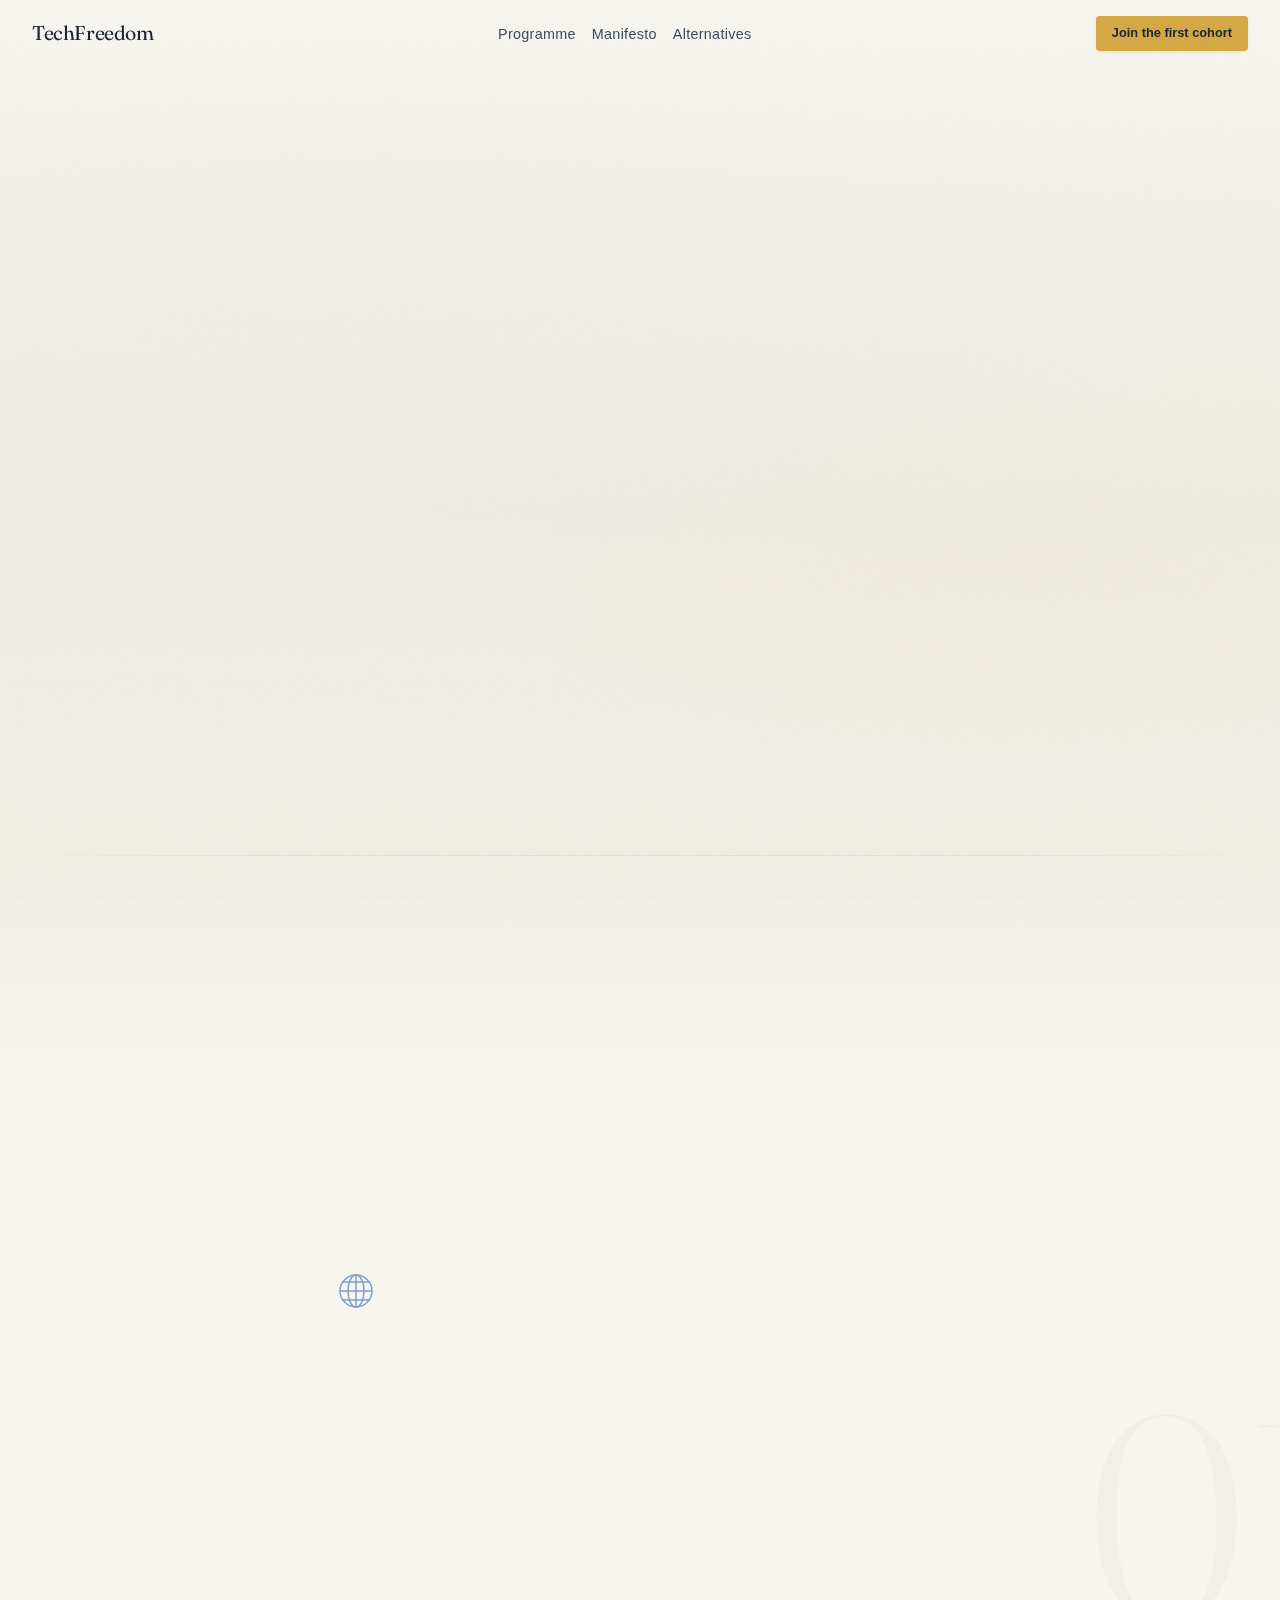
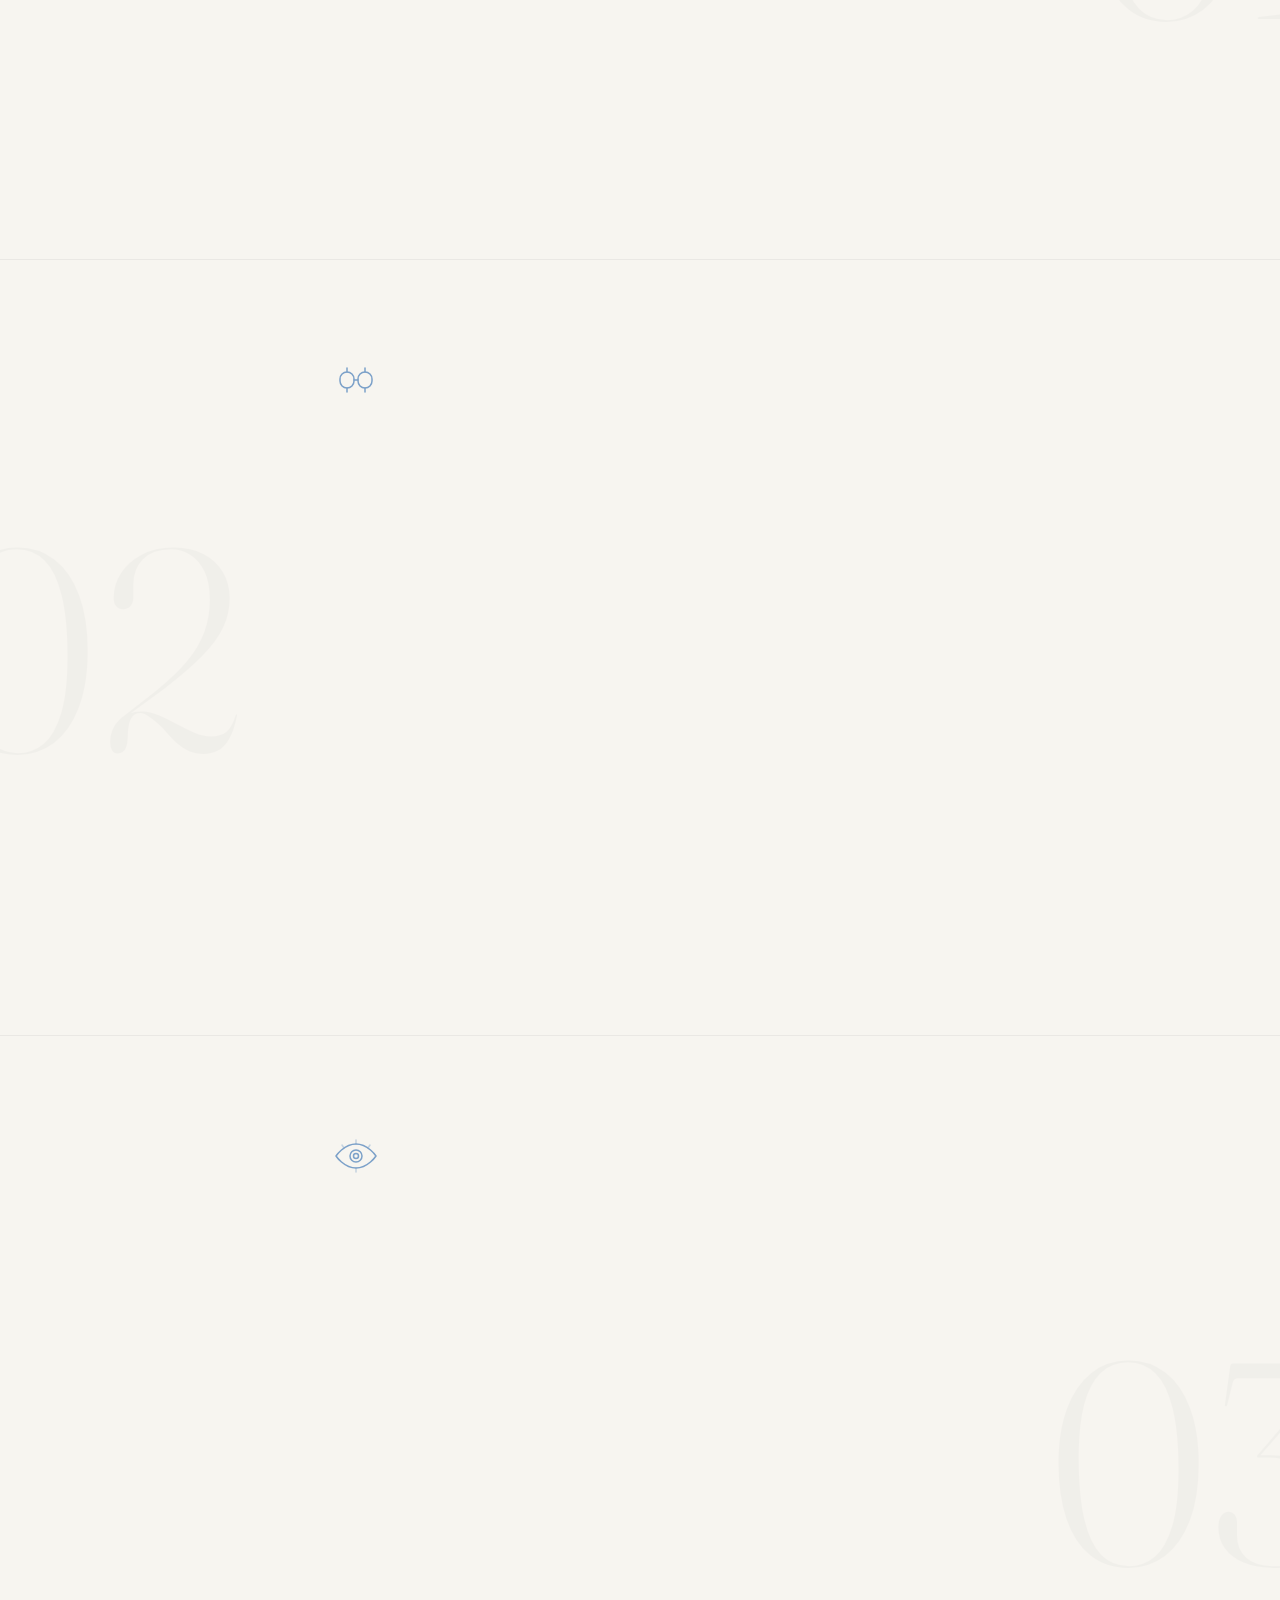
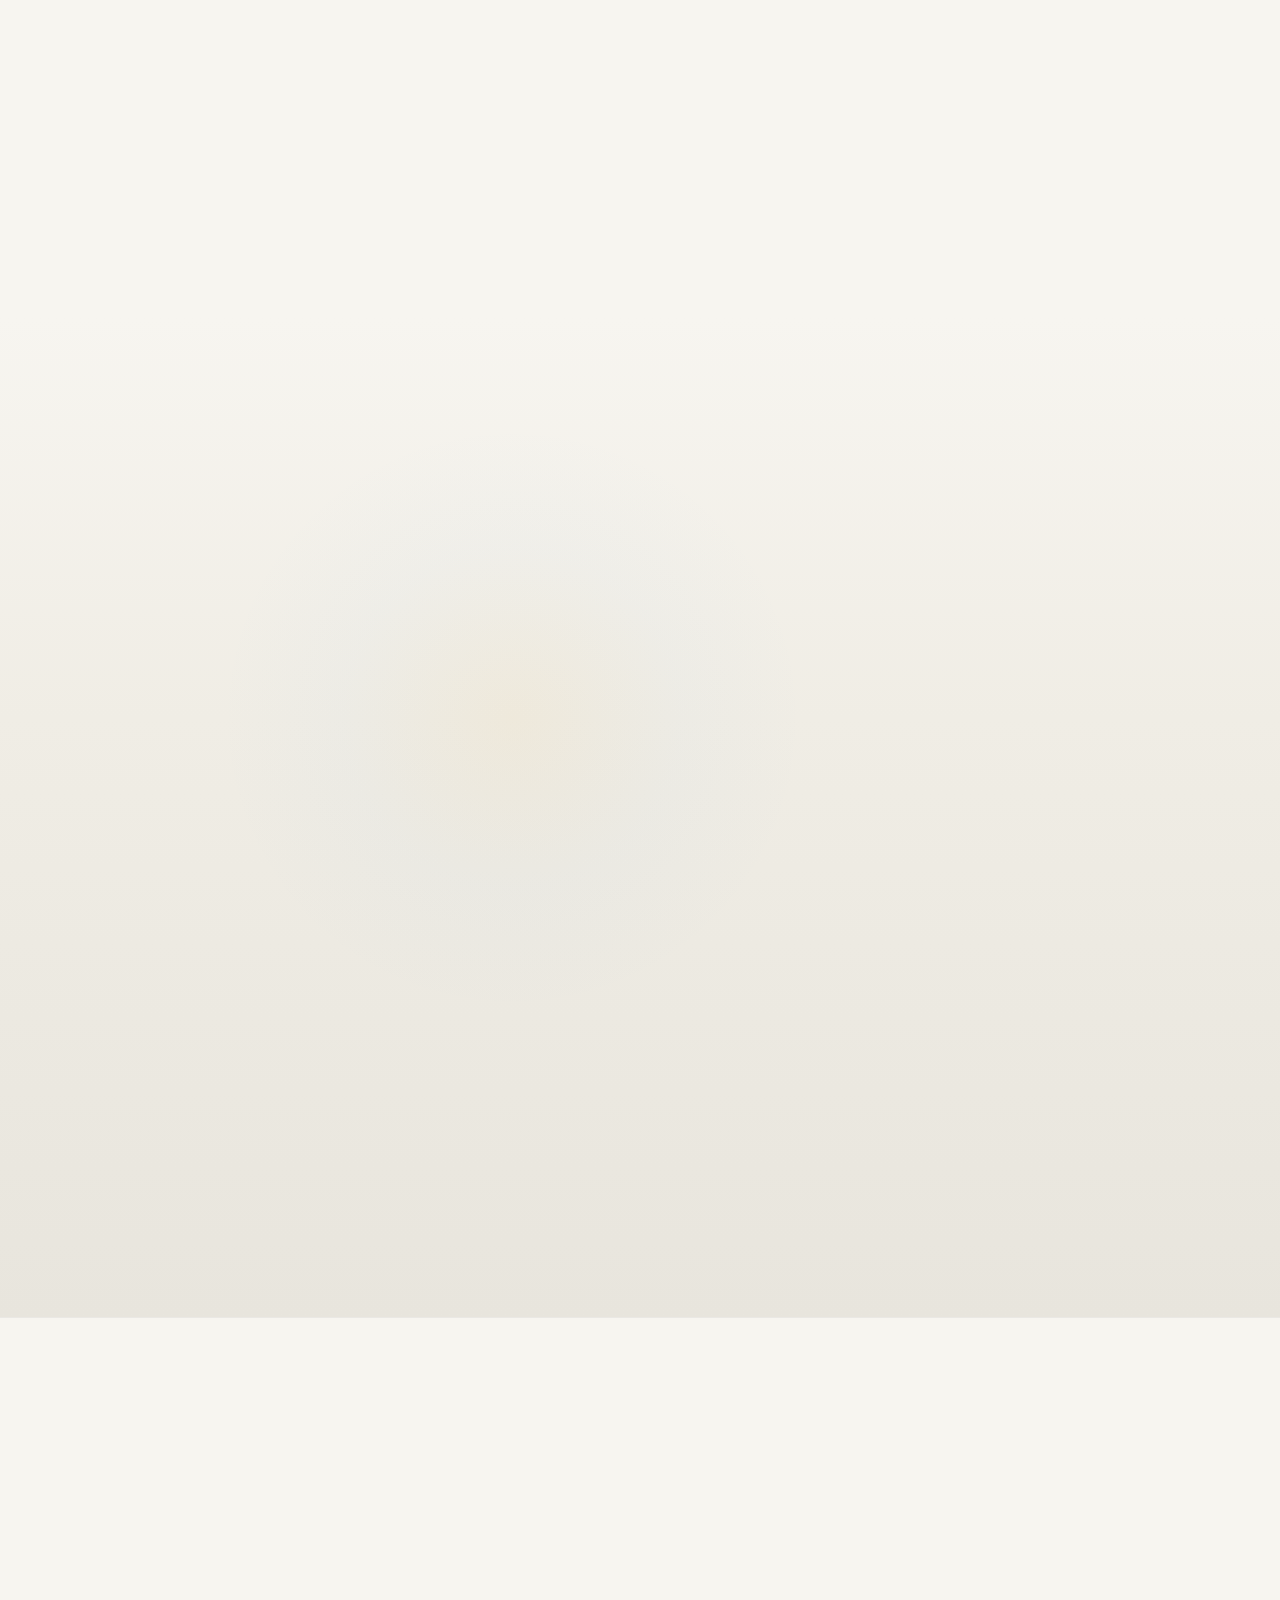
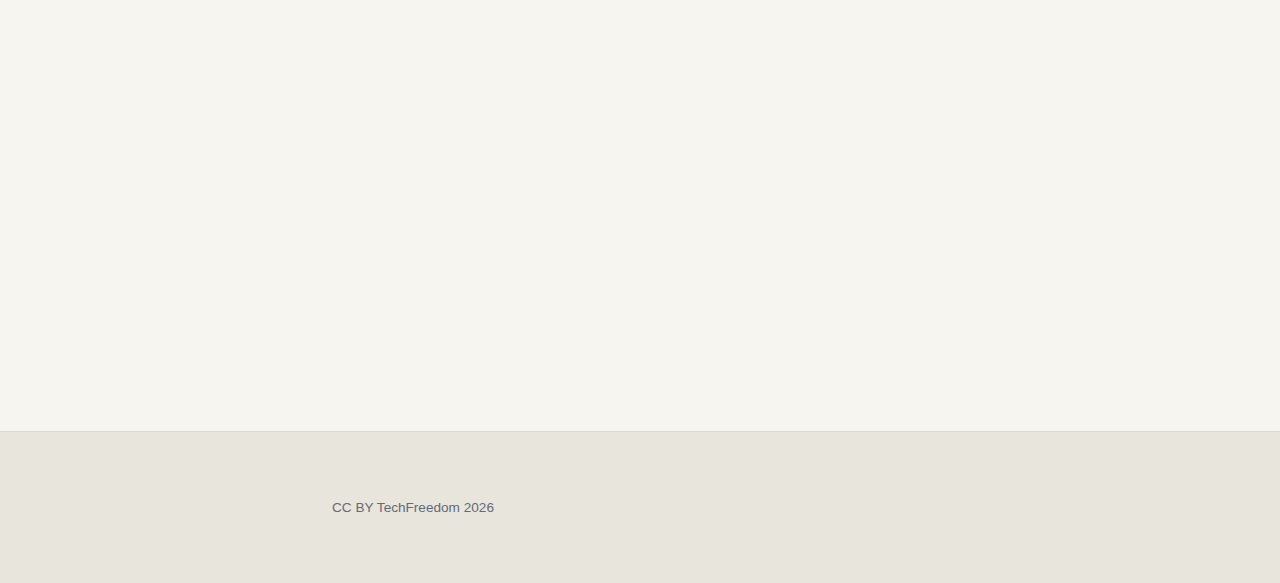
<file: index.html>
<!DOCTYPE html>
<html lang="en-GB">
<head>
    <meta charset="UTF-8">
    <meta name="viewport" content="width=device-width, initial-scale=1.0">
    <title>TechFreedom — A clearer forecast for your organisation's digital future</title>
    <meta name="description" content="TechFreedom helps organisations understand their technology dependencies and start making deliberate choices.">
    <link rel="canonical" href="https://techfreedom.eu/">
    <!-- Open Graph -->
    <meta property="og:type" content="website">
    <meta property="og:url" content="https://techfreedom.eu/">
    <meta property="og:title" content="TechFreedom — A clearer forecast for your organisation's digital future">
    <meta property="og:description" content="TechFreedom helps organisations understand their technology dependencies and start making deliberate choices.">
    <meta property="og:image" content="https://techfreedom.eu/og-image.png">
    <meta property="og:image:width" content="1200">
    <meta property="og:image:height" content="630">
    <meta property="og:locale" content="en_GB">
    <meta property="og:site_name" content="TechFreedom">
    <!-- Twitter Card -->
    <meta name="twitter:card" content="summary_large_image">
    <meta name="twitter:title" content="TechFreedom — A clearer forecast for your organisation's digital future">
    <meta name="twitter:description" content="TechFreedom helps organisations understand their technology dependencies and make deliberate choices.">
    <meta name="twitter:image" content="https://techfreedom.eu/og-image.png">
    <!-- Structured Data -->
    <script type="application/ld+json">
    {
        "@context": "https://schema.org",
        "@type": "Organization",
        "name": "TechFreedom",
        "url": "https://techfreedom.eu",
        "description": "TechFreedom helps organisations understand their technology dependencies and start making deliberate choices.",
        "foundingDate": "2026",
        "founder": [
            {
                "@type": "Person",
                "name": "Tom Watson",
                "url": "https://tomcw.xyz"
            },
            {
                "@type": "Person",
                "name": "Doug Belshaw",
                "url": "https://dougbelshaw.com"
            }
        ],
        "areaServed": {
            "@type": "Country",
            "name": "United Kingdom"
        },
        "knowsAbout": ["digital sovereignty", "data jurisdiction", "business continuity", "surveillance", "open technology", "Social Purpose"]
    }
    </script>
    <link rel="icon" type="image/svg+xml" href="data:image/svg+xml,%3Csvg xmlns='http://www.w3.org/2000/svg' viewBox='0 0 32 32'%3E%3Crect width='32' height='32' rx='6' fill='%231A2332'/%3E%3Ctext x='16' y='24' font-family='Georgia,serif' font-size='22' font-weight='400' fill='%23F7F5F0' text-anchor='middle'%3ETf%3C/text%3E%3C/svg%3E">
    <script defer data-domain="techfreedom.eu" src="https://plausible.io/js/script.js"></script>
    <!-- Privacy-friendly fonts (Bunny Fonts) -->
<link rel="preconnect" href="https://fonts.bunny.net">
<link href="https://fonts.bunny.net/css?family=dm-sans:400,400i,500,500i,700,700i&display=swap" rel="stylesheet" />
<link href="https://fonts.bunny.net/css?family=fraunces:300,300i,400,400i,500,500i,600,600i,700,700i,800,800i&display=swap" rel="stylesheet" />
    <link rel="stylesheet" href="css/shared.css">
    <style>
        /* ========================================
           LANDING PAGE STYLES
           ======================================== */

        @media (prefers-reduced-motion: reduce) {
            .hero-title .word {
                opacity: 1 !important;
                transform: none !important;
                filter: none !important;
                animation: none !important;
            }
            .hero-tagline, .hero-intro {
                opacity: 1 !important;
                transform: none !important;
                animation: none !important;
            }
            .scroll-hint {
                animation: none !important;
            }
        }

        /* ========================================
           HERO
           ======================================== */
        .hero {
            position: relative;
            min-height: 80vh;
            min-height: 80svh;
            display: flex;
            flex-direction: column;
            justify-content: flex-end;
            padding: calc(60px + var(--space-l)) 0 var(--space-2xl) 0;
            overflow: hidden;
        }

        .hero::before {
            content: '';
            position: absolute;
            top: 0;
            left: 0;
            right: 0;
            bottom: 0;
            background:
                radial-gradient(ellipse 120% 80% at 30% 20%, rgba(74, 144, 217, 0.06) 0%, transparent 60%),
                radial-gradient(ellipse 100% 60% at 80% 60%, rgba(212, 168, 67, 0.04) 0%, transparent 50%),
                linear-gradient(180deg, var(--bg-primary) 0%, var(--bg-warm) 100%);
            z-index: 0;
        }

        .hero-fog {
            position: absolute;
            top: 0;
            left: 0;
            right: 0;
            bottom: 0;
            background: linear-gradient(
                180deg,
                rgba(247, 245, 240, 0.95) 0%,
                rgba(240, 237, 229, 0.7) 30%,
                rgba(232, 229, 221, 0.4) 60%,
                transparent 100%
            );
            z-index: 1;
            animation: fogClear 2.5s cubic-bezier(0.23, 1, 0.32, 1) 0.3s forwards;
        }

        @keyframes fogClear {
            0% { opacity: 1; }
            100% { opacity: 0; }
        }

        .hero-atmosphere {
            position: absolute;
            top: 0;
            left: 0;
            right: 0;
            bottom: 0;
            z-index: 1;
            pointer-events: none;
            overflow: hidden;
        }

        .hero-cloud {
            position: absolute;
            opacity: 0;
            animation: cloudReveal 3s cubic-bezier(0.23, 1, 0.32, 1) forwards;
        }

        .hero-cloud--1 {
            top: 8%;
            right: -5%;
            width: clamp(300px, 40vw, 600px);
            animation-delay: 0.8s;
            color: rgba(74, 143, 217, 0.216);
        }

        .hero-cloud--2 {
            top: 22%;
            left: -8%;
            width: clamp(250px, 35vw, 500px);
            animation-delay: 1.2s;
            color: rgba(212, 168, 67, 0.241);
        }

        .hero-cloud--3 {
            bottom: 28%;
            right: 8%;
            width: clamp(180px, 22vw, 350px);
            animation-delay: 1.6s;
            color: rgba(74, 143, 217, 0.192);
        }

        .hero-rays {
            position: absolute;
            top: -10%;
            right: -5%;
            width: clamp(400px, 50vw, 800px);
            height: clamp(400px, 50vw, 800px);
            opacity: 0;
            animation: raysReveal 4s cubic-bezier(0.23, 1, 0.32, 1) 1.5s forwards;
            color: rgba(212, 168, 67, 0.26);
        }

        @keyframes cloudReveal {
            0% { opacity: 0; transform: translateX(30px); }
            100% { opacity: 0.85; transform: translateX(0); }
        }

        @keyframes raysReveal {
            0% { opacity: 0; }
            100% { opacity: 0.8; }
        }

        .hero-cloud--1 { animation: cloudReveal 3s cubic-bezier(0.23, 1, 0.32, 1) 0.8s forwards, cloudDrift1 20s ease-in-out 3.8s infinite; }
        .hero-cloud--2 { animation: cloudReveal 3s cubic-bezier(0.23, 1, 0.32, 1) 1.2s forwards, cloudDrift2 25s ease-in-out 4.2s infinite; }
        .hero-cloud--3 { animation: cloudReveal 3s cubic-bezier(0.23, 1, 0.32, 1) 1.6s forwards, cloudDrift3 22s ease-in-out 4.6s infinite; }

        @keyframes cloudDrift1 {
            0%, 100% { transform: translateX(0); }
            50% { transform: translateX(15px); }
        }
        @keyframes cloudDrift2 {
            0%, 100% { transform: translateX(0); }
            50% { transform: translateX(-12px); }
        }
        @keyframes cloudDrift3 {
            0%, 100% { transform: translateX(0); }
            50% { transform: translateX(10px); }
        }

        @media (max-width: 768px) {
            .hero-cloud, .hero-rays {
                display: none;
            }
        }

        @media (prefers-reduced-motion: reduce) {
            .hero-cloud, .hero-rays {
                opacity: 1 !important;
                animation: none !important;
                transform: none !important;
            }
            .hero-fog {
                animation: none !important;
                opacity: 0 !important;
            }
        }

        .hero-horizon {
            position: absolute;
            bottom: 0;
            left: 0;
            right: 0;
            height: 1px;
            background: linear-gradient(
                90deg,
                transparent 0%,
                var(--horizon) 20%,
                var(--horizon) 80%,
                transparent 100%
            );
            z-index: 2;
        }

        .hero .section-inner {
            position: relative;
            z-index: 2;
        }

        .hero-eyebrow {
            font-family: var(--font-body);
            font-size: clamp(0.7rem, 0.65rem + 0.25vw, 0.8rem);
            font-weight: 500;
            letter-spacing: 0.2em;
            text-transform: uppercase;
            color: var(--text-muted);
            margin-bottom: var(--space-m);
        }

        .hero-title {
            margin-bottom: var(--space-s);
        }

        .hero-title .word {
            display: inline-block;
            opacity: 0;
            transform: translateY(50px);
            filter: blur(10px);
            animation: wordReveal 1.2s cubic-bezier(0.23, 1, 0.32, 1) forwards;
        }

        .hero-title .word:nth-child(1) { animation-delay: 0.5s; }
        .hero-title .word:nth-child(2) { animation-delay: 0.7s; }

        @keyframes wordReveal {
            0% {
                opacity: 0;
                transform: translateY(50px);
                filter: blur(10px);
            }
            100% {
                opacity: 1;
                transform: translateY(0);
                filter: blur(0);
            }
        }

        .hero-tagline {
            font-family: var(--font-display);
            font-size: clamp(1.25rem, 1rem + 1.25vw, 1.75rem);
            font-weight: 300;
            font-style: italic;
            color: var(--accent-sky);
            margin-bottom: var(--space-l);
            opacity: 0;
            animation: fadeUp 1s cubic-bezier(0.23, 1, 0.32, 1) 1.1s forwards;
            font-variation-settings: 'opsz' 48;
        }

        .hero-cta {
            display: none;
            font-size: 0.9rem;
            font-weight: 600;
            color: var(--text-primary);
            text-decoration: none;
            padding: 0.65em 1.5em;
            background: var(--accent-amber);
            border-radius: 4px;
            white-space: nowrap;
            box-shadow: 0 1px 3px rgba(212, 168, 67, 0.2);
            opacity: 0;
            animation: fadeUp 1s cubic-bezier(0.23, 1, 0.32, 1) 1.2s forwards;
            margin-bottom: var(--space-m);
        }

        .hero-cta:hover {
            color: var(--text-primary);
            transform: translateY(-1px);
            box-shadow: 0 3px 12px rgba(212, 168, 67, 0.3);
        }

        .hero-intro {
            color: var(--text-secondary);
            font-size: clamp(1rem, 0.95rem + 0.25vw, 1.125rem);
            line-height: 1.8;
        }

        .hero-intro p {
            opacity: 0;
            animation: fadeUp 1s cubic-bezier(0.23, 1, 0.32, 1) forwards;
        }

        .hero-intro p:first-child {
            animation-delay: 1.4s;
            margin-bottom: 1em;
        }

        .hero-intro p:last-child {
            animation-delay: 1.6s;
        }

        @keyframes fadeUp {
            0% {
                opacity: 0;
                transform: translateY(24px);
            }
            100% {
                opacity: 1;
                transform: translateY(0);
            }
        }

        .scroll-hint {
            position: absolute;
            bottom: var(--space-l);
            left: 50%;
            transform: translateX(-50%);
            z-index: 3;
            display: flex;
            flex-direction: column;
            align-items: center;
            gap: 0.5rem;
            opacity: 0;
            animation: fadeUp 1s cubic-bezier(0.23, 1, 0.32, 1) 2s forwards;
        }

        .scroll-hint-text {
            font-size: 0.7rem;
            font-weight: 500;
            letter-spacing: 0.15em;
            text-transform: uppercase;
            color: var(--text-muted);
        }

        .scroll-hint-line {
            width: 1px;
            height: 32px;
            background: linear-gradient(180deg, var(--text-muted), transparent);
            animation: scrollPulse 2s ease-in-out infinite 2.5s;
        }

        @keyframes scrollPulse {
            0%, 100% { opacity: 0.4; transform: scaleY(1); }
            50% { opacity: 1; transform: scaleY(1.3); transform-origin: top; }
        }

        /* ========================================
           TRANSITION SECTION
           ======================================== */
        .transition-section {
            position: relative;
            padding: var(--space-l) 0 var(--space-m) 0;
            background: linear-gradient(180deg, var(--bg-warm) 0%, var(--bg-primary) 100%);
        }

        .transition-section h2 {
            color: var(--text-primary);
            margin-bottom: var(--space-m);
        }

        .transition-section p {
            color: var(--text-secondary);
            line-height: 1.85;
        }

        /* ========================================
           PILLARS
           ======================================== */
        .pillars {
            position: relative;
            padding: var(--space-m) 0;
            list-style: none;
        }

        .pillar {
            position: relative;
            padding: var(--space-l) 0;
            overflow: hidden;
        }

        .pillar + .pillar {
            border-top: 1px solid var(--horizon);
        }

        .pillar-bg-number {
            position: absolute;
            top: 50%;
            right: -5%;
            transform: translateY(-50%);
            font-family: var(--font-display);
            font-size: clamp(12rem, 10rem + 10vw, 22rem);
            font-weight: 300;
            color: var(--text-primary);
            opacity: 0.025;
            line-height: 1;
            pointer-events: none;
            user-select: none;
            font-variation-settings: 'opsz' 144;
        }

        .pillar:nth-child(2) .pillar-bg-number {
            right: auto;
            left: -5%;
        }

        .pillar-icon {
            width: 48px;
            height: 48px;
            margin-bottom: var(--space-s);
            color: var(--accent-sky);
            opacity: 0.6;
        }

        .pillar-icon svg {
            width: 100%;
            height: 100%;
        }

        .pillar-number {
            font-family: var(--font-body);
            font-size: clamp(0.7rem, 0.65rem + 0.25vw, 0.8rem);
            font-weight: 500;
            letter-spacing: 0.15em;
            text-transform: uppercase;
            color: var(--accent-sky);
            margin-bottom: var(--space-s);
            display: flex;
            align-items: center;
            gap: var(--space-s);
        }

        .pillar-number::before {
            content: '';
            display: block;
            width: 32px;
            height: 1px;
            background: var(--accent-sky);
            opacity: 0.5;
        }

        .pillar h3 {
            color: var(--text-primary);
            margin-bottom: var(--space-m);
            font-weight: 350;
        }

        .pillar-problem {
            color: var(--text-secondary);
            margin-bottom: var(--space-m);
            line-height: 1.8;
        }

        .pillar-approach {
            position: relative;
            padding: var(--space-m);
            padding-left: calc(var(--space-m) + 4px);
            color: var(--text-primary);
            font-weight: 400;
            line-height: 1.8;
            background: var(--bg-approach);
            border-radius: 0 6px 6px 0;
        }

        .pillar-approach::before {
            content: '';
            position: absolute;
            left: 0;
            top: 0;
            bottom: 0;
            width: 3px;
            background: linear-gradient(
                180deg,
                var(--accent-amber) 0%,
                rgba(212, 168, 67, 0.3) 100%
            );
            border-radius: 2px;
        }

        .pillar-approach-label {
            display: block;
            font-family: var(--font-display);
            font-size: 0.8rem;
            font-weight: 500;
            font-style: italic;
            color: var(--accent-amber);
            margin-bottom: var(--space-xs);
            letter-spacing: 0.05em;
            font-variation-settings: 'opsz' 24;
        }

        /* ========================================
           CLOSING + CTA
           ======================================== */
        .closing {
            position: relative;
            padding: var(--space-xl) 0;
            text-align: left;
            background: linear-gradient(
                180deg,
                var(--bg-primary) 0%,
                var(--bg-warm) 40%,
                var(--bg-mist) 100%
            );
        }

        .closing::before {
            content: '';
            position: absolute;
            top: 40%;
            left: 40%;
            transform: translate(-50%, -50%);
            width: 600px;
            height: 600px;
            background: radial-gradient(
                circle,
                rgba(212, 168, 67, 0.06) 0%,
                rgba(74, 144, 217, 0.02) 40%,
                transparent 70%
            );
            pointer-events: none;
        }

        .closing .section-inner {
            position: relative;
        }

        .closing h2 {
            margin-bottom: var(--space-m);
        }

        .closing-body {
            color: var(--text-secondary);
            line-height: 1.85;
            margin-bottom: var(--space-l);
        }

        .cta-area {
            margin-top: var(--space-m);
            padding: var(--space-l);
            background: linear-gradient(135deg, rgba(247, 245, 240, 0.8) 0%, rgba(255,255,255,0.6) 100%);
            border: 1px solid rgba(26, 35, 50, 0.06);
            border-radius: 8px;
            max-width: 780px;
        }

        .cta-heading {
            font-family: var(--font-display);
            font-size: clamp(1.1rem, 1rem + 0.5vw, 1.35rem);
            font-weight: 400;
            font-style: italic;
            color: var(--text-primary);
            margin-bottom: var(--space-xs);
            font-variation-settings: 'opsz' 36;
        }

        .cta-subtext {
            display: block;
            font-size: 0.9rem;
            color: var(--text-muted);
            margin-bottom: var(--space-m);
            line-height: 1.6;
        }

        .drift-form-wrapper {
            width: 100%;
        }

        .drift-form-wrapper iframe {
            width: 100% !important;
            max-width: 100% !important;
            height: 250px !important;
            border: none !important;
            scrollbar-width: none;
            overflow: hidden;
        }

        .drift-form-wrapper iframe::-webkit-scrollbar {
            display: none;
        }

        @keyframes gentlePulse {
            0%, 100% {
                box-shadow: 0 1px 3px rgba(212, 168, 67, 0.2);
            }
            50% {
                box-shadow:
                    0 2px 8px rgba(212, 168, 67, 0.25),
                    0 0 20px rgba(212, 168, 67, 0.12);
            }
        }


        /* ========================================
           TEAM SECTION
           ======================================== */
        .team {
            position: relative;
            padding: var(--space-xl) 0;
            background: var(--bg-primary);
            border-top: 1px solid var(--horizon);
        }

        .team h2 {
            margin-bottom: var(--space-xs);
        }

        .team-intro {
            color: var(--text-muted);
            font-size: 0.95rem;
            margin-bottom: var(--space-l);
            line-height: 1.7;
        }

        .team-grid {
            display: grid;
            grid-template-columns: 1fr 1fr;
            gap: var(--space-l);
        }

        .team-member {
            display: flex;
            flex-direction: column;
        }

        .team-avatar {
            width: 80px;
            height: 80px;
            border-radius: 50%;
            overflow: hidden;
            margin-bottom: var(--space-m);
            background: var(--bg-warm);
            border: 1px solid var(--horizon);
            display: flex;
            align-items: center;
            justify-content: center;
            flex-shrink: 0;
        }

        .team-avatar-initial {
            font-family: var(--font-display);
            font-size: 1.75rem;
            font-weight: 400;
            color: var(--text-secondary);
            font-variation-settings: 'opsz' 72;
            line-height: 1;
            user-select: none;
        }

        .team-avatar img {
            width: 100%;
            height: 100%;
            object-fit: cover;
        }

        .team-name {
            font-family: var(--font-display);
            font-size: clamp(1.1rem, 1rem + 0.5vw, 1.3rem);
            font-weight: 400;
            color: var(--text-primary);
            margin-bottom: var(--space-xs);
            font-variation-settings: 'opsz' 36;
        }

        .team-name a {
            color: inherit;
            text-decoration: none;
            transition: color 0.3s ease;
        }

        .team-name a:hover {
            color: var(--accent-sky);
        }

        .team-bio {
            color: var(--text-secondary);
            font-size: 0.9rem;
            line-height: 1.7;
            max-width: 45ch;
        }

        .team-link {
            display: inline-flex;
            align-items: center;
            gap: 0.35em;
            margin-top: var(--space-s);
            font-size: 0.85rem;
            font-weight: 500;
            color: var(--accent-sky);
            text-decoration: none;
            letter-spacing: 0.02em;
            transition: color 0.3s ease, gap 0.3s ease;
        }

        .team-link:hover {
            color: var(--accent-amber);
            gap: 0.5em;
        }

        .team-link svg {
            width: 0.85em;
            height: 0.85em;
        }

        @media (max-width: 600px) {
            .team-grid {
                grid-template-columns: 1fr;
                gap: var(--space-m);
            }
        }

        /* ========================================
           RESPONSIVE (page-specific)
           ======================================== */
        @media (max-width: 768px) {
            .hero {
                min-height: auto;
                padding-top: calc(60px + var(--space-m));
                padding-bottom: var(--space-l);
            }

            .hero-cta {
                display: inline-block;
            }

            .pillar {
                padding: var(--space-l) 0;
            }

            .pillar-bg-number {
                font-size: 10rem;
                right: -10%;
            }

            .pillar:nth-child(2) .pillar-bg-number {
                left: -10%;
            }


            .cta-area {
                padding: var(--space-m);
            }

            .scroll-hint {
                display: none;
            }
        }

        @media (max-width: 480px) {
            .hero-title {
                font-size: clamp(2.5rem, 10vw, 3.5rem);
            }

            .hero-eyebrow {
                font-size: 0.65rem;
            }

            .pillar-approach {
                padding: var(--space-s);
                padding-left: calc(var(--space-s) + 4px);
            }

            .pillar-bg-number {
                display: none;
            }
        }

        @media (min-width: 1024px) {
            .pillar .section-inner {
                display: grid;
                grid-template-columns: 200px 1fr;
                gap: 0 var(--space-l);
                align-items: start;
            }

            .pillar-icon {
                grid-column: 1;
                grid-row: 1;
            }

            .pillar-number {
                grid-column: 1;
                grid-row: 2;
                flex-direction: column;
                align-items: flex-start;
                padding-top: 0;
            }

            .pillar-number::before {
                width: 1px;
                height: 24px;
            }

            .pillar h3 {
                grid-column: 2;
                grid-row: 1 / 3;
                align-self: center;
            }

            .pillar-problem {
                grid-column: 2;
            }

            .pillar-approach {
                grid-column: 2;
            }
        }

        /* Endorsement */
        .endorsement {
            margin: clamp(2rem, 5vw, 4rem) 0;
        }

        .endorsement-card {
            border-left: 3px solid var(--accent-blue);
            padding: clamp(1.5rem, 4vw, 2rem);
            background: rgba(247, 245, 240, 0.4);
            border-radius: 8px;
        }

        .endorsement-quote {
            margin: 0 0 1.5rem 0;
            font-size: clamp(1.25rem, 3vw, 1.5rem);
            line-height: 1.4;
            font-style: italic;
            font-family: 'Fraunces', Georgia, serif;
            color: #1a2332;
        }

        .endorsement-quote p {
            margin: 0;
        }

        .endorsement-author {
            display: flex;
            gap: 1rem;
            align-items: center;
        }

        .endorsement-photo {
            width: 64px;
            height: 64px;
            border-radius: 50%;
            object-fit: cover;
            flex-shrink: 0;
        }

        .endorsement-info {
            min-width: 0;
        }

        .endorsement-name {
            margin: 0;
            font-weight: 600;
            color: #1a2332;
            font-size: 0.95rem;
        }

        .endorsement-title {
            margin: 0.25rem 0 0 0;
            color: var(--text-secondary);
            font-size: 0.875rem;
            line-height: 1.3;
        }

        /* Nav CTA inline styles (prevents cache issues with shared.css) */
        .nav-cta {
            font-size: 0.8rem;
            font-weight: 600;
            color: var(--text-primary);
            text-decoration: none;
            padding: 0.5em 1.25em;
            background: var(--accent-amber);
            border-radius: 4px;
            white-space: nowrap;
            box-shadow: 0 1px 3px rgba(212, 168, 67, 0.2);
        }
        .nav-cta:hover {
            color: var(--text-primary);
            transform: translateY(-1px);
            box-shadow: 0 3px 12px rgba(212, 168, 67, 0.3);
        }
    </style>
</head>
<body>

    <a class="skip-link" href="#main-content">Skip to main content</a>

    <nav class="site-nav" aria-label="Main navigation">
        <a href="/" class="nav-wordmark" aria-current="page"><svg class="nav-icon" aria-hidden="true" width="32" height="32" viewBox="0 0 32 32"><rect width="32" height="32" rx="6" fill="#1A2332"/><text x="16" y="24" font-family="Georgia,serif" font-size="22" font-weight="400" fill="#F7F5F0" text-anchor="middle">Tf</text></svg><span class="nav-wordmark-text">TechFreedom</span></a>
        <ul class="nav-links">
            <li><a href="/programme/">Programme</a></li>
            <li><a href="/manifesto/">Manifesto</a></li>
            <li><a href="/alternatives/">Alternatives</a></li>
        </ul>
        <a href="/programme/#signup-cta" class="nav-cta">Join the first cohort</a>
    </nav>

    <!-- ============ HERO ============ -->
    <header class="hero">
        <div class="hero-fog" aria-hidden="true"></div>
        <div class="hero-horizon" aria-hidden="true"></div>

        <div class="hero-atmosphere" aria-hidden="true">
            <svg class="hero-cloud hero-cloud--1" viewBox="0 0 600 200" fill="none" xmlns="http://www.w3.org/2000/svg" focusable="false">
                <path d="M50 160C50 160 80 40 200 60C320 80 280 20 400 40C520 60 560 120 540 160C520 200 100 200 50 160Z" fill="currentColor"/>
                <path d="M120 170C120 170 140 80 240 95C340 110 310 65 400 80C490 95 520 140 505 170C490 200 150 195 120 170Z" fill="currentColor" opacity="0.5"/>
            </svg>
            <svg class="hero-cloud hero-cloud--2" viewBox="0 0 500 180" fill="none" xmlns="http://www.w3.org/2000/svg" focusable="false">
                <path d="M30 140C30 140 60 30 180 50C300 70 260 15 360 35C460 55 490 110 470 140C450 170 70 175 30 140Z" fill="currentColor"/>
            </svg>
            <svg class="hero-cloud hero-cloud--3" viewBox="0 0 400 150" fill="none" xmlns="http://www.w3.org/2000/svg" focusable="false">
                <path d="M20 120C20 120 45 25 140 40C235 55 210 10 290 28C370 46 395 90 380 120C365 150 50 148 20 120Z" fill="currentColor"/>
            </svg>
            <svg class="hero-rays" viewBox="0 0 800 800" fill="none" xmlns="http://www.w3.org/2000/svg" focusable="false">
                <path d="M800 0L400 800L350 800L800 50Z" fill="currentColor" opacity="0.6"/>
                <path d="M800 80L500 800L450 800L800 130Z" fill="currentColor" opacity="0.4"/>
                <path d="M800 180L580 800L530 800L800 230Z" fill="currentColor" opacity="0.3"/>
                <path d="M700 0L300 800L260 800L700 30Z" fill="currentColor" opacity="0.2"/>
            </svg>
        </div>

        <div class="section-inner">
            <h1 class="hero-title" aria-label="TechFreedom">
                <span class="word" aria-hidden="true">TechFreedom</span>
            </h1>
            <p class="hero-tagline">A clearer forecast for your organisation's digital future.</p>
            <a href="#signup-cta" class="hero-cta">Join the first cohort</a>
            <div class="hero-intro">
                <p>Most organisations can't see what's gathering overhead. You depend on platforms that set the terms, change their rules without warning, and leave you exposed when conditions change.</p>
                <p>TechFreedom is a three-session programme for social purpose organisations who want to understand their technology risks and do something about them. Working as a small cohort, you'll audit the tools you rely on, explore practical alternatives, and leave with a plan for reducing your dependency on Big Tech.</p>
            </div>
        </div>

        <div class="scroll-hint" aria-hidden="true">
            <span class="scroll-hint-text">Scroll</span>
            <span class="scroll-hint-line"></span>
        </div>
    </header>

    <main id="main-content" tabindex="-1">
        <!-- ============ TRANSITION ============ -->
        <section class="transition-section" aria-labelledby="transition-heading">
            <div class="section-inner">
                <h2 id="transition-heading" class="reveal">Where the pressure builds</h2>
                <p class="reveal reveal-delay-1">
                    Dependency on Big Tech isn't abstract; it shows up in specific, concrete ways. The programme examines your technology through three telling lenses, each revealing a different kind of exposure.
                </p>
            </div>
        </section>

        <!-- ============ PILLARS ============ -->
        <ol class="pillars" role="list">

            <!-- Pillar 1: Jurisdiction -->
            <li class="pillar" aria-labelledby="pillar-jurisdiction">
                <span class="pillar-bg-number" aria-hidden="true">01</span>
                <div class="section-inner">
                    <div class="pillar-icon reveal" aria-hidden="true">
                        <svg viewBox="0 0 48 48" fill="none" stroke="currentColor" stroke-width="1.5" stroke-linecap="round" stroke-linejoin="round" focusable="false">
                            <circle cx="24" cy="24" r="16"/>
                            <ellipse cx="24" cy="24" rx="8" ry="16"/>
                            <path d="M8 24h32"/>
                            <path d="M10.5 15h27"/>
                            <path d="M10.5 33h27"/>
                            <path d="M24 8v32"/>
                        </svg>
                    </div>
                    <div class="pillar-number reveal reveal-delay-1">
                        <span>01 — Jurisdiction</span>
                    </div>
                    <h3 id="pillar-jurisdiction" class="reveal reveal-delay-2">Where does your data actually live?</h3>
                    <p class="pillar-problem reveal reveal-delay-2">
                        Under whose laws? If your organisation stores sensitive data with a
                        US-headquartered provider, it may be subject to access requests under
                        US law regardless of where the servers are physically located.
                    </p>
                    <div class="pillar-approach reveal reveal-delay-3">
                        <span class="pillar-approach-label">The TechFreedom approach</span>
                        <p>
                            We help you map your data flows, understand jurisdictional exposure,
                            and identify where sovereignty matters most for your organisation.
                        </p>
                    </div>
                </div>
            </li>

            <!-- Pillar 2: Business Continuity -->
            <li class="pillar" aria-labelledby="pillar-continuity">
                <span class="pillar-bg-number" aria-hidden="true">02</span>
                <div class="section-inner">
                    <div class="pillar-icon reveal" aria-hidden="true">
                        <svg viewBox="0 0 48 48" fill="none" stroke="currentColor" stroke-width="1.5" stroke-linecap="round" stroke-linejoin="round" focusable="false">
                            <rect x="8" y="16" width="14" height="16" rx="7"/>
                            <rect x="26" y="16" width="14" height="16" rx="7"/>
                            <path d="M22 24h4"/>
                            <path d="M15 12v4"/>
                            <path d="M33 12v4"/>
                            <path d="M15 32v4"/>
                            <path d="M33 32v4"/>
                        </svg>
                    </div>
                    <div class="pillar-number reveal reveal-delay-1">
                        <span>02 — Business Continuity</span>
                    </div>
                    <h3 id="pillar-continuity" class="reveal reveal-delay-2">What happens when a platform changes the rules?</h3>
                    <p class="pillar-problem reveal reveal-delay-2">
                        If you depend on a single provider, you are vulnerable. They can change their prices, alter their terms, or lock you out. If that happens, your organisation stops working.
                    </p>
                    <div class="pillar-approach reveal reveal-delay-3">
                        <span class="pillar-approach-label">The TechFreedom approach</span>
                        <p>
                            We teach you to create systems that you own and control. You will learn how to set up backups and alternatives so that if one service fails, you can keep going, building a realistic roadmap for reducing single points of failure.
                        </p>
                    </div>
                </div>
            </li>

            <!-- Pillar 3: Surveillance -->
            <li class="pillar" aria-labelledby="pillar-surveillance">
                <span class="pillar-bg-number" aria-hidden="true">03</span>
                <div class="section-inner">
                    <div class="pillar-icon reveal" aria-hidden="true">
                        <svg viewBox="0 0 48 48" fill="none" stroke="currentColor" stroke-width="1.5" stroke-linecap="round" stroke-linejoin="round" focusable="false">
                            <path d="M4 24C4 24 12 12 24 12C36 12 44 24 44 24C44 24 36 36 24 36C12 36 4 24 4 24Z"/>
                            <circle cx="24" cy="24" r="6"/>
                            <circle cx="24" cy="24" r="2.5"/>
                            <path d="M24 12v-4" opacity="0.4"/>
                            <path d="M24 40v-4" opacity="0.4"/>
                            <path d="M12 16l-2-3" opacity="0.4"/>
                            <path d="M36 16l2-3" opacity="0.4"/>
                        </svg>
                    </div>
                    <div class="pillar-number reveal reveal-delay-1">
                        <span>03 — Surveillance</span>
                    </div>
                    <h3 id="pillar-surveillance" class="reveal reveal-delay-2">How much does your tech stack know about you?</h3>
                    <p class="pillar-problem reveal reveal-delay-2">
                        How much does your technology stack know about you, your staff, and
                        the people you serve? Data collection isn't always visible, and the
                        line between analytics and surveillance has become dangerously blurred.
                    </p>
                    <div class="pillar-approach reveal reveal-delay-3">
                        <span class="pillar-approach-label">The TechFreedom approach</span>
                        <p>
                            You will learn to use tools that keep your information private and only share what you choose to share. We audit your tools for data collection practices, help you
                            understand what's being gathered, and identify privacy-respecting
                            alternatives.
                        </p>
                    </div>
                </div>
            </li>

        </ol>

        <!-- ============ ENDORSEMENT (commented out pending Richard's approval) ============
        <section class="endorsement" aria-label="Endorsement">
            <div class="section-inner">
                <div class="endorsement-card reveal reveal-delay-2">
                    <blockquote class="endorsement-quote">
                        <p>&ldquo;Too many social purpose organisations have sleepwalked into deep dependency on a handful of tech giants. TechFreedom gives them the clarity to see what that actually means for their mission, and the confidence to start making different choices.&rdquo;</p>
                    </blockquote>
                    <div class="endorsement-author">
                        <img src="https://www.richardedwards.me/content/images/2025/04/Richard-100-2x.png" alt="Richard Edwards" class="endorsement-photo" width="64" height="64">
                        <div class="endorsement-info">
                            <p class="endorsement-name">Richard Edwards</p>
                            <p class="endorsement-title">Outlandish</p>
                        </div>
                    </div>
                </div>
            </div>
        </section>
        ============ END ENDORSEMENT ============ -->

        <!-- ============ CLOSING + CTA ============ -->
        <section class="closing" id="signup-cta" aria-labelledby="closing-heading">
            <div class="section-inner">
                <h2 id="closing-heading" class="reveal">The sky is clearing</h2>
                <p class="closing-body reveal reveal-delay-1">
                    You do not have to trade away control for convenience. You can run an organisation that is stable, independent, and transparent.
                    The first cohort launches towards the end of April 2026. We're bringing
                    together a small group of organisations ready to take a clear-eyed
                    look at their technology and start making better choices.
                </p>

                <div class="cta-area reveal reveal-delay-2">
                    <p class="cta-heading">Join the first cohort</p>
                    <span class="cta-subtext">First session towards the end of April 2026. £300 +VAT per organisation.</span>
                    <div class="drift-form-wrapper">
                        <iframe src="https://driftforms.app/f/techfreedom-sign-up-BRp1Gi?embed=true&hideTitle=true" scrolling="no" loading="lazy"></iframe>
                    </div>
                    <script>
                    (function() {
                        var wrapper = document.querySelector('.drift-form-wrapper');
                        if (!wrapper) return;
                        new MutationObserver(function(mutations) {
                            mutations.forEach(function(m) {
                                if (m.type === 'attributes' && m.attributeName === 'style' && m.target.tagName === 'IFRAME') {
                                    m.target.style.setProperty('height', '220px', 'important');
                                    m.target.style.setProperty('width', '100%', 'important');
                                    m.target.style.setProperty('border', 'none', 'important');
                                }
                            });
                        }).observe(wrapper, { attributes: true, attributeFilter: ['style'], subtree: true });
                    })();
                    </script>
                </div>
            </div>
        </section>

        <!-- ============ TEAM ============ -->
        <section class="team" aria-labelledby="team-heading">
            <div class="section-inner">
                <h2 id="team-heading" class="reveal">Who's behind this?</h2>
                <p class="team-intro reveal reveal-delay-1">TechFreedom is built by two people who've spent years helping organisations approach technology with clarity and independence.</p>

                <div class="team-grid">
                    <div class="team-member reveal reveal-delay-2">
                        <div class="team-avatar">
                            <span class="team-avatar-initial" aria-hidden="true"><img src="tom.jpg" alt="Tom Watson" width="400" height="400" loading="lazy" /></span>
                        </div>
                        <p class="team-name"><a href="https://tomcw.xyz">Tom Watson</a></p>
                        <p class="team-bio">
                            Coach, advisor and technologist focused on social purpose. Blends data, technology, design and strategy grounded in open infrastructure and principles. 
                            Founder of Data For Action and The Good Ship.
                        </p>
                        <a href="https://good-ship.co.uk" class="team-link">
                            The Good Ship
                            <svg viewBox="0 0 24 24" fill="none" stroke="currentColor" stroke-width="2" stroke-linecap="round" stroke-linejoin="round" aria-hidden="true" focusable="false">
                                <path d="M7 17L17 7M17 7H7M17 7v10"/>
                            </svg>
                        </a>
                    </div>

                    <div class="team-member reveal reveal-delay-3">
                        <div class="team-avatar">
                            <span class="team-avatar-initial" aria-hidden="true"><img src="doug.jpg" alt="Doug Belshaw" width="400" height="400" loading="lazy" /></span>
                        </div>
                        <p class="team-name"><a href="https://dougbelshaw.com">Doug Belshaw</a></p>
                        <p class="team-bio">
                            Consultant, facilitator, and critical friend. Helping mission-driven organisations make sense of complexity.
                            Specialising in digital literacies, open technology and decentralisation. Director of Dynamic Skillset Ltd.
                        </p>
                        <a href="https://dynamicskillset.com" class="team-link">
                            Dynamic Skillset
                            <svg viewBox="0 0 24 24" fill="none" stroke="currentColor" stroke-width="2" stroke-linecap="round" stroke-linejoin="round" aria-hidden="true" focusable="false">
                                <path d="M7 17L17 7M17 7H7M17 7v10"/>
                            </svg>
                        </a>
                    </div>
                </div>
            </div>
        </section>
    </main>

    <!-- ============ FOOTER ============ -->
    <footer class="site-footer">
        <div class="section-inner">
            <div class="footer-inner">
                <p class="footer-copyright">CC BY TechFreedom 2026</p>
            </div>
        </div>
    </footer>

    <script>
        (function() {
            'use strict';

            var prefersReducedMotion = window.matchMedia('(prefers-reduced-motion: reduce)').matches;

            /* ========================================
               INTERSECTION OBSERVER — SCROLL REVEALS
               ======================================== */
            if (!prefersReducedMotion) {
                var revealElements = document.querySelectorAll('.reveal');

                var observer = new IntersectionObserver(function(entries) {
                    entries.forEach(function(entry) {
                        if (entry.isIntersecting) {
                            entry.target.classList.add('visible');
                            observer.unobserve(entry.target);
                        }
                    });
                }, {
                    threshold: 0.15,
                    rootMargin: '0px 0px -60px 0px'
                });

                revealElements.forEach(function(el) {
                    observer.observe(el);
                });
            } else {
                document.querySelectorAll('.reveal').forEach(function(el) {
                    el.classList.add('visible');
                });
            }


            /* ========================================
               NAV SCROLL STATE
               ======================================== */
            var nav = document.querySelector('.site-nav');
            if (nav) {
                var onNavScroll = function() {
                    if (window.pageYOffset > 40) {
                        nav.classList.add('scrolled');
                    } else {
                        nav.classList.remove('scrolled');
                    }
                };
                window.addEventListener('scroll', onNavScroll, { passive: true });
                onNavScroll();
            }

            /* ========================================
               SUBTLE PARALLAX ON HERO
               ======================================== */
            if (!prefersReducedMotion) {
                var hero = document.querySelector('.hero');
                var ticking = false;

                window.addEventListener('scroll', function() {
                    if (!ticking) {
                        window.requestAnimationFrame(function() {
                            var scrolled = window.pageYOffset;
                            var heroHeight = hero.offsetHeight;

                            if (scrolled < heroHeight) {
                                var fog = hero.querySelector('.hero-fog');
                                if (fog) {
                                    fog.style.transform = 'translateY(' + (scrolled * 0.3) + 'px)';
                                }
                                var hint = hero.querySelector('.scroll-hint');
                                if (hint) {
                                    hint.style.opacity = Math.max(0, 1 - (scrolled / 200));
                                }
                            }
                            ticking = false;
                        });
                        ticking = true;
                    }
                });
            }
        })();
    </script>
</body>
</html>
</file>
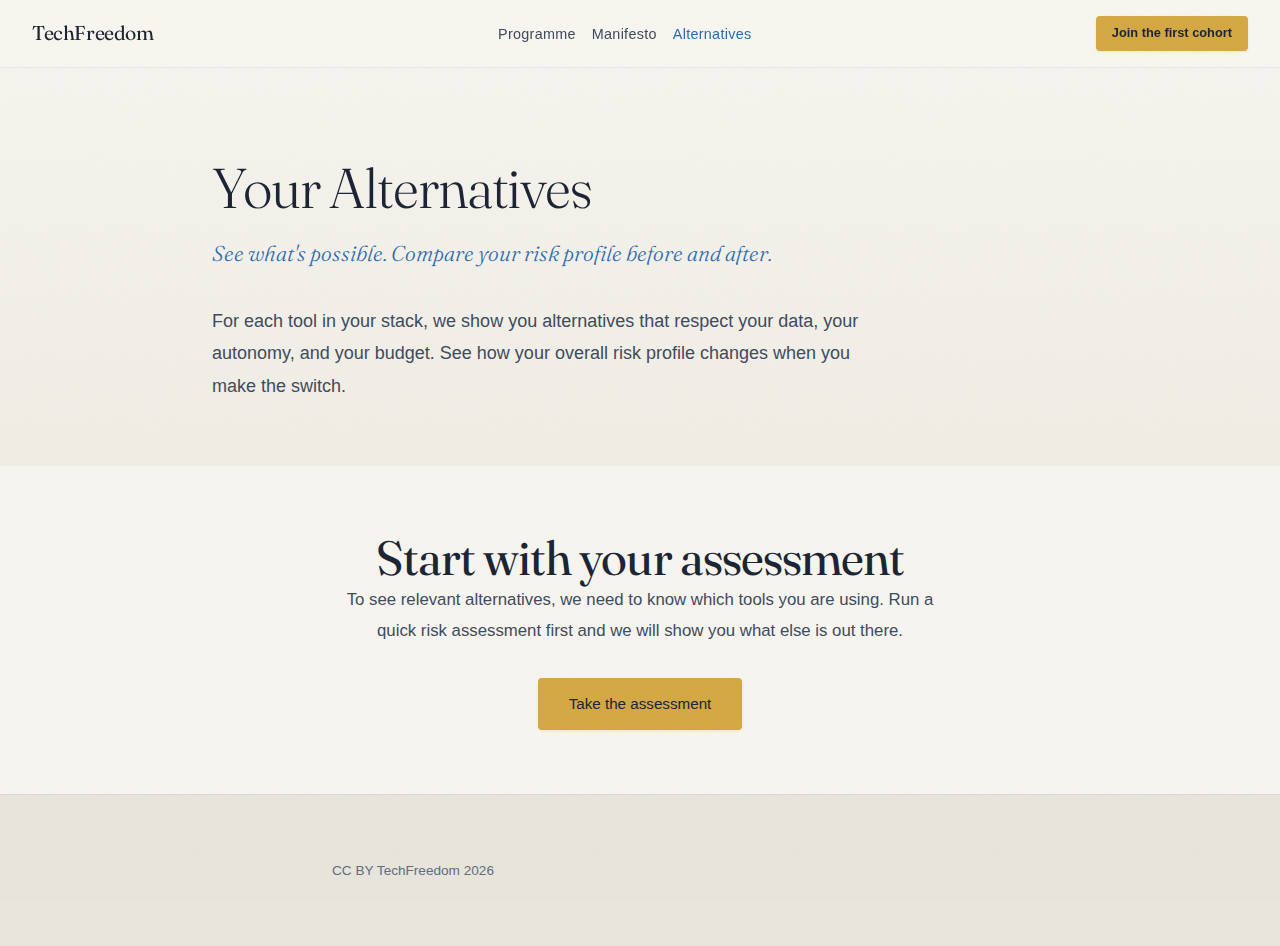
<file: alternatives/index.html>
<!DOCTYPE html>
<html lang="en-GB">
<head>
    <meta charset="UTF-8">
    <meta name="viewport" content="width=device-width, initial-scale=1.0">
    <title>Your Alternatives Guide — TechFreedom</title>
    <meta name="description" content="European and open-source alternatives to your Big Tech tools. Scored, compared, and ready to evaluate.">
    <link rel="canonical" href="https://techfreedom.eu/alternatives/">
    <!-- Open Graph -->
    <meta property="og:type" content="website">
    <meta property="og:url" content="https://techfreedom.eu/alternatives/">
    <meta property="og:title" content="Your Alternatives Guide — TechFreedom">
    <meta property="og:description" content="European and open-source alternatives to your Big Tech tools. Scored, compared, and ready to evaluate.">
    <meta property="og:image" content="https://techfreedom.eu/og-image.png">
    <meta property="og:image:width" content="1200">
    <meta property="og:image:height" content="630">
    <meta property="og:locale" content="en_GB">
    <meta property="og:site_name" content="TechFreedom">
    <!-- Twitter Card -->
    <meta name="twitter:card" content="summary_large_image">
    <meta name="twitter:title" content="Your Alternatives Guide — TechFreedom">
    <meta name="twitter:description" content="European and open-source alternatives to your Big Tech tools.">
    <meta name="twitter:image" content="https://techfreedom.eu/og-image.png">
    <link rel="icon" type="image/svg+xml" href="data:image/svg+xml,%3Csvg xmlns='http://www.w3.org/2000/svg' viewBox='0 0 32 32'%3E%3Crect width='32' height='32' rx='6' fill='%231A2332'/%3E%3Ctext x='16' y='24' font-family='Georgia,serif' font-size='22' font-weight='400' fill='%23F7F5F0' text-anchor='middle'%3ETf%3C/text%3E%3C/svg%3E">
    <script defer data-domain="techfreedom.eu" src="https://plausible.io/js/script.js"></script>
    <!-- Privacy-friendly fonts (Bunny Fonts) -->
    <link rel="preconnect" href="https://fonts.bunny.net">
    <link href="https://fonts.bunny.net/css?family=dm-sans:400,400i,500,500i,700,700i&display=swap" rel="stylesheet" />
    <link href="https://fonts.bunny.net/css?family=fraunces:300,300i,400,400i,500,500i,600,600i,700,700i,800,800i&display=swap" rel="stylesheet" />
    <link rel="stylesheet" href="../css/shared.css">
    <style>
        /* ========================================
           ALTERNATIVES PAGE STYLES
           ======================================== */

        /* --- Page Header --- */
        .alt-header {
            padding: calc(var(--space-xl) + 60px) 0 var(--space-l) 0;
            background: linear-gradient(180deg, var(--bg-primary) 0%, var(--bg-warm) 100%);
        }

        .alt-header h1 {
            font-size: clamp(2rem, 1.5rem + 2.5vw, 3.5rem);
            font-weight: 300;
            margin-bottom: var(--space-s);
            font-variation-settings: 'opsz' 72;
        }

        .alt-header .tagline {
            font-family: var(--font-display);
            font-size: clamp(1.1rem, 1rem + 0.5vw, 1.35rem);
            font-weight: 300;
            font-style: italic;
            color: var(--accent-sky);
            margin-bottom: var(--space-m);
            font-variation-settings: 'opsz' 36;
        }

        .alt-header p:last-child {
            color: var(--text-secondary);
            line-height: 1.8;
        }

        /* --- No-Tools State --- */
        .no-tools-section {
            padding: var(--space-l) 0;
            text-align: center;
        }

        .no-tools-section[hidden] {
            display: none;
        }

        .no-tools-section p {
            margin: 0 auto var(--space-m) auto;
            color: var(--text-secondary);
            font-size: 1.05rem;
            line-height: 1.8;
        }

        .no-tools-section .assess-btn {
            display: inline-block;
            padding: 0.85em 2em;
            font-family: var(--font-body);
            font-size: 0.95rem;
            font-weight: 500;
            background: var(--accent-amber);
            color: var(--text-primary);
            border: none;
            border-radius: 4px;
            text-decoration: none;
            transition: all 0.3s ease;
            box-shadow: 0 1px 3px rgba(212, 168, 67, 0.2);
        }

        .no-tools-section .assess-btn:hover {
            transform: translateY(-1px);
            box-shadow: 0 4px 16px rgba(212, 168, 67, 0.3);
            color: var(--text-primary);
        }

        /* --- Alternatives Section --- */
        .alternatives-section {
            padding: var(--space-m) 0 0 0;
        }

        .alternatives-section[hidden] {
            display: none;
        }

        /* --- Tool Groups --- */
        .tool-group {
            margin-bottom: var(--space-xl);
        }

        .tool-group:last-child {
            margin-bottom: var(--space-m);
        }

        .tool-group-header {
            display: flex;
            align-items: baseline;
            gap: var(--space-s);
            margin-bottom: var(--space-m);
            padding-bottom: var(--space-xs);
            border-bottom: 1px solid var(--horizon);
        }

        .tool-group-header h2 {
            font-size: clamp(1.25rem, 1rem + 1.25vw, 1.75rem);
            font-weight: 400;
            font-variation-settings: 'opsz' 48;
        }

        .tool-group-header h2 strong {
            font-weight: 500;
        }

        .tool-group-risk {
            display: inline-block;
            padding: 0.15em 0.5em;
            border-radius: 3px;
            font-family: var(--font-body);
            font-size: 0.7rem;
            font-weight: 600;
            letter-spacing: 0.05em;
            text-transform: uppercase;
            white-space: nowrap;
        }

        .tool-group-risk.low { background: #E8F5E9; color: #2E7D32; }
        .tool-group-risk.medium { background: #FFF8E1; color: #F57F17; }
        .tool-group-risk.high { background: #FBE9E7; color: #D84315; }
        .tool-group-risk.critical { background: #FFEBEE; color: #C62828; }

        /* --- Alternative Cards Grid --- */
        .alt-cards-grid {
            display: grid;
            grid-template-columns: repeat(auto-fill, minmax(320px, 1fr));
            gap: var(--space-m);
        }

        /* --- Alternative Card --- */
        .alt-card {
            padding: var(--space-l);
            background: linear-gradient(135deg, rgba(247, 245, 240, 0.8) 0%, rgba(255,255,255,0.6) 100%);
            border: 1px solid var(--horizon);
            border-radius: 8px;
            transition: all 0.3s ease;
        }

        .alt-card:hover {
            transform: translateY(-2px);
            box-shadow: 0 4px 16px rgba(0,0,0,0.06);
        }

        .alt-card h3 {
            font-size: 1.15rem;
            font-weight: 400;
            margin-bottom: var(--space-xs);
        }

        .alt-card-meta {
            font-size: 0.85rem;
            color: var(--text-muted);
            margin-bottom: var(--space-s);
        }

        .alt-card-category {
            display: inline-block;
            font-size: 0.75rem;
            font-weight: 500;
            letter-spacing: 0.05em;
            text-transform: uppercase;
            color: var(--text-muted);
            margin-bottom: var(--space-s);
        }

        /* --- Badges --- */
        .alt-badges {
            display: flex;
            flex-wrap: wrap;
            gap: 0.4em;
            margin-bottom: var(--space-s);
        }

        .alt-badge {
            display: inline-block;
            padding: 0.2em 0.5em;
            font-size: 0.7rem;
            font-weight: 600;
            letter-spacing: 0.03em;
            border-radius: 3px;
            white-space: nowrap;
        }

        .alt-badge--open-source {
            background: #E8F5E9;
            color: #2E7D32;
        }

        .alt-badge--self-hostable {
            background: #E3F2FD;
            color: #1565C0;
        }

        .alt-badge--eu-uk {
            background: #FFF8E1;
            color: #F57F17;
        }

        .alt-badge--also-replaces {
            background: var(--accent-sky-light);
            color: var(--accent-sky);
            white-space: normal;
        }

        /* --- Gated Content (scores/details - always visible) --- */
        .gated-content {
            margin-top: var(--space-s);
        }

        /* --- Gated Identity (name/provider - blurred when locked) --- */
        .gated-identity.locked {
            position: relative;
            filter: blur(6px);
            user-select: none;
            pointer-events: none;
        }

        .gated-identity.locked::after {
            content: '';
            position: absolute;
            top: 0;
            left: 0;
            right: 0;
            bottom: 0;
            background: linear-gradient(
                180deg,
                rgba(247, 245, 240, 0.3) 0%,
                rgba(247, 245, 240, 0.5) 100%
            );
            pointer-events: none;
        }

        .gated-scores {
            display: grid;
            grid-template-columns: repeat(5, 1fr);
            gap: 0.4em;
            margin-bottom: var(--space-s);
        }

        .gated-score-cell {
            text-align: center;
        }

        .gated-score-label {
            display: block;
            font-size: 0.6rem;
            font-weight: 500;
            letter-spacing: 0.05em;
            text-transform: uppercase;
            color: var(--text-muted);
            margin-bottom: 0.25em;
        }

        .gated-score-value {
            display: inline-flex;
            align-items: center;
            justify-content: center;
            width: 2em;
            height: 2em;
            border-radius: 4px;
            font-weight: 600;
            font-size: 0.8rem;
            color: var(--white);
        }

        .score-1 { background: #2E7D32; }
        .score-2 { background: #689F38; }
        .score-3 { background: #F9A825; color: var(--text-primary); }
        .score-4 { background: #EF6C00; }
        .score-5 { background: #C62828; }

        .risk-comparison {
            font-size: 0.85rem;
            color: var(--text-secondary);
            margin-top: var(--space-s);
            padding-top: var(--space-s);
            border-top: 1px solid var(--horizon);
        }

        .risk-comparison strong {
            color: var(--text-primary);
        }

        .risk-comparison-score {
            font-weight: 700;
        }

        .risk-comparison-score.improvement {
            color: #2E7D32;
        }

        .risk-comparison-score.worse {
            color: #C62828;
        }

        .risk-comparison-score.neutral {
            color: var(--text-muted);
        }

        .risk-comparison-diff {
            font-weight: 400;
            font-size: 0.8rem;
            color: var(--text-muted);
        }

        .gated-detail {
            font-size: 0.85rem;
            color: var(--text-secondary);
            line-height: 1.6;
            margin-bottom: 0.4em;
        }

        .gated-detail strong {
            color: var(--text-primary);
            font-weight: 500;
        }

        .gated-tradeoffs {
            font-size: 0.85rem;
            color: var(--text-secondary);
            line-height: 1.6;
            margin-top: var(--space-xs);
            padding-top: var(--space-xs);
            border-top: 1px solid var(--horizon);
        }

        /* --- Unlock Section --- */
        .unlock-section {
            padding: 0 0 var(--space-l) 0;
        }

        .unlock-section[hidden] {
            display: none;
        }

        .unlock-card {
            max-width: 560px;
            margin: 0 auto;
            padding: var(--space-l);
            background: linear-gradient(135deg, rgba(247, 245, 240, 0.8) 0%, rgba(255,255,255,0.6) 100%);
            border: 1px solid var(--horizon);
            border-radius: 8px;
            text-align: center;
        }

        .unlock-card h2 {
            font-size: clamp(1.25rem, 1rem + 1vw, 1.75rem);
            font-weight: 400;
            margin-bottom: var(--space-xs);
            font-variation-settings: 'opsz' 48;
        }

        .unlock-card p {
            margin: 0 auto var(--space-m) auto;
            font-size: 0.95rem;
            color: var(--text-secondary);
            line-height: 1.7;
        }

        .unlock-card .unlock-btn {
            display: inline-block;
            padding: 0.85em 2em;
            font-family: var(--font-body);
            font-size: 0.95rem;
            font-weight: 600;
            background: var(--accent-amber);
            color: var(--text-primary);
            text-decoration: none;
            border: none;
            border-radius: 4px;
            cursor: pointer;
            box-shadow: 0 1px 3px rgba(212, 168, 67, 0.2);
            transition: transform 0.2s ease, box-shadow 0.2s ease;
        }

        .unlock-card .unlock-btn:hover {
            color: var(--text-primary);
            transform: translateY(-1px);
            box-shadow: 0 3px 12px rgba(212, 168, 67, 0.3);
        }

        .unlock-card .unlock-btn:focus-visible {
            outline: 2px solid var(--accent-sky);
            outline-offset: 2px;
        }

        .unlock-note {
            display: block;
            font-size: 0.8rem;
            color: var(--text-muted);
            margin-top: var(--space-xs);
            font-style: italic;
        }

        /* --- Loading / Error --- */
        .loading-state {
            text-align: center;
            padding: var(--space-xl);
            color: var(--text-muted);
        }

        .error-banner {
            padding: var(--space-s) var(--space-m);
            background: #FFF3E0;
            border-left: 3px solid #EF6C00;
            border-radius: 0 4px 4px 0;
            font-size: 0.85rem;
            color: var(--text-secondary);
            margin-bottom: var(--space-m);
        }

        /* ========================================
           RESPONSIVE
           ======================================== */
        @media (max-width: 768px) {
            .alt-cards-grid {
                grid-template-columns: 1fr;
            }

            .tool-group-header {
                flex-direction: column;
                gap: var(--space-xs);
            }

            .gated-scores {
                grid-template-columns: repeat(5, 1fr);
            }
        }

        @media (max-width: 480px) {
            .alt-header {
                padding-top: calc(var(--space-xl) + 60px);
            }

            .alt-card {
                padding: var(--space-m);
            }

            .gated-scores {
                grid-template-columns: repeat(3, 1fr);
            }
        }

        @media (prefers-reduced-motion: reduce) {
            .alt-card:hover {
                transform: none;
            }
        }

        /* Nav CTA (inline to avoid shared.css cache issues) */
        .nav-cta {
            font-size: 0.8rem;
            font-weight: 600;
            color: var(--text-primary);
            text-decoration: none;
            padding: 0.5em 1.25em;
            background: var(--accent-amber);
            border-radius: 4px;
            white-space: nowrap;
            box-shadow: 0 1px 3px rgba(212, 168, 67, 0.2);
        }
        .nav-cta:hover {
            color: var(--text-primary);
            transform: translateY(-1px);
            box-shadow: 0 3px 12px rgba(212, 168, 67, 0.3);
        }
    </style>
</head>
<body>

    <a class="skip-link" href="#main-content">Skip to main content</a>

    <nav class="site-nav" aria-label="Main navigation">
        <a href="/" class="nav-wordmark"><svg class="nav-icon" aria-hidden="true" width="32" height="32" viewBox="0 0 32 32"><rect width="32" height="32" rx="6" fill="#1A2332"/><text x="16" y="24" font-family="Georgia,serif" font-size="22" font-weight="400" fill="#F7F5F0" text-anchor="middle">Tf</text></svg><span class="nav-wordmark-text">TechFreedom</span></a>
        <ul class="nav-links">
            <li><a href="/programme/">Programme</a></li>
            <li><a href="/manifesto/">Manifesto</a></li>
            <li><a href="/alternatives/" aria-current="page">Alternatives</a></li>
        </ul>
        <a href="/programme/#signup-cta" class="nav-cta">Join the first cohort</a>
    </nav>

    <header class="alt-header">
        <div class="section-inner section-inner--wide">
            <h1 class="reveal">Your Alternatives</h1>
            <p class="tagline reveal reveal-delay-1">See what's possible. Compare your risk profile before and after.</p>
            <p class="reveal reveal-delay-2">For each tool in your stack, we show you alternatives that respect your data, your autonomy, and your budget. See how your overall risk profile changes when you make the switch.</p>
        </div>
    </header>

    <main id="main-content" tabindex="-1">

        <!-- No tools state -->
        <section class="no-tools-section" id="no-tools-section" hidden aria-labelledby="no-tools-heading">
            <div class="section-inner">
                <h2 id="no-tools-heading" class="reveal">Start with your assessment</h2>
                <p class="reveal reveal-delay-1">To see relevant alternatives, we need to know which tools you are using. Run a quick risk assessment first and we will show you what else is out there.</p>
                <a href="/assess/" class="assess-btn reveal reveal-delay-2">Take the assessment</a>
            </div>
        </section>

        <!-- Alternatives (populated by JS) -->
        <section class="alternatives-section" id="alternatives-section" hidden aria-labelledby="alternatives-heading">
            <div class="section-inner section-inner--wide">
                <h2 id="alternatives-heading" class="visually-hidden">Alternatives by tool</h2>
                <div id="alternatives-container">
                    <!-- Tool groups rendered by JS -->
                </div>
            </div>
        </section>

        <!-- CTA: Join cohort -->
        <section class="unlock-section" id="unlock-section" hidden aria-labelledby="unlock-heading">
            <div class="section-inner">
                <div class="unlock-card reveal">
                    <h2 id="unlock-heading">Ready to make a move?</h2>
                    <p>Now you can see what's possible, the next step is building a practical plan to get there. The TechFreedom programme gives you the structure, support, and peer accountability to make it happen.</p>
                    <a href="/programme/" class="unlock-btn">Explore the programme</a>
                </div>
            </div>
        </section>

    </main>

    <!-- ============ FOOTER ============ -->
    <footer class="site-footer">
        <div class="section-inner">
            <div class="footer-inner">
                <p class="footer-copyright">CC BY TechFreedom 2026</p>
            </div>
        </div>
    </footer>

    <script>
    (function() {
        'use strict';

        /* ========================================
           CONFIGURATION
           ======================================== */
        var DATA_SOURCE = 'static';   // 'static' = JSON files, 'api' = PocketBase
        var API_BASE = 'https://api.techfreedom.eu';
        var STATIC_BASE = '../assess/data';
        var IS_UNLOCKED = false;      // Phase 3: set true when payment verified

        /* ========================================
           SLUG ALIASES
           Map shorthand alternativeTo slugs to actual tool slugs
           ======================================== */
        var SLUG_ALIASES = {
            'gmail': 'gmail-free',
            'outlook': 'microsoft-365',
            'm365': 'microsoft-365',
            'teams': 'microsoft-teams',
            'google-docs': 'google-workspace',
            'google-meet': 'google-workspace',
            'google-drive': 'google-workspace',
            'monday': 'monday-com',
            'medium': 'wordpress-com',
            'azure': 'aws',
            'gcp': 'aws',
            'godaddy': 'aws',
            'figma': 'canva',
            'miro': 'trello',
            'mural': 'trello',
            'substack': 'mailchimp'
        };

        /* ========================================
           EMBEDDED FALLBACK DATA
           ======================================== */
        var TOOLS_FALLBACK = [
            {id:1,name:"Google Workspace (Gmail, Drive, Docs, Sheets, Calendar, Meet)",slug:"google-workspace",category:"Productivity Suite",provider:"Google LLC (Alphabet)",hqCountry:"United States",jurisdiction:4,continuity:3,surveillance:5,lockIn:4,costExposure:3,total:19,riskLevel:"High"},
            {id:2,name:"Gmail (free/personal)",slug:"gmail-free",category:"Email",provider:"Google LLC",hqCountry:"United States",jurisdiction:5,continuity:2,surveillance:5,lockIn:3,costExposure:1,total:16,riskLevel:"High"},
            {id:3,name:"Microsoft 365 (Outlook, OneDrive, Word, Excel, Teams, SharePoint)",slug:"microsoft-365",category:"Productivity Suite",provider:"Microsoft Corp",hqCountry:"United States",jurisdiction:3,continuity:3,surveillance:4,lockIn:5,costExposure:4,total:19,riskLevel:"High"},
            {id:4,name:"Microsoft Teams",slug:"microsoft-teams",category:"Communication",provider:"Microsoft Corp",hqCountry:"United States",jurisdiction:3,continuity:3,surveillance:4,lockIn:5,costExposure:4,total:19,riskLevel:"High"},
            {id:5,name:"Slack",slug:"slack",category:"Communication",provider:"Salesforce",hqCountry:"United States",jurisdiction:4,continuity:3,surveillance:3,lockIn:3,costExposure:4,total:17,riskLevel:"High"},
            {id:6,name:"Zoom",slug:"zoom",category:"Video Conferencing",provider:"Zoom Video Communications",hqCountry:"United States",jurisdiction:4,continuity:2,surveillance:4,lockIn:2,costExposure:3,total:15,riskLevel:"High"},
            {id:7,name:"WhatsApp (organisational use)",slug:"whatsapp",category:"Messaging",provider:"Meta Platforms",hqCountry:"United States",jurisdiction:5,continuity:2,surveillance:5,lockIn:2,costExposure:1,total:15,riskLevel:"High"},
            {id:8,name:"Dropbox",slug:"dropbox",category:"Cloud Storage",provider:"Dropbox Inc",hqCountry:"United States",jurisdiction:4,continuity:2,surveillance:3,lockIn:2,costExposure:3,total:14,riskLevel:"Medium"},
            {id:9,name:"Salesforce",slug:"salesforce",category:"CRM",provider:"Salesforce Inc",hqCountry:"United States",jurisdiction:3,continuity:4,surveillance:3,lockIn:5,costExposure:5,total:20,riskLevel:"Critical"},
            {id:10,name:"HubSpot",slug:"hubspot",category:"CRM",provider:"HubSpot Inc",hqCountry:"United States",jurisdiction:4,continuity:3,surveillance:3,lockIn:4,costExposure:4,total:18,riskLevel:"High"},
            {id:11,name:"Canva",slug:"canva",category:"Design",provider:"Canva Pty Ltd",hqCountry:"Australia",jurisdiction:4,continuity:2,surveillance:3,lockIn:3,costExposure:3,total:15,riskLevel:"High"},
            {id:12,name:"Mailchimp",slug:"mailchimp",category:"Email Marketing",provider:"Intuit (Mailchimp)",hqCountry:"United States",jurisdiction:4,continuity:2,surveillance:4,lockIn:3,costExposure:4,total:17,riskLevel:"High"},
            {id:13,name:"Trello",slug:"trello",category:"Project Management",provider:"Atlassian",hqCountry:"Australia/US",jurisdiction:4,continuity:2,surveillance:3,lockIn:2,costExposure:3,total:14,riskLevel:"Medium"},
            {id:14,name:"Monday.com",slug:"monday-com",category:"Project Management",provider:"Monday.com Ltd",hqCountry:"Israel/US",jurisdiction:4,continuity:2,surveillance:3,lockIn:3,costExposure:4,total:16,riskLevel:"High"},
            {id:15,name:"Asana",slug:"asana",category:"Project Management",provider:"Asana Inc",hqCountry:"United States",jurisdiction:4,continuity:2,surveillance:3,lockIn:3,costExposure:4,total:16,riskLevel:"High"},
            {id:16,name:"WordPress.com (hosted)",slug:"wordpress-com",category:"Website / CMS",provider:"Automattic Inc",hqCountry:"United States",jurisdiction:3,continuity:2,surveillance:3,lockIn:3,costExposure:3,total:14,riskLevel:"Medium"},
            {id:17,name:"Squarespace",slug:"squarespace",category:"Website / CMS",provider:"Squarespace Inc",hqCountry:"United States",jurisdiction:4,continuity:2,surveillance:3,lockIn:4,costExposure:3,total:16,riskLevel:"High"},
            {id:18,name:"Wix",slug:"wix",category:"Website / CMS",provider:"Wix.com Ltd",hqCountry:"Israel/US",jurisdiction:4,continuity:2,surveillance:3,lockIn:5,costExposure:3,total:17,riskLevel:"High"},
            {id:19,name:"SurveyMonkey",slug:"surveymonkey",category:"Forms / Surveys",provider:"Momentive Global",hqCountry:"United States",jurisdiction:4,continuity:2,surveillance:3,lockIn:2,costExposure:4,total:15,riskLevel:"High"},
            {id:20,name:"Typeform",slug:"typeform",category:"Forms / Surveys",provider:"Typeform SL",hqCountry:"Spain/US",jurisdiction:3,continuity:2,surveillance:3,lockIn:2,costExposure:4,total:14,riskLevel:"Medium"},
            {id:21,name:"Google Forms",slug:"google-forms",category:"Forms / Surveys",provider:"Google LLC",hqCountry:"United States",jurisdiction:4,continuity:2,surveillance:5,lockIn:3,costExposure:1,total:15,riskLevel:"High"},
            {id:22,name:"Meta (Facebook / Instagram)",slug:"meta",category:"Social Media",provider:"Meta Platforms",hqCountry:"United States",jurisdiction:5,continuity:2,surveillance:5,lockIn:4,costExposure:2,total:18,riskLevel:"High"},
            {id:23,name:"X / Twitter",slug:"x-twitter",category:"Social Media",provider:"X Corp",hqCountry:"United States",jurisdiction:5,continuity:3,surveillance:5,lockIn:3,costExposure:2,total:18,riskLevel:"High"},
            {id:24,name:"LinkedIn",slug:"linkedin",category:"Social Media",provider:"Microsoft Corp",hqCountry:"United States",jurisdiction:4,continuity:2,surveillance:4,lockIn:4,costExposure:3,total:17,riskLevel:"High"},
            {id:25,name:"Calendly",slug:"calendly",category:"Scheduling",provider:"Calendly LLC",hqCountry:"United States",jurisdiction:4,continuity:2,surveillance:3,lockIn:2,costExposure:3,total:14,riskLevel:"Medium"},
            {id:26,name:"Eventbrite",slug:"eventbrite",category:"Events",provider:"Eventbrite Inc",hqCountry:"United States",jurisdiction:4,continuity:2,surveillance:3,lockIn:3,costExposure:3,total:15,riskLevel:"High"},
            {id:27,name:"Amazon Web Services",slug:"aws",category:"Cloud Infrastructure",provider:"Amazon.com Inc",hqCountry:"United States",jurisdiction:3,continuity:3,surveillance:3,lockIn:4,costExposure:4,total:17,riskLevel:"High"}
        ];

        var ALTERNATIVES_FALLBACK = [
            {id:1,name:"Proton Mail",slug:"proton-mail",category:"Email",alternativeTo:["gmail","outlook"],provider:"Proton AG",hqCountry:"Switzerland",openSource:"Partially",selfHostable:"No",dataHosting:"Switzerland",jurisdiction:1,continuity:2,surveillance:1,lockIn:2,costExposure:2,total:8,approxCost:"Free / \u20ac4\u20138/user/mo",migrationDifficulty:"Medium",tradeoffs:"Smaller ecosystem than Google. Calendar/Drive less mature. Excellent privacy and encryption.",lastReviewed:"Feb 2026"},
            {id:2,name:"Tutanota (Tuta)",slug:"tutanota",category:"Email",alternativeTo:["gmail","outlook"],provider:"Tutao GmbH",hqCountry:"Germany",openSource:"Yes",selfHostable:"No",dataHosting:"Germany",jurisdiction:1,continuity:2,surveillance:1,lockIn:2,costExposure:1,total:7,approxCost:"Free / \u20ac3\u20136/user/mo",migrationDifficulty:"Medium",tradeoffs:"Very privacy-focused. Own encryption (no IMAP). Calendar basic. Smaller feature set.",lastReviewed:"Feb 2026"},
            {id:3,name:"Fastmail",slug:"fastmail",category:"Email",alternativeTo:["gmail","outlook"],provider:"Fastmail Pty Ltd",hqCountry:"Australia",openSource:"No",selfHostable:"No",dataHosting:"Australia/US",jurisdiction:2,continuity:2,surveillance:2,lockIn:2,costExposure:2,total:10,approxCost:"\u00a32.50\u20135/user/mo",migrationDifficulty:"Low",tradeoffs:"Polished UI. Not open source. Standard protocols (IMAP). Good calendar integration.",lastReviewed:"Feb 2026"},
            {id:4,name:"Nextcloud + OnlyOffice",slug:"nextcloud-onlyoffice",category:"Productivity Suite",alternativeTo:["google-workspace","m365"],provider:"Nextcloud GmbH / Ascensio",hqCountry:"Germany / Latvia",openSource:"Yes",selfHostable:"Yes",dataHosting:"Self-hosted / EU",jurisdiction:1,continuity:2,surveillance:1,lockIn:1,costExposure:2,total:7,approxCost:"Free (self-host) / \u20ac3\u20135/user hosted",migrationDifficulty:"High",tradeoffs:"Needs technical setup or managed hosting. Less polished than Google/MS. Powerful when configured. Full control.",lastReviewed:"Feb 2026"},
            {id:5,name:"CryptPad",slug:"cryptpad",category:"Docs & Collaboration",alternativeTo:["google-docs","m365"],provider:"XWiki SAS",hqCountry:"France",openSource:"Yes",selfHostable:"Yes",dataHosting:"France (EU)",jurisdiction:1,continuity:2,surveillance:1,lockIn:1,costExposure:1,total:6,approxCost:"Free / \u20ac5\u201315/mo",migrationDifficulty:"Medium",tradeoffs:"End-to-end encrypted. Includes forms, whiteboard, kanban. Simpler feature set. Very private.",lastReviewed:"Feb 2026"},
            {id:6,name:"CiviCRM",slug:"civicrm",category:"CRM",alternativeTo:["salesforce","hubspot"],provider:"CiviCRM LLC (community)",hqCountry:"Global (open source)",openSource:"Yes",selfHostable:"Yes",dataHosting:"Self-hosted",jurisdiction:1,continuity:2,surveillance:1,lockIn:1,costExposure:1,total:6,approxCost:"Free (self-host)",migrationDifficulty:"High",tradeoffs:"Powerful but complex. Needs technical support. Built for nonprofits. WordPress/Drupal integration.",lastReviewed:"Feb 2026"},
            {id:7,name:"Lamplight",slug:"lamplight",category:"CRM / Case Management",alternativeTo:["salesforce"],provider:"Lamplight Database Systems",hqCountry:"United Kingdom",openSource:"No",selfHostable:"No",dataHosting:"UK",jurisdiction:1,continuity:2,surveillance:1,lockIn:2,costExposure:2,total:8,approxCost:"From \u00a330/mo",migrationDifficulty:"Medium",tradeoffs:"UK-built for charities. Data in UK. Good sector understanding. Smaller company.",lastReviewed:"Feb 2026"},
            {id:8,name:"CharityLog",slug:"charitylog",category:"CRM / Case Management",alternativeTo:["salesforce"],provider:"Dizions Ltd",hqCountry:"United Kingdom",openSource:"No",selfHostable:"No",dataHosting:"UK",jurisdiction:1,continuity:2,surveillance:1,lockIn:2,costExposure:2,total:8,approxCost:"From \u00a350/mo",migrationDifficulty:"Medium",tradeoffs:"UK-built for service delivery charities. Strong reporting. Data in UK.",lastReviewed:"Feb 2026"},
            {id:9,name:"Beacon",slug:"beacon",category:"CRM / Fundraising",alternativeTo:["salesforce","hubspot"],provider:"Beacon Apps Ltd",hqCountry:"United Kingdom",openSource:"No",selfHostable:"No",dataHosting:"UK (AWS EU)",jurisdiction:1,continuity:2,surveillance:1,lockIn:2,costExposure:2,total:8,approxCost:"Free tier / from \u00a339/mo",migrationDifficulty:"Medium",tradeoffs:"Modern, well-designed. Built for UK charities. Free tier generous. Newer company.",lastReviewed:"Feb 2026"},
            {id:10,name:"Signal",slug:"signal",category:"Messaging",alternativeTo:["whatsapp","slack"],provider:"Signal Foundation",hqCountry:"US (nonprofit)",openSource:"Yes",selfHostable:"No",dataHosting:"Minimal server data",jurisdiction:1,continuity:2,surveillance:1,lockIn:1,costExposure:1,total:6,approxCost:"Free",migrationDifficulty:"Low",tradeoffs:"Best-in-class privacy. Nonprofit. Minimal metadata. Lacks org features (channels, threads).",lastReviewed:"Feb 2026"},
            {id:11,name:"Element / Matrix",slug:"element-matrix",category:"Messaging & Collaboration",alternativeTo:["slack","teams"],provider:"Element (New Vector Ltd)",hqCountry:"United Kingdom",openSource:"Yes",selfHostable:"Yes",dataHosting:"Self-hosted / UK/EU",jurisdiction:1,continuity:2,surveillance:1,lockIn:1,costExposure:2,total:7,approxCost:"Free (self-host) / from \u00a34/user/mo",migrationDifficulty:"Medium",tradeoffs:"Decentralised protocol. Used by French/German governments. Steeper learning curve. Powerful.",lastReviewed:"Feb 2026"},
            {id:12,name:"Jitsi Meet",slug:"jitsi-meet",category:"Video Conferencing",alternativeTo:["zoom","teams","google-meet"],provider:"8x8 / Community",hqCountry:"Open source",openSource:"Yes",selfHostable:"Yes",dataHosting:"Self-hosted / various",jurisdiction:1,continuity:1,surveillance:1,lockIn:1,costExposure:1,total:5,approxCost:"Free",migrationDifficulty:"Low",tradeoffs:"No account needed. Browser-based. Quality varies by server. Perfect for small meetings.",lastReviewed:"Feb 2026"},
            {id:13,name:"BigBlueButton",slug:"bigbluebutton",category:"Video Conferencing",alternativeTo:["zoom","teams"],provider:"BigBlueButton Inc",hqCountry:"Canada",openSource:"Yes",selfHostable:"Yes",dataHosting:"Self-hosted",jurisdiction:1,continuity:2,surveillance:1,lockIn:1,costExposure:1,total:6,approxCost:"Free (self-host)",migrationDifficulty:"Medium",tradeoffs:"Designed for education/workshops. Breakout rooms, whiteboard, polling built in.",lastReviewed:"Feb 2026"},
            {id:14,name:"OpenProject",slug:"openproject",category:"Project Management",alternativeTo:["asana","monday","trello"],provider:"OpenProject GmbH",hqCountry:"Germany",openSource:"Yes",selfHostable:"Yes",dataHosting:"Germany / self-hosted",jurisdiction:1,continuity:2,surveillance:1,lockIn:1,costExposure:2,total:7,approxCost:"Free (self-host) / \u20ac5.95/user/mo",migrationDifficulty:"Medium",tradeoffs:"Full-featured PM tool. Gantt, agile boards, time tracking. EU-based.",lastReviewed:"Feb 2026"},
            {id:15,name:"Vikunja",slug:"vikunja",category:"Project Management",alternativeTo:["trello","asana"],provider:"Community",hqCountry:"Open source",openSource:"Yes",selfHostable:"Yes",dataHosting:"Self-hosted",jurisdiction:1,continuity:1,surveillance:1,lockIn:1,costExposure:1,total:5,approxCost:"Free",migrationDifficulty:"Low",tradeoffs:"Lightweight, simple. Good Trello alternative. Self-host only. Less mature.",lastReviewed:"Feb 2026"},
            {id:16,name:"WordPress.org (self-hosted)",slug:"wordpress-org",category:"Website / CMS",alternativeTo:["wordpress-com","squarespace","wix"],provider:"WordPress Foundation",hqCountry:"Global (open source)",openSource:"Yes",selfHostable:"Yes",dataHosting:"Your choice of host",jurisdiction:1,continuity:1,surveillance:1,lockIn:1,costExposure:2,total:6,approxCost:"Free + hosting (\u00a35\u201320/mo)",migrationDifficulty:"Low\u2013Medium",tradeoffs:"World\u2019s most used CMS. You control everything. Needs maintenance. Choose a UK/EU host.",lastReviewed:"Feb 2026"},
            {id:17,name:"Ghost",slug:"ghost",category:"Website / Blog",alternativeTo:["wordpress-com","medium"],provider:"Ghost Foundation",hqCountry:"Global (nonprofit)",openSource:"Yes",selfHostable:"Yes",dataHosting:"Self-hosted / Ghost Pro (EU)",jurisdiction:1,continuity:2,surveillance:1,lockIn:1,costExposure:2,total:7,approxCost:"Free (self-host) / from $9/mo",migrationDifficulty:"Low",tradeoffs:"Clean, fast, publishing-focused. Membership/newsletter built in. Nonprofit org.",lastReviewed:"Feb 2026"},
            {id:18,name:"LimeSurvey",slug:"limesurvey",category:"Forms / Surveys",alternativeTo:["surveymonkey","google-forms"],provider:"LimeSurvey GmbH",hqCountry:"Germany",openSource:"Yes",selfHostable:"Yes",dataHosting:"Germany / self-hosted",jurisdiction:1,continuity:2,surveillance:1,lockIn:1,costExposure:2,total:7,approxCost:"Free (self-host) / from \u20ac29/mo",migrationDifficulty:"Low",tradeoffs:"Powerful survey tool. Academic-grade. Self-hostable. Data stays with you.",lastReviewed:"Feb 2026"},
            {id:19,name:"Tally",slug:"tally",category:"Forms",alternativeTo:["typeform","google-forms"],provider:"Tally Inc",hqCountry:"Belgium",openSource:"No",selfHostable:"No",dataHosting:"EU",jurisdiction:1,continuity:2,surveillance:2,lockIn:2,costExposure:1,total:8,approxCost:"Free (generous) / from \u20ac29/mo",migrationDifficulty:"Low",tradeoffs:"EU-based (Belgium). Very generous free tier. Beautiful forms. Not open source.",lastReviewed:"Feb 2026"},
            {id:20,name:"Listmonk",slug:"listmonk",category:"Email Marketing",alternativeTo:["mailchimp"],provider:"Community",hqCountry:"Open source",openSource:"Yes",selfHostable:"Yes",dataHosting:"Self-hosted",jurisdiction:1,continuity:1,surveillance:1,lockIn:1,costExposure:1,total:5,approxCost:"Free (self-host)",migrationDifficulty:"Medium",tradeoffs:"Powerful, fast, self-hosted. Needs technical setup. No drag-drop editor.",lastReviewed:"Feb 2026"},
            {id:21,name:"Buttondown",slug:"buttondown",category:"Email Newsletter",alternativeTo:["mailchimp","substack"],provider:"Justin Duke",hqCountry:"United States",openSource:"No",selfHostable:"No",dataHosting:"US",jurisdiction:3,continuity:2,surveillance:2,lockIn:2,costExposure:2,total:11,approxCost:"Free tier / from $9/mo",migrationDifficulty:"Low",tradeoffs:"Indie-run, transparent, simple. US-based. Markdown-first. Great for newsletters.",lastReviewed:"Feb 2026"},
            {id:22,name:"Penpot",slug:"penpot",category:"Design",alternativeTo:["canva","figma"],provider:"Kaleidos Open Source SL",hqCountry:"Spain",openSource:"Yes",selfHostable:"Yes",dataHosting:"EU / self-hosted",jurisdiction:1,continuity:2,surveillance:1,lockIn:1,costExposure:1,total:6,approxCost:"Free",migrationDifficulty:"Medium",tradeoffs:"Open source Figma alternative. EU-based. Self-hostable. Growing fast.",lastReviewed:"Feb 2026"},
            {id:23,name:"Cal.com",slug:"cal-com",category:"Scheduling",alternativeTo:["calendly"],provider:"Cal.com Inc",hqCountry:"United States",openSource:"Yes",selfHostable:"Yes",dataHosting:"Self-hosted or US cloud",jurisdiction:2,continuity:2,surveillance:1,lockIn:1,costExposure:1,total:7,approxCost:"Free (self-host) / free cloud tier",migrationDifficulty:"Low",tradeoffs:"Open source Calendly alternative. Self-hostable for full sovereignty.",lastReviewed:"Feb 2026"},
            {id:24,name:"Excalidraw",slug:"excalidraw",category:"Whiteboard",alternativeTo:["miro","mural"],provider:"Community",hqCountry:"Open source",openSource:"Yes",selfHostable:"Yes",dataHosting:"Local / self-hosted",jurisdiction:1,continuity:1,surveillance:1,lockIn:1,costExposure:1,total:5,approxCost:"Free",migrationDifficulty:"Low",tradeoffs:"Beautiful hand-drawn aesthetic. No login needed. Self-hostable. Perfect for workshops.",lastReviewed:"Feb 2026"},
            {id:25,name:"Mythic Beasts",slug:"mythic-beasts",category:"Web Hosting",alternativeTo:["aws","gcp","godaddy"],provider:"Mythic Beasts Ltd",hqCountry:"United Kingdom",openSource:"No",selfHostable:"N/A",dataHosting:"UK (Cambridge)",jurisdiction:1,continuity:2,surveillance:1,lockIn:1,costExposure:2,total:7,approxCost:"From \u00a33/mo",migrationDifficulty:"Low\u2013Medium",tradeoffs:"UK-owned, UK-hosted. Excellent reputation. IPv6 pioneers. Ethical company.",lastReviewed:"Feb 2026"},
            {id:26,name:"Krystal",slug:"krystal",category:"Web Hosting",alternativeTo:["aws","gcp","godaddy"],provider:"Krystal Hosting Ltd",hqCountry:"United Kingdom",openSource:"No",selfHostable:"N/A",dataHosting:"UK",jurisdiction:1,continuity:2,surveillance:1,lockIn:1,costExposure:2,total:7,approxCost:"From \u00a35/mo",migrationDifficulty:"Low",tradeoffs:"UK-owned, UK-hosted. Carbon neutral. B Corp certified. Good WordPress hosting.",lastReviewed:"Feb 2026"},
            {id:27,name:"Hetzner",slug:"hetzner",category:"Cloud Infrastructure",alternativeTo:["aws","gcp","azure"],provider:"Hetzner Online GmbH",hqCountry:"Germany",openSource:"No",selfHostable:"N/A",dataHosting:"Germany / Finland",jurisdiction:1,continuity:2,surveillance:1,lockIn:1,costExposure:1,total:6,approxCost:"From \u20ac4/mo",migrationDifficulty:"Medium",tradeoffs:"German company, EU data centres. Excellent value. Popular in EU open source community.",lastReviewed:"Feb 2026"}
        ];

        var TOOLS = TOOLS_FALLBACK;
        var ALTERNATIVES = ALTERNATIVES_FALLBACK;

        /* ========================================
           HELPERS
           ======================================== */
        function getToolBySlug(slug) {
            for (var i = 0; i < TOOLS.length; i++) {
                if (TOOLS[i].slug === slug) return TOOLS[i];
            }
            return null;
        }

        function resolveSlug(slug) {
            return SLUG_ALIASES[slug] || slug;
        }

        function findAlternativesForTool(toolSlug) {
            var results = [];
            for (var i = 0; i < ALTERNATIVES.length; i++) {
                var alt = ALTERNATIVES[i];
                var altTo = alt.alternativeTo || [];
                for (var j = 0; j < altTo.length; j++) {
                    if (resolveSlug(altTo[j]) === toolSlug) {
                        results.push(alt);
                        break;
                    }
                }
            }
            // Sort by total score ascending (lowest/best first)
            results.sort(function(a, b) { return a.total - b.total; });
            return results;
        }

        function getRiskClass(level) {
            return (level || '').toLowerCase();
        }

        function escapeHtml(str) {
            var div = document.createElement('div');
            div.textContent = str;
            return div.innerHTML;
        }

        /* ========================================
           RENDER
           ======================================== */
        function renderPage(toolSlugs) {
            var container = document.getElementById('alternatives-container');
            container.innerHTML = '';

            // Sort tool groups by risk (highest total first)
            var toolGroups = [];
            for (var i = 0; i < toolSlugs.length; i++) {
                var tool = getToolBySlug(toolSlugs[i]);
                if (tool) {
                    var alts = findAlternativesForTool(tool.slug);
                    if (alts.length > 0) {
                        toolGroups.push({ tool: tool, alternatives: alts });
                    }
                }
            }

            toolGroups.sort(function(a, b) { return b.tool.total - a.tool.total; });

            if (toolGroups.length === 0) {
                container.innerHTML = '<p class="loading-state">No alternatives found for your selected tools. We are building our database — check back soon.</p>';
                return;
            }

            for (var g = 0; g < toolGroups.length; g++) {
                var group = toolGroups[g];
                container.appendChild(renderToolGroup(group.tool, group.alternatives, toolSlugs));
            }
        }

        function renderToolGroup(tool, alternatives, allSelectedSlugs) {
            var section = document.createElement('div');
            section.className = 'tool-group';

            // Header
            var header = document.createElement('div');
            header.className = 'tool-group-header';
            header.innerHTML = '<h2>Instead of <strong>' + escapeHtml(tool.name) + '</strong></h2>' +
                '<span class="tool-group-risk ' + getRiskClass(tool.riskLevel) + '">' +
                escapeHtml(tool.riskLevel) + ' risk &middot; ' + tool.total + '/25</span>';
            section.appendChild(header);

            // Cards grid
            var grid = document.createElement('div');
            grid.className = 'alt-cards-grid';

            for (var i = 0; i < alternatives.length; i++) {
                grid.appendChild(renderCard(alternatives[i], tool.slug, allSelectedSlugs));
            }

            section.appendChild(grid);
            return section;
        }

        function renderCard(alt, currentToolSlug, allSelectedSlugs) {
            var card = document.createElement('div');
            card.className = 'alt-card';

            // --- Identity (blurred when locked) ---
            var lockedClass = IS_UNLOCKED ? '' : ' locked';
            var html = '<div class="gated-identity' + lockedClass + '">';
            html += '<h3>' + escapeHtml(alt.name) + '</h3>';
            html += '<p class="alt-card-meta">' + escapeHtml(alt.provider) + ' &middot; ' + escapeHtml(alt.hqCountry) + '</p>';
            html += '</div>';
            html += '<span class="alt-card-category">' + escapeHtml(alt.category) + '</span>';

            // Badges
            html += '<div class="alt-badges">';
            if (alt.openSource === 'Yes') {
                html += '<span class="alt-badge alt-badge--open-source">Open Source</span>';
            } else if (alt.openSource === 'Partially') {
                html += '<span class="alt-badge alt-badge--open-source">Partly Open Source</span>';
            }
            if (alt.selfHostable === 'Yes') {
                html += '<span class="alt-badge alt-badge--self-hostable">Self-Hostable</span>';
            }
            var country = (alt.hqCountry || '').toLowerCase();
            if (country.indexOf('uk') !== -1 || country.indexOf('kingdom') !== -1 ||
                country.indexOf('germany') !== -1 || country.indexOf('france') !== -1 ||
                country.indexOf('spain') !== -1 || country.indexOf('belgium') !== -1 ||
                country.indexOf('switzerland') !== -1 || country.indexOf('latvia') !== -1 ||
                country.indexOf('eu') !== -1) {
                html += '<span class="alt-badge alt-badge--eu-uk">EU / UK</span>';
            }

            // "Also replaces" badge
            var alsoReplaces = [];
            var altTo = alt.alternativeTo || [];
            for (var j = 0; j < altTo.length; j++) {
                var resolved = resolveSlug(altTo[j]);
                if (resolved !== currentToolSlug && allSelectedSlugs.indexOf(resolved) !== -1) {
                    var otherTool = getToolBySlug(resolved);
                    if (otherTool) {
                        alsoReplaces.push(otherTool.name);
                    }
                }
            }
            if (alsoReplaces.length > 0) {
                html += '<span class="alt-badge alt-badge--also-replaces">Also replaces: ' + escapeHtml(alsoReplaces.join(', ')) + '</span>';
            }

            html += '</div>';

            // --- Gated content (scores - always visible) ---
            html += '<div class="gated-content">';

            // Score cells
            html += '<div class="gated-scores">';
            var dims = [
                { key: 'jurisdiction', label: 'Juris.' },
                { key: 'continuity', label: 'Cont.' },
                { key: 'surveillance', label: 'Surv.' },
                { key: 'lockIn', label: 'Lock-in' },
                { key: 'costExposure', label: 'Cost' }
            ];
            for (var d = 0; d < dims.length; d++) {
                var score = alt[dims[d].key] || 0;
                html += '<div class="gated-score-cell">' +
                    '<span class="gated-score-label">' + dims[d].label + '</span>' +
                    '<span class="gated-score-value score-' + score + '">' + score + '</span>' +
                    '</div>';
            }
            html += '</div>';

            // Details
            if (alt.approxCost) {
                html += '<p class="gated-detail"><strong>Cost:</strong> ' + escapeHtml(alt.approxCost) + '</p>';
            }
            if (alt.migrationDifficulty) {
                html += '<p class="gated-detail"><strong>Migration:</strong> ' + escapeHtml(alt.migrationDifficulty) + '</p>';
            }
            if (alt.tradeoffs) {
                html += '<p class="gated-tradeoffs">' + escapeHtml(alt.tradeoffs) + '</p>';
            }

            html += '</div>'; // .gated-content

            // Risk comparison (bottom of card)
            var parentTool = getToolBySlug(currentToolSlug);
            if (parentTool) {
                var diff = parentTool.total - alt.total;
                var diffClass = diff > 0 ? 'improvement' : (diff < 0 ? 'worse' : 'neutral');
                var diffSign = diff > 0 ? '\u2212' : (diff < 0 ? '+' : '');
                html += '<div class="risk-comparison">';
                html += '<strong>Risk:</strong> <span class="risk-comparison-score ' + diffClass + '">' + alt.total + '/25</span>';
                if (diff !== 0) {
                    html += ' <span class="risk-comparison-diff">(' + diffSign + Math.abs(diff) + ' vs current)</span>';
                }
                html += '</div>';
            }

            card.innerHTML = html;
            return card;
        }

        /* ========================================
           DATA FETCH — twin-track
           ======================================== */
        function fetchWithTimeout(url, ms) {
            return new Promise(function(resolve, reject) {
                var timer = setTimeout(function() { reject(new Error('timeout')); }, ms);
                fetch(url).then(function(r) {
                    clearTimeout(timer);
                    if (!r.ok) reject(new Error(r.status));
                    else resolve(r.json());
                }).catch(function(err) {
                    clearTimeout(timer);
                    reject(err);
                });
            });
        }

        function fetchFromStatic() {
            return Promise.all([
                fetchWithTimeout(STATIC_BASE + '/alternatives.json', 2000),
                fetchWithTimeout(STATIC_BASE + '/tools.json', 2000)
            ]).then(function(results) {
                var altData = results[0];
                var toolData = results[1];

                if (!altData || altData.length === 0) throw new Error('No alternatives in static JSON');
                if (!toolData || toolData.length === 0) throw new Error('No tools in static JSON');

                ALTERNATIVES = altData;
                TOOLS = toolData;

                console.log('TechFreedom: Loaded ' + ALTERNATIVES.length + ' alternatives from static JSON');
                return true;
            });
        }

        function fetchFromPocketBase() {
            var altsUrl = API_BASE + '/api/collections/alternatives/records?perPage=50&sort=name';
            var toolsUrl = API_BASE + '/api/collections/tools/records?perPage=50&sort=name';

            return Promise.all([
                fetchWithTimeout(altsUrl, 5000),
                fetchWithTimeout(toolsUrl, 5000)
            ]).then(function(results) {
                var altRecords = results[0].items || [];
                var toolRecords = results[1].items || [];

                if (altRecords.length === 0) throw new Error('No alternatives returned');
                if (toolRecords.length === 0) throw new Error('No tools returned');

                TOOLS = toolRecords.map(function(r, i) {
                    return {
                        id: i + 1,
                        name: r.name,
                        slug: r.slug,
                        category: r.category,
                        provider: r.provider,
                        hqCountry: r.hqCountry,
                        jurisdiction: r.jurisdiction,
                        continuity: r.continuity,
                        surveillance: r.surveillance,
                        lockIn: r.lockIn,
                        costExposure: r.costExposure,
                        total: r.total,
                        riskLevel: r.riskLevel
                    };
                });

                ALTERNATIVES = altRecords.map(function(r, i) {
                    // PocketBase stores alternativeTo as comma-separated slugs
                    var altToStr = r.alternativeTo || '';
                    var altToArr = altToStr.split(',').filter(Boolean);
                    return {
                        id: i + 1,
                        name: r.name,
                        slug: r.slug,
                        category: r.category,
                        alternativeTo: altToArr,
                        provider: r.provider,
                        hqCountry: r.hqCountry,
                        openSource: r.openSource,
                        selfHostable: r.selfHostable,
                        dataHosting: r.dataHosting,
                        jurisdiction: r.jurisdiction,
                        continuity: r.continuity,
                        surveillance: r.surveillance,
                        lockIn: r.lockIn,
                        costExposure: r.costExposure,
                        total: r.total,
                        approxCost: r.approxCost,
                        migrationDifficulty: r.migrationDifficulty,
                        tradeoffs: r.tradeoffs,
                        lastReviewed: r.lastReviewed
                    };
                });

                console.log('TechFreedom: Loaded ' + ALTERNATIVES.length + ' alternatives from API');
                return true;
            });
        }

        function fetchData() {
            if (!window.fetch) return Promise.reject('No fetch');
            if (DATA_SOURCE === 'api') return fetchFromPocketBase();
            return fetchFromStatic();
        }

        /* ========================================
           SCROLL REVEALS
           ======================================== */
        function initScrollReveals() {
            var prefersReducedMotion = window.matchMedia('(prefers-reduced-motion: reduce)').matches;

            if (!prefersReducedMotion) {
                var observer = new IntersectionObserver(function(entries) {
                    entries.forEach(function(entry) {
                        if (entry.isIntersecting) {
                            entry.target.classList.add('visible');
                            observer.unobserve(entry.target);
                        }
                    });
                }, {
                    threshold: 0.15,
                    rootMargin: '0px 0px -60px 0px'
                });

                document.querySelectorAll('.reveal').forEach(function(el) {
                    observer.observe(el);
                });
            } else {
                document.querySelectorAll('.reveal').forEach(function(el) {
                    el.classList.add('visible');
                });
            }
        }

        /* ========================================
           NAV SCROLL STATE
           ======================================== */
        function initNav() {
            var nav = document.querySelector('.site-nav');
            if (!nav) return;

            nav.classList.add('scrolled');

            window.addEventListener('scroll', function() {
                if (window.pageYOffset > 40) {
                    nav.classList.add('scrolled');
                } else {
                    nav.classList.remove('scrolled');
                }
            }, { passive: true });
        }

        /* ========================================
           INIT
           ======================================== */
        function init() {
            initNav();
            initScrollReveals();

            // Parse ?tools= parameter
            var params = new URLSearchParams(window.location.search);
            var toolsParam = params.get('tools');

            function renderUI() {
                if (!toolsParam) {
                    // No tools — show assessment prompt
                    document.getElementById('no-tools-section').hidden = false;
                    return;
                }

                var slugs = toolsParam.split(',').map(function(s) { return s.trim(); }).filter(Boolean);
                if (slugs.length === 0) {
                    document.getElementById('no-tools-section').hidden = false;
                    return;
                }

                // Show alternatives
                document.getElementById('alternatives-section').hidden = false;
                document.getElementById('unlock-section').hidden = !!(IS_UNLOCKED);
                renderPage(slugs);
            }

            fetchData().then(renderUI).catch(function() {
                TOOLS = TOOLS_FALLBACK;
                ALTERNATIVES = ALTERNATIVES_FALLBACK;
                console.log('TechFreedom: Using embedded fallback data');
                renderUI();
            });
        }

        if (document.readyState === 'loading') {
            document.addEventListener('DOMContentLoaded', init);
        } else {
            init();
        }
    })();
    </script>
</body>
</html>
</file>
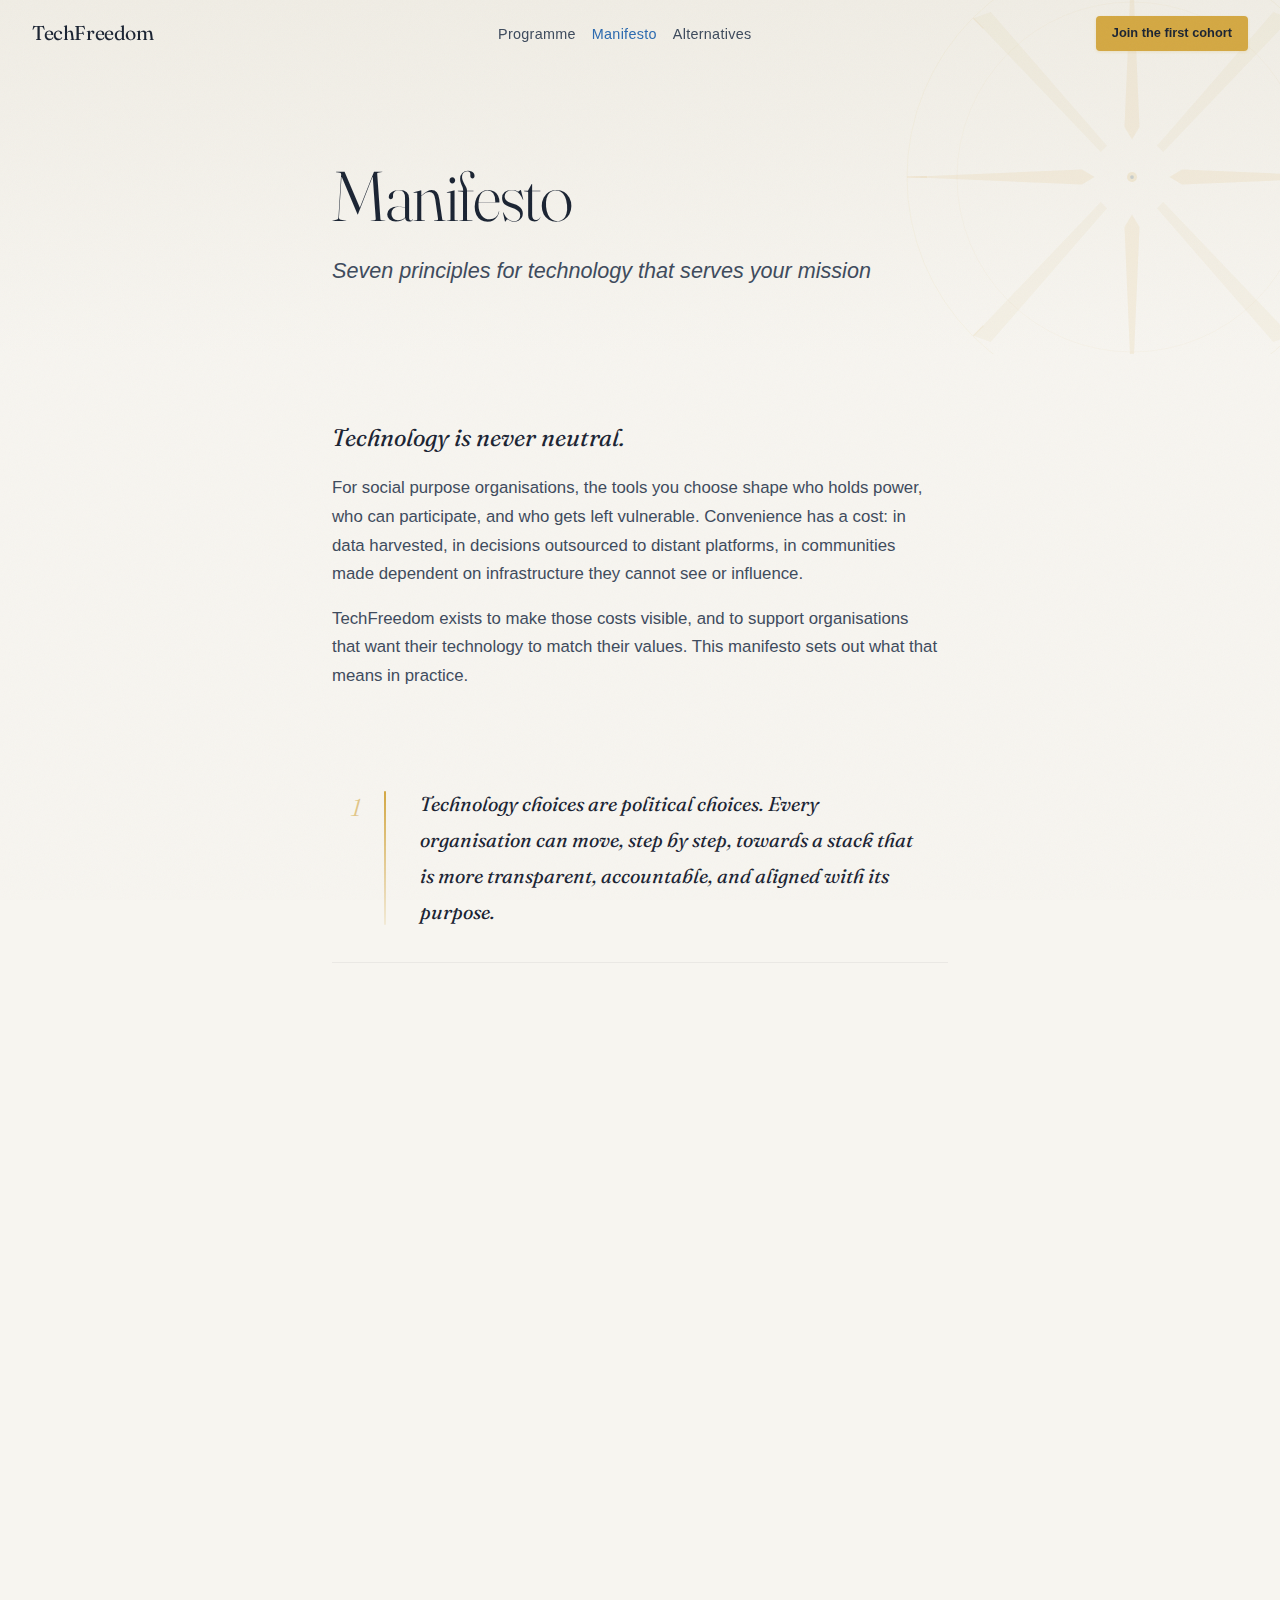
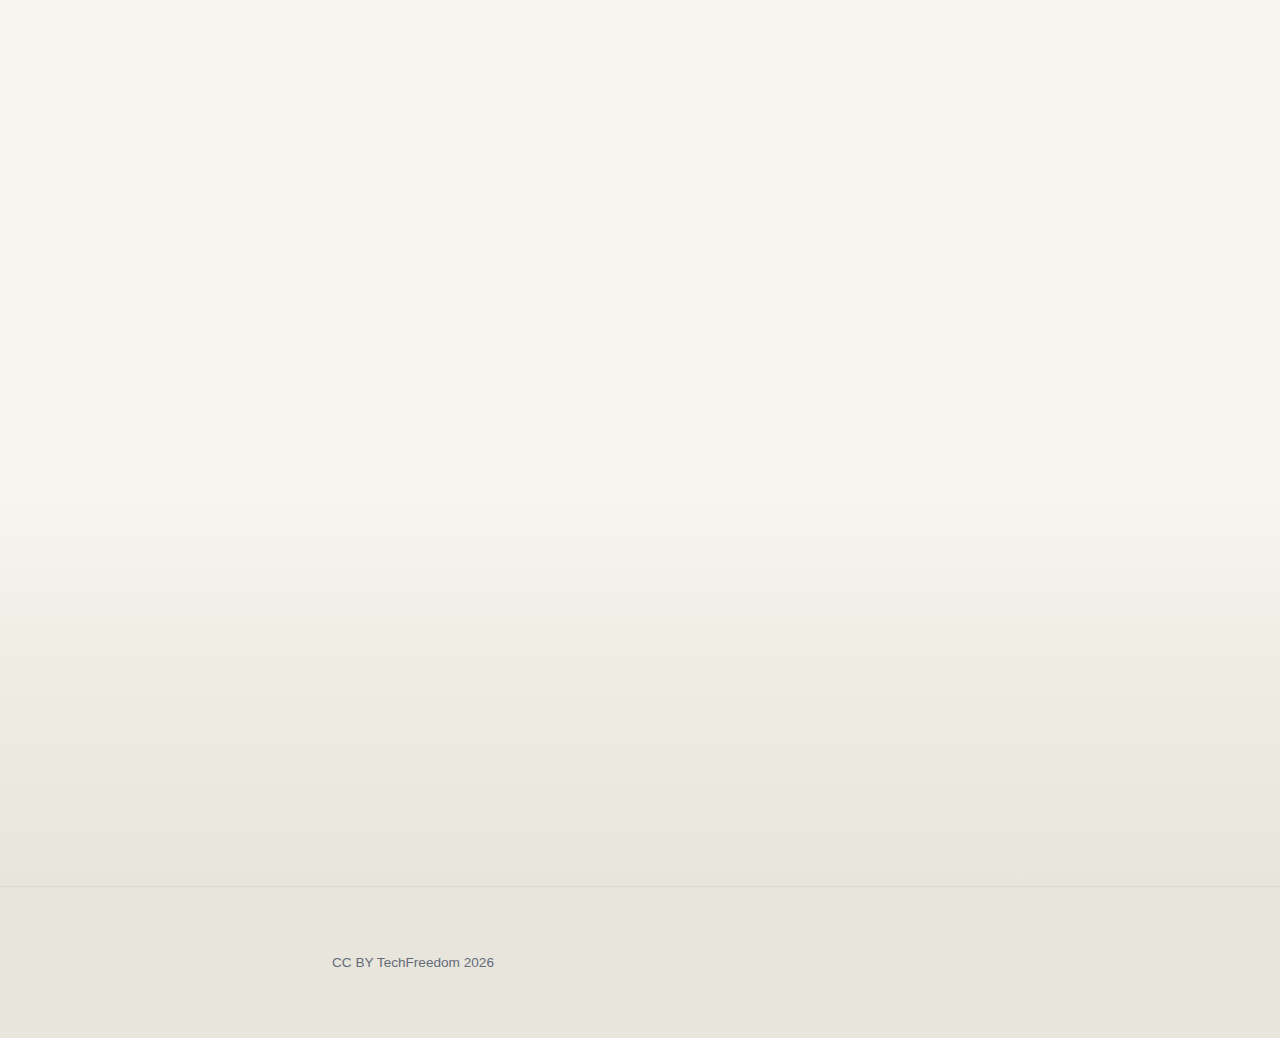
<file: manifesto/index.html>
<!DOCTYPE html>
<html lang="en-GB">
<head>
    <meta charset="UTF-8">
    <meta name="viewport" content="width=device-width, initial-scale=1.0">
    <title>Manifesto — TechFreedom</title>
    <meta name="description" content="Technology is never neutral. The TechFreedom manifesto sets out seven principles to help social purpose organisations align their technology with their values.">
    <link rel="canonical" href="https://techfreedom.eu/manifesto/">
    <!-- Open Graph -->
    <meta property="og:type" content="website">
    <meta property="og:url" content="https://techfreedom.eu/manifesto/">
    <meta property="og:title" content="Manifesto — TechFreedom">
    <meta property="og:description" content="Technology is never neutral. Seven principles to help social purpose organisations align their technology with their values.">
    <meta property="og:image" content="https://techfreedom.eu/og-image.png">
    <meta property="og:image:width" content="1200">
    <meta property="og:image:height" content="630">
    <meta property="og:locale" content="en_GB">
    <meta property="og:site_name" content="TechFreedom">
    <!-- Twitter Card -->
    <meta name="twitter:card" content="summary_large_image">
    <meta name="twitter:title" content="Manifesto — TechFreedom">
    <meta name="twitter:description" content="Technology is never neutral. Seven principles to help social purpose organisations align their technology with their values.">
    <meta name="twitter:image" content="https://techfreedom.eu/og-image.png">
    <!-- Structured Data -->
    <script type="application/ld+json">
    {
        "@context": "https://schema.org",
        "@type": "WebPage",
        "name": "TechFreedom Manifesto",
        "description": "Technology is never neutral. Seven principles to help social purpose organisations align their technology with their values.",
        "url": "https://techfreedom.eu/manifesto/",
        "isPartOf": {
            "@type": "WebSite",
            "name": "TechFreedom",
            "url": "https://techfreedom.eu"
        },
        "about": {
            "@type": "Thing",
            "name": "Digital sovereignty for social purpose organisations"
        }
    }
    </script>
    <link rel="icon" type="image/svg+xml" href="data:image/svg+xml,%3Csvg xmlns='http://www.w3.org/2000/svg' viewBox='0 0 32 32'%3E%3Crect width='32' height='32' rx='6' fill='%231A2332'/%3E%3Ctext x='16' y='24' font-family='Georgia,serif' font-size='22' font-weight='400' fill='%23F7F5F0' text-anchor='middle'%3ETf%3C/text%3E%3C/svg%3E">
    <script defer data-domain="techfreedom.eu" src="https://plausible.io/js/script.js"></script>
    <link rel="preconnect" href="https://fonts.bunny.net">
    <link href="https://fonts.bunny.net/css?family=dm-sans:400,400i,500,500i,700,700i&display=swap" rel="stylesheet" />
    <link href="https://fonts.bunny.net/css?family=fraunces:300,300i,400,400i,500,500i,600,600i,700,700i,800,800i&display=swap" rel="stylesheet" />
    <link rel="stylesheet" href="../css/shared.css">
    <style>
        /* ========================================
           MANIFESTO PAGE STYLES
           ======================================== */

        /* Page header */
        .manifesto-header {
            position: relative;
            padding: calc(var(--space-xl) + 60px) 0 var(--space-l);
            background: linear-gradient(180deg, var(--bg-warm) 0%, var(--bg-primary) 100%);
            overflow: hidden;
        }

        .manifesto-header .section-inner {
            position: relative;
            z-index: 2;
        }

        .manifesto-atmosphere {
            position: absolute;
            top: 50%;
            right: -8%;
            transform: translateY(-50%);
            width: clamp(280px, 40vw, 500px);
            height: clamp(280px, 40vw, 500px);
            z-index: 1;
            pointer-events: none;
        }

        .compass-svg {
            width: 100%;
            height: 100%;
            animation: compassSpin 120s linear infinite;
        }

        .compass-ring {
            fill: none;
            stroke: var(--accent-amber);
        }

        .compass-ray {
            fill: var(--accent-amber);
        }

        .compass-tick {
            stroke: var(--accent-amber);
            stroke-width: 1;
        }

        @keyframes compassSpin {
            0% { transform: rotate(0deg); }
            100% { transform: rotate(360deg); }
        }

        .manifesto-header h1 {
            font-size: clamp(2.5rem, 2rem + 3vw, 4.5rem);
            margin-bottom: var(--space-s);
        }

        .manifesto-header .tagline {
            font-size: clamp(1.1rem, 1rem + 0.5vw, 1.35rem);
            color: var(--text-secondary);
            font-style: italic;
            max-width: 50ch;
        }

        /* Intro section */
        .manifesto-intro {
            padding: var(--space-l) 0 var(--space-m);
        }

        .manifesto-intro p {
            margin-bottom: var(--space-s);
            color: var(--text-secondary);
            font-size: 1.05rem;
        }

        .manifesto-intro p:last-child {
            margin-bottom: 0;
        }

        .manifesto-intro .opening {
            font-family: var(--font-display);
            font-size: clamp(1.25rem, 1.1rem + 0.75vw, 1.5rem);
            font-weight: 400;
            font-style: italic;
            color: var(--text-primary);
            font-variation-settings: 'opsz' 36;
        }

        /* Principles section */
        .principles-section {
            padding: var(--space-m) 0 var(--space-l);
        }

        .manifesto-principles {
            list-style: none;
            padding: 0;
            counter-reset: principle;
        }

        .manifesto-principle {
            position: relative;
            padding: var(--space-m) var(--space-m) var(--space-m) calc(3.5rem + var(--space-m));
            margin-bottom: 0;
            color: var(--text-secondary);
            line-height: 1.8;
            font-size: 1.05rem;
            counter-increment: principle;
            border-bottom: 1px solid var(--horizon);
        }

        .manifesto-principle:last-child {
            border-bottom: none;
        }

        .manifesto-principle::before {
            content: counter(principle);
            position: absolute;
            left: 0;
            top: var(--space-m);
            width: 3rem;
            font-family: var(--font-display);
            font-size: 1.5rem;
            font-weight: 300;
            color: var(--accent-amber);
            opacity: 0.6;
            text-align: center;
            font-variation-settings: 'opsz' 48;
            line-height: 1.8;
        }

        .manifesto-principle::after {
            content: '';
            position: absolute;
            left: 3.25rem;
            top: calc(var(--space-m) + 0.3rem);
            bottom: calc(var(--space-m) + 0.3rem);
            width: 2px;
            background: linear-gradient(
                180deg,
                var(--accent-amber) 0%,
                rgba(212, 168, 67, 0.15) 100%
            );
            border-radius: 1px;
        }

        /* First principle — thesis statement, styled distinctly */
        .manifesto-principle:first-child {
            font-family: var(--font-display);
            font-size: clamp(1.1rem, 1rem + 0.5vw, 1.25rem);
            font-weight: 400;
            font-style: italic;
            color: var(--text-primary);
            font-variation-settings: 'opsz' 36;
        }

        /* Last principle — closing commitment, styled distinctly */
        .manifesto-principle:last-child {
            font-family: var(--font-display);
            font-size: clamp(1.1rem, 1rem + 0.5vw, 1.25rem);
            font-weight: 400;
            font-style: italic;
            color: var(--text-primary);
            font-variation-settings: 'opsz' 36;
        }

        /* CTA section */
        .manifesto-cta {
            padding: var(--space-m) 0 var(--space-l);
            background: linear-gradient(
                180deg,
                var(--bg-primary) 0%,
                var(--bg-warm) 40%,
                var(--bg-mist) 100%
            );
        }

        .cta-box {
            padding: var(--space-l) var(--space-m);
            background: linear-gradient(135deg, rgba(247, 245, 240, 0.8) 0%, rgba(255,255,255,0.6) 100%);
            border: 1px solid var(--horizon);
            border-radius: 8px;
            max-width: 520px;
        }

        .cta-heading {
            font-family: var(--font-display);
            font-size: clamp(1.1rem, 1rem + 0.5vw, 1.35rem);
            font-weight: 400;
            font-style: italic;
            color: var(--text-primary);
            margin-bottom: var(--space-xs);
            font-variation-settings: 'opsz' 36;
        }

        .cta-text {
            font-size: 0.95rem;
            color: var(--text-secondary);
            margin-bottom: var(--space-s);
        }

        .cta-btn {
            display: inline-block;
            padding: 0.85rem 2.5rem;
            background: var(--accent-amber);
            color: var(--text-primary);
            font-family: var(--font-body);
            font-weight: 700;
            font-size: 1rem;
            text-decoration: none;
            border-radius: 0.5rem;
            border: none;
            cursor: pointer;
            transition: transform 0.2s ease, box-shadow 0.2s ease;
            letter-spacing: 0.02em;
        }

        .cta-btn:hover {
            color: var(--text-primary);
            transform: translateY(-2px);
            box-shadow: 0 4px 16px var(--accent-amber-glow);
        }

        .cta-btn:focus-visible {
            outline: 2px solid var(--accent-sky);
            outline-offset: 3px;
        }

        /* Responsive */
        @media (max-width: 768px) {
            .manifesto-atmosphere {
                display: none;
            }
        }

        @media (prefers-reduced-motion: reduce) {
            .compass-svg {
                animation: none !important;
            }
        }

        @media (max-width: 480px) {
            .manifesto-header {
                padding-top: calc(var(--space-xl) + 60px);
            }

            .manifesto-principle {
                padding-left: calc(2.5rem + var(--space-s));
            }

            .manifesto-principle::before {
                width: 2rem;
                font-size: 1.25rem;
            }

            .manifesto-principle::after {
                left: 2.25rem;
            }
        }
    </style>
</head>
<body>
    <a class="skip-link" href="#main-content">Skip to main content</a>

    <nav class="site-nav" aria-label="Main navigation">
        <a href="/" class="nav-wordmark"><svg class="nav-icon" aria-hidden="true" width="32" height="32" viewBox="0 0 32 32"><rect width="32" height="32" rx="6" fill="#1A2332"/><text x="16" y="24" font-family="Georgia,serif" font-size="22" font-weight="400" fill="#F7F5F0" text-anchor="middle">Tf</text></svg><span class="nav-wordmark-text">TechFreedom</span></a>
        <ul class="nav-links">
            <li><a href="/programme/">Programme</a></li>
            <li><a href="/manifesto/" aria-current="page">Manifesto</a></li>
            <li><a href="/alternatives/">Alternatives</a></li>
        </ul>
        <a href="/#signup-cta" class="nav-cta">Join the first cohort</a>
    </nav>

    <main id="main-content" tabindex="-1">

        <!-- Header -->
        <header class="manifesto-header">
            <div class="manifesto-atmosphere" aria-hidden="true">
                <svg class="compass-svg" viewBox="0 0 400 400" fill="none" xmlns="http://www.w3.org/2000/svg" focusable="false">
                    <!-- Outer ring -->
                    <circle cx="200" cy="200" r="180" class="compass-ring" stroke-width="0.5" opacity="0.1"/>
                    <circle cx="200" cy="200" r="140" class="compass-ring" stroke-width="0.5" opacity="0.07"/>
                    <!-- Cardinal rays (N, E, S, W) — elongated diamonds -->
                    <polygon points="200,20 206,160 200,170 194,160" class="compass-ray" opacity="0.1"/>
                    <polygon points="380,200 240,206 230,200 240,194" class="compass-ray" opacity="0.1"/>
                    <polygon points="200,380 194,240 200,230 206,240" class="compass-ray" opacity="0.1"/>
                    <polygon points="20,200 160,194 170,200 160,206" class="compass-ray" opacity="0.1"/>
                    <!-- Ordinal rays (NE, SE, SW, NW) — shorter -->
                    <polygon points="327,73 225,180 220,175 313,68" class="compass-ray" opacity="0.06"/>
                    <polygon points="327,327 225,220 220,225 313,332" class="compass-ray" opacity="0.06"/>
                    <polygon points="73,327 175,220 180,225 87,332" class="compass-ray" opacity="0.06"/>
                    <polygon points="73,73 175,180 180,175 87,68" class="compass-ray" opacity="0.06"/>
                    <!-- Tick marks around outer ring -->
                    <line x1="200" y1="20" x2="200" y2="36" class="compass-tick" opacity="0.15"/>
                    <line x1="200" y1="364" x2="200" y2="380" class="compass-tick" opacity="0.15"/>
                    <line x1="20" y1="200" x2="36" y2="200" class="compass-tick" opacity="0.15"/>
                    <line x1="364" y1="200" x2="380" y2="200" class="compass-tick" opacity="0.15"/>
                    <!-- Minor ticks -->
                    <line x1="327" y1="73" x2="319" y2="81" class="compass-tick" opacity="0.08"/>
                    <line x1="327" y1="327" x2="319" y2="319" class="compass-tick" opacity="0.08"/>
                    <line x1="73" y1="327" x2="81" y2="319" class="compass-tick" opacity="0.08"/>
                    <line x1="73" y1="73" x2="81" y2="81" class="compass-tick" opacity="0.08"/>
                    <!-- Centre point -->
                    <circle cx="200" cy="200" r="4" class="compass-ray" opacity="0.15"/>
                    <circle cx="200" cy="200" r="1.5" fill="var(--accent-sky)" opacity="0.2"/>
                </svg>
            </div>
            <div class="section-inner">
                <h1 class="reveal">Manifesto</h1>
                <p class="tagline reveal reveal-delay-1">Seven principles for technology that serves your mission</p>
            </div>
        </header>

        <!-- Intro -->
        <section class="manifesto-intro">
            <div class="section-inner">
                <p class="opening reveal">Technology is never neutral.</p>
                <p class="reveal reveal-delay-1">For social purpose organisations, the tools you choose shape who holds power, who can participate, and who gets left vulnerable. Convenience has a cost: in data harvested, in decisions outsourced to distant platforms, in communities made dependent on infrastructure they cannot see or influence.</p>
                <p class="reveal reveal-delay-2">TechFreedom exists to make those costs visible, and to support organisations that want their technology to match their values. This manifesto sets out what that means in practice.</p>
            </div>
        </section>

        <!-- The Seven Principles -->
        <section class="principles-section" aria-labelledby="principles-heading">
            <h2 id="principles-heading" class="visually-hidden">The Seven Principles</h2>
            <div class="section-inner">
                <ol class="manifesto-principles" role="list">
                    <li class="manifesto-principle reveal">Technology choices are political choices. Every organisation can move, step by step, towards a stack that is more transparent, accountable, and aligned with its purpose.</li>
                    <li class="manifesto-principle reveal">Data must be governed in the interests of the people it concerns: subject to laws that respect their rights and safety, held in jurisdictions that don&rsquo;t conflict with the communities served, and visible to the organisations responsible for it.</li>
                    <li class="manifesto-principle reveal">No single company should have the power to stop an organisation working overnight. Essential services need clear exit paths, backups, and alternatives. Continuity cannot be an afterthought buried in a contract.</li>
                    <li class="manifesto-principle reveal">People have a right to organise, learn, and receive services without being tracked beyond what is necessary. Tools that treat users as raw material for surveillance capitalism have no place at the heart of social purpose work.</li>
                    <li class="manifesto-principle reveal">Organisations must be free to leave any platform without threat or punishment. Open standards, data portability, and interoperability are baseline requirements, not optional extras. A tool that is hard to leave is a risk regardless of how polished it appears.</li>
                    <li class="manifesto-principle reveal">The true cost of a tool includes migration, training, and the energy spent working around its limitations. Long-term affordability matters more than introductory discounts, and budget decisions should account for realistic future pricing.</li>
                    <li class="manifesto-principle reveal">TechFreedom stands with organisations making this journey, together rather than alone.</li>
                </ol>
            </div>
        </section>

        <!-- CTA -->
        <section class="manifesto-cta">
            <div class="section-inner">
                <div class="cta-box reveal">
                    <p class="cta-heading">Ready to put these principles into practice?</p>
                    <p class="cta-text">The TechFreedom programme turns this manifesto into action: three sessions, a cohort of peers, and a concrete roadmap.</p>
                    <a href="/programme/" class="cta-btn">See the programme</a>
                </div>
            </div>
        </section>

    </main>

    <footer class="site-footer">
        <div class="section-inner">
            <div class="footer-inner">
                <p class="footer-copyright">CC BY TechFreedom 2026</p>
            </div>
        </div>
    </footer>

    <script>
        (function() {
            // Navigation scroll effect
            var nav = document.querySelector('.site-nav');

            function handleScroll() {
                var scrolled = window.scrollY > 40;
                nav.classList.toggle('scrolled', scrolled);
            }

            window.addEventListener('scroll', handleScroll, { passive: true });
            handleScroll();

            // Reveal on scroll (with reduced-motion fallback)
            var prefersReducedMotion = window.matchMedia('(prefers-reduced-motion: reduce)').matches;

            if (!prefersReducedMotion) {
                var revealObserver = new IntersectionObserver(function(entries) {
                    entries.forEach(function(entry) {
                        if (entry.isIntersecting) {
                            entry.target.classList.add('visible');
                            revealObserver.unobserve(entry.target);
                        }
                    });
                }, {
                    threshold: 0.1,
                    rootMargin: '0px 0px -40px 0px'
                });

                document.querySelectorAll('.reveal').forEach(function(el) {
                    revealObserver.observe(el);
                });
            } else {
                document.querySelectorAll('.reveal').forEach(function(el) {
                    el.classList.add('visible');
                });
            }

            // Pause compass animation when off-screen
            var compass = document.querySelector('.compass-svg');
            if (compass && !prefersReducedMotion) {
                var compassObserver = new IntersectionObserver(function(entries) {
                    compass.style.animationPlayState = entries[0].isIntersecting ? 'running' : 'paused';
                });
                compassObserver.observe(compass);
            }
        })();
    </script>
</body>
</html>
</file>
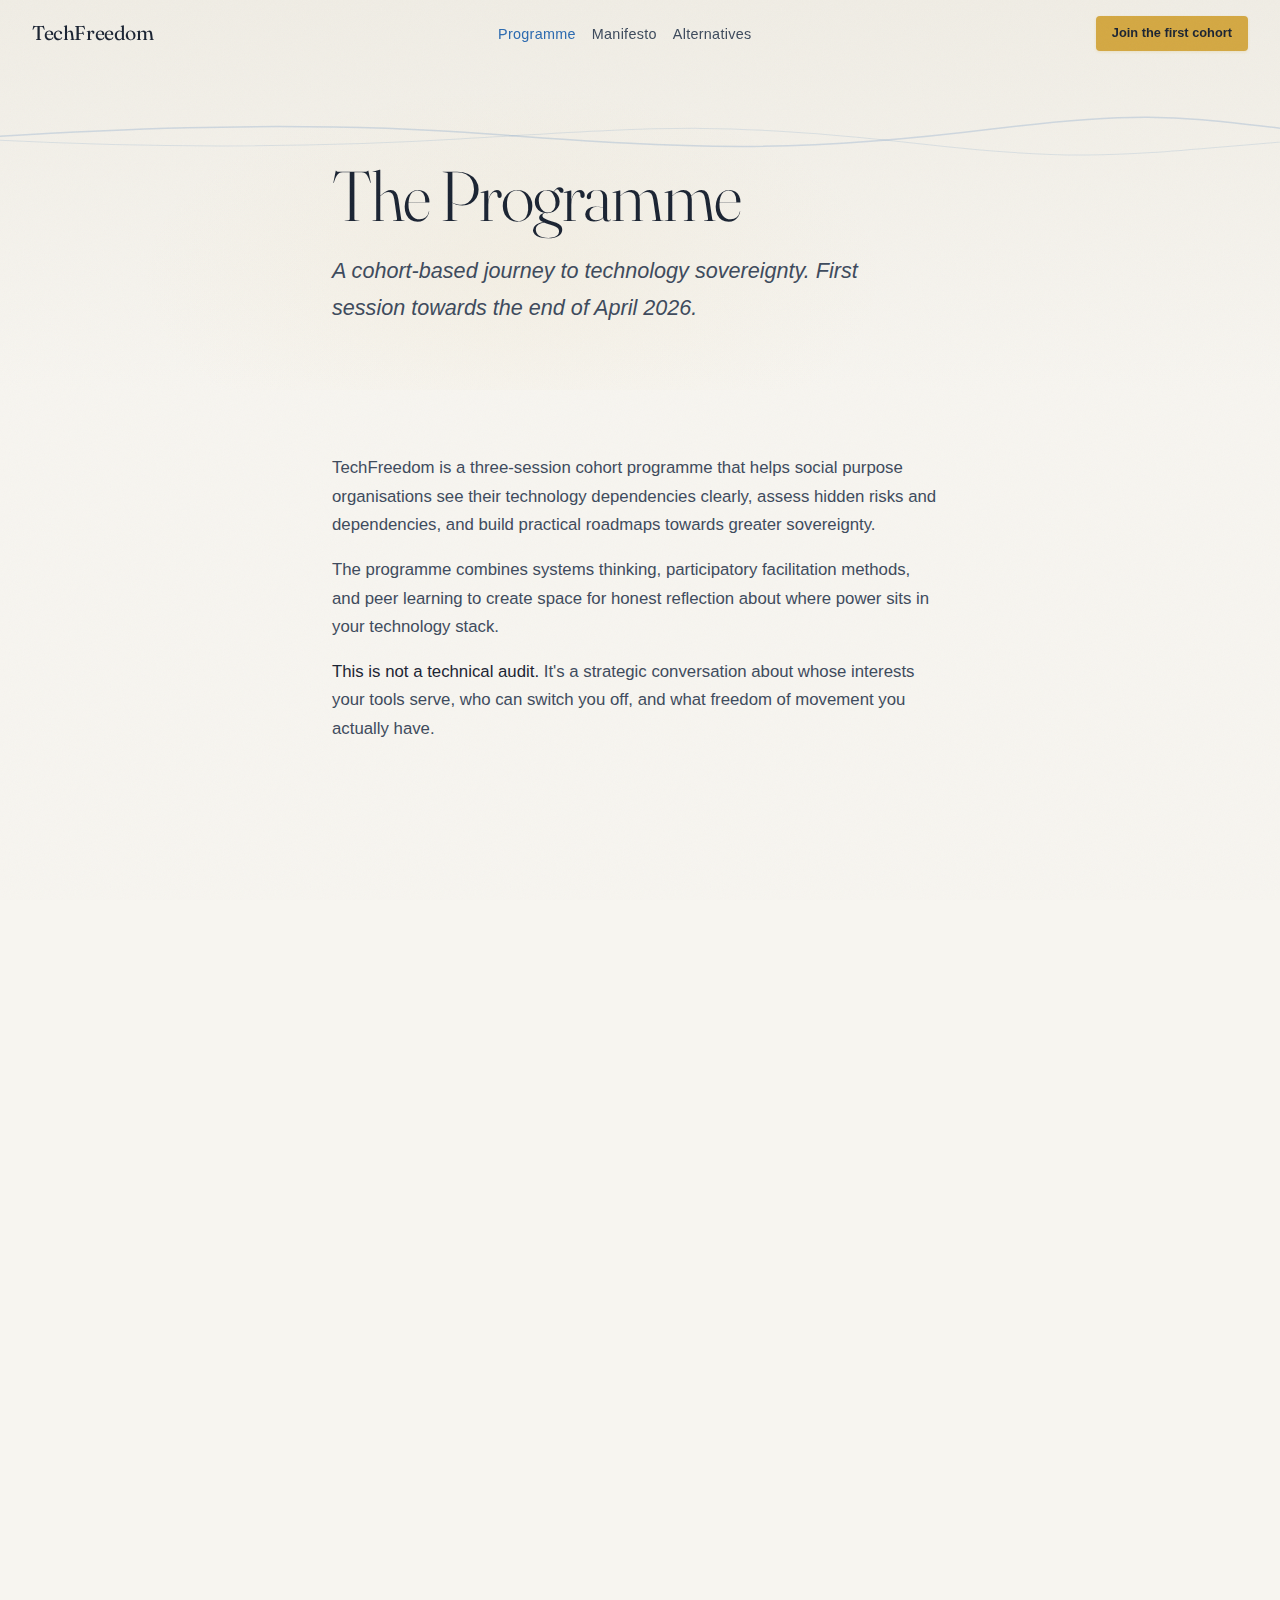
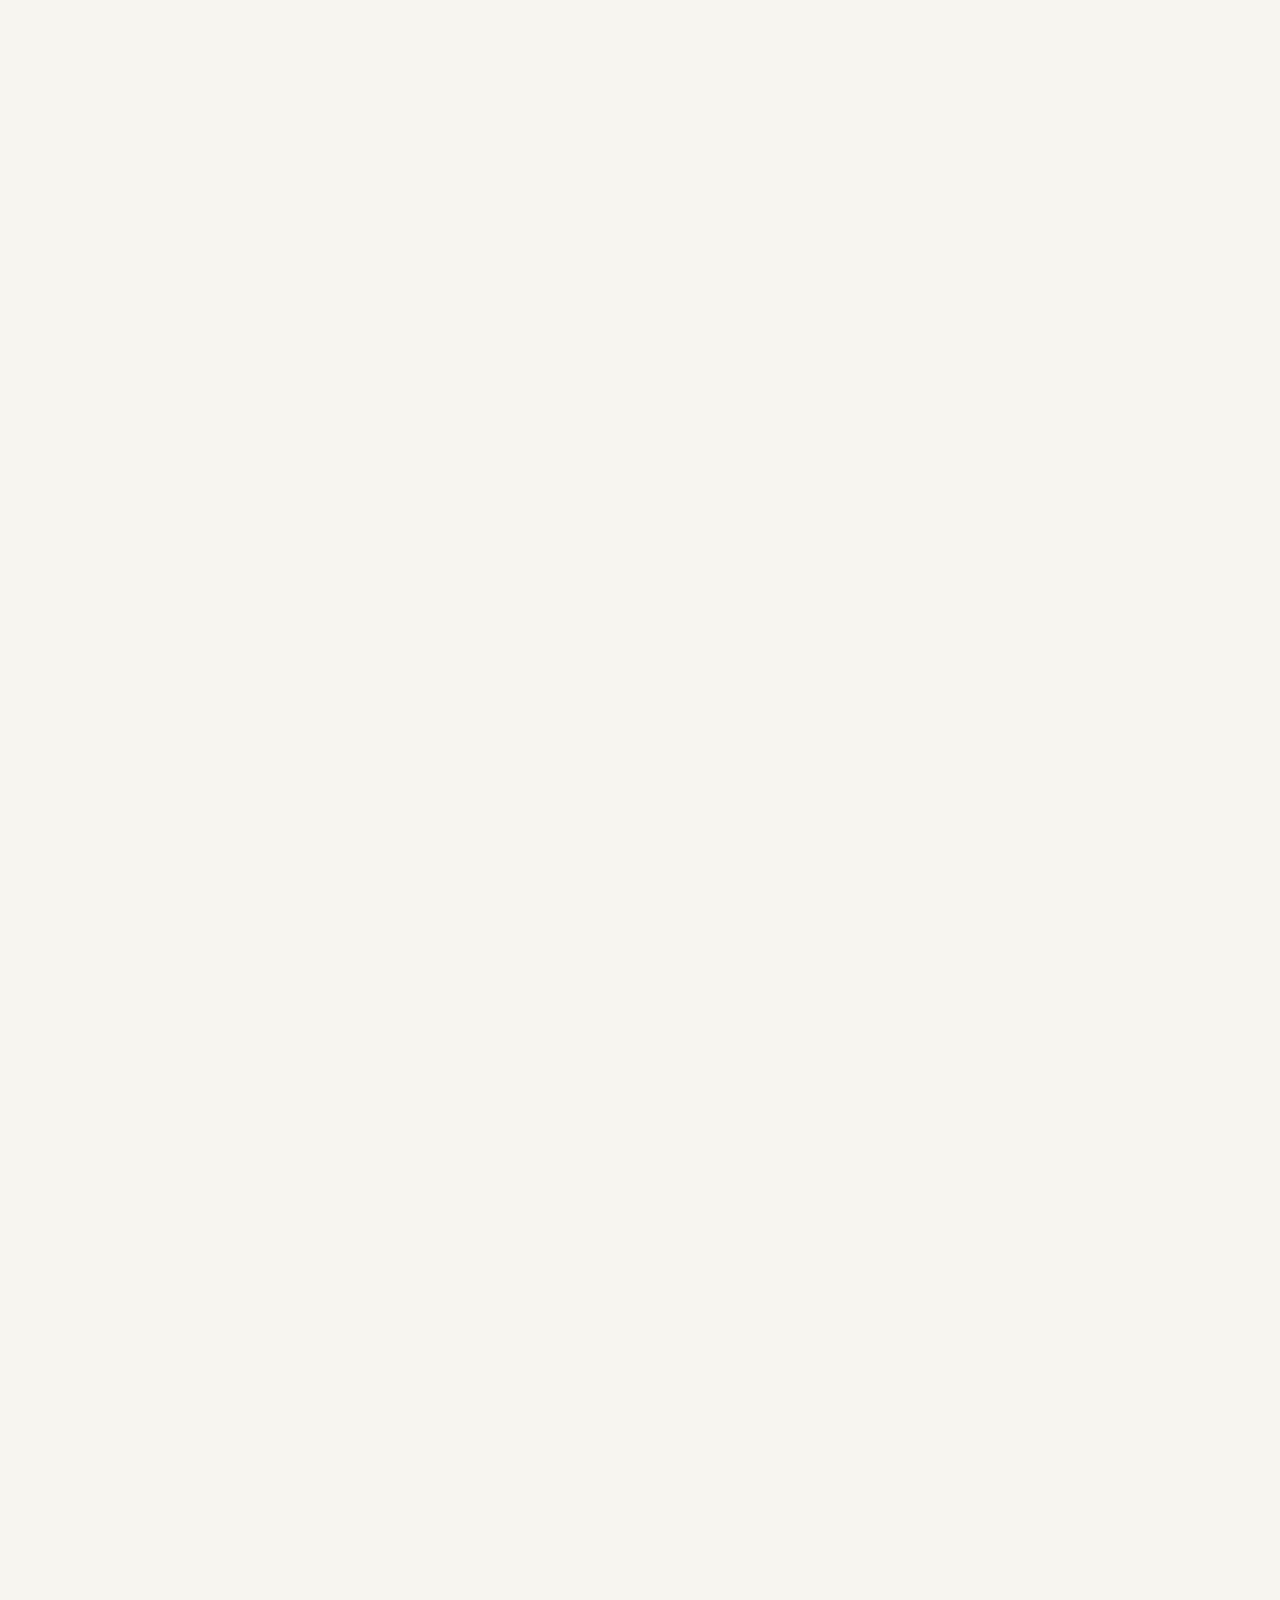
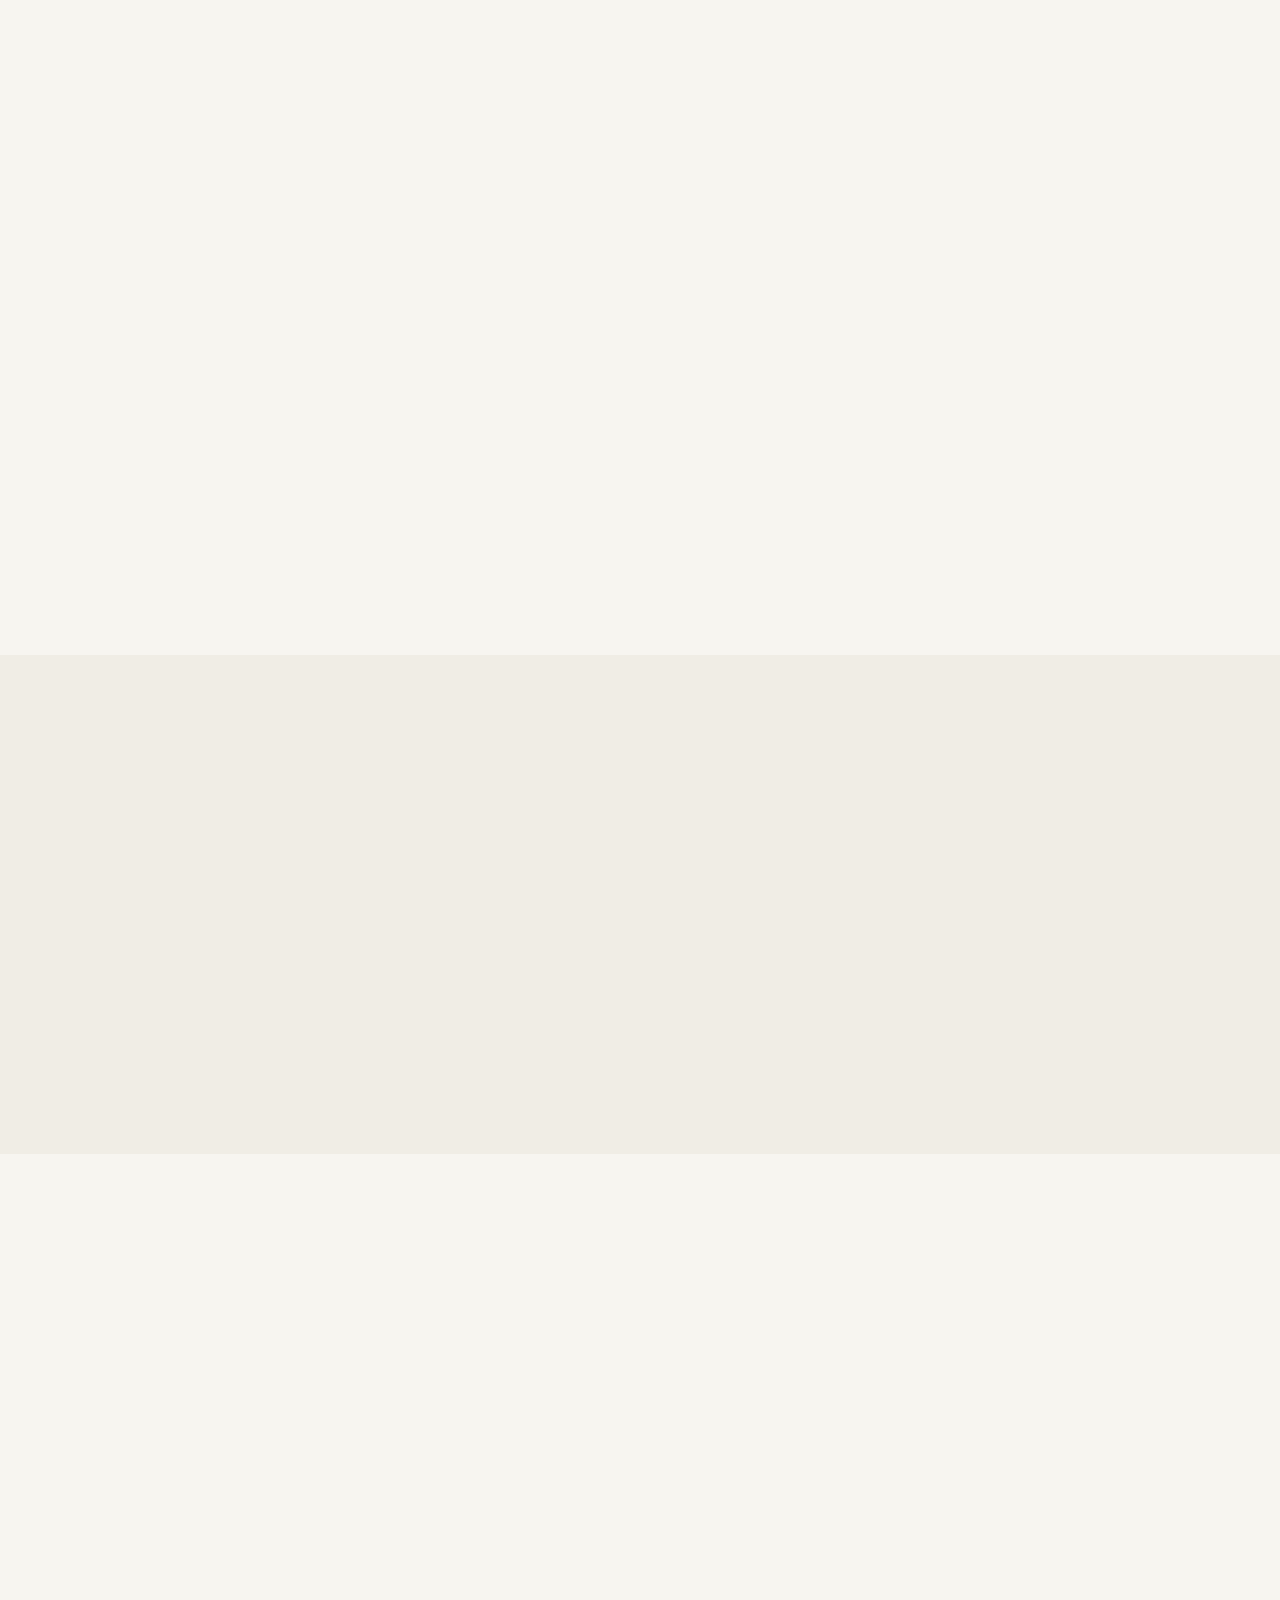
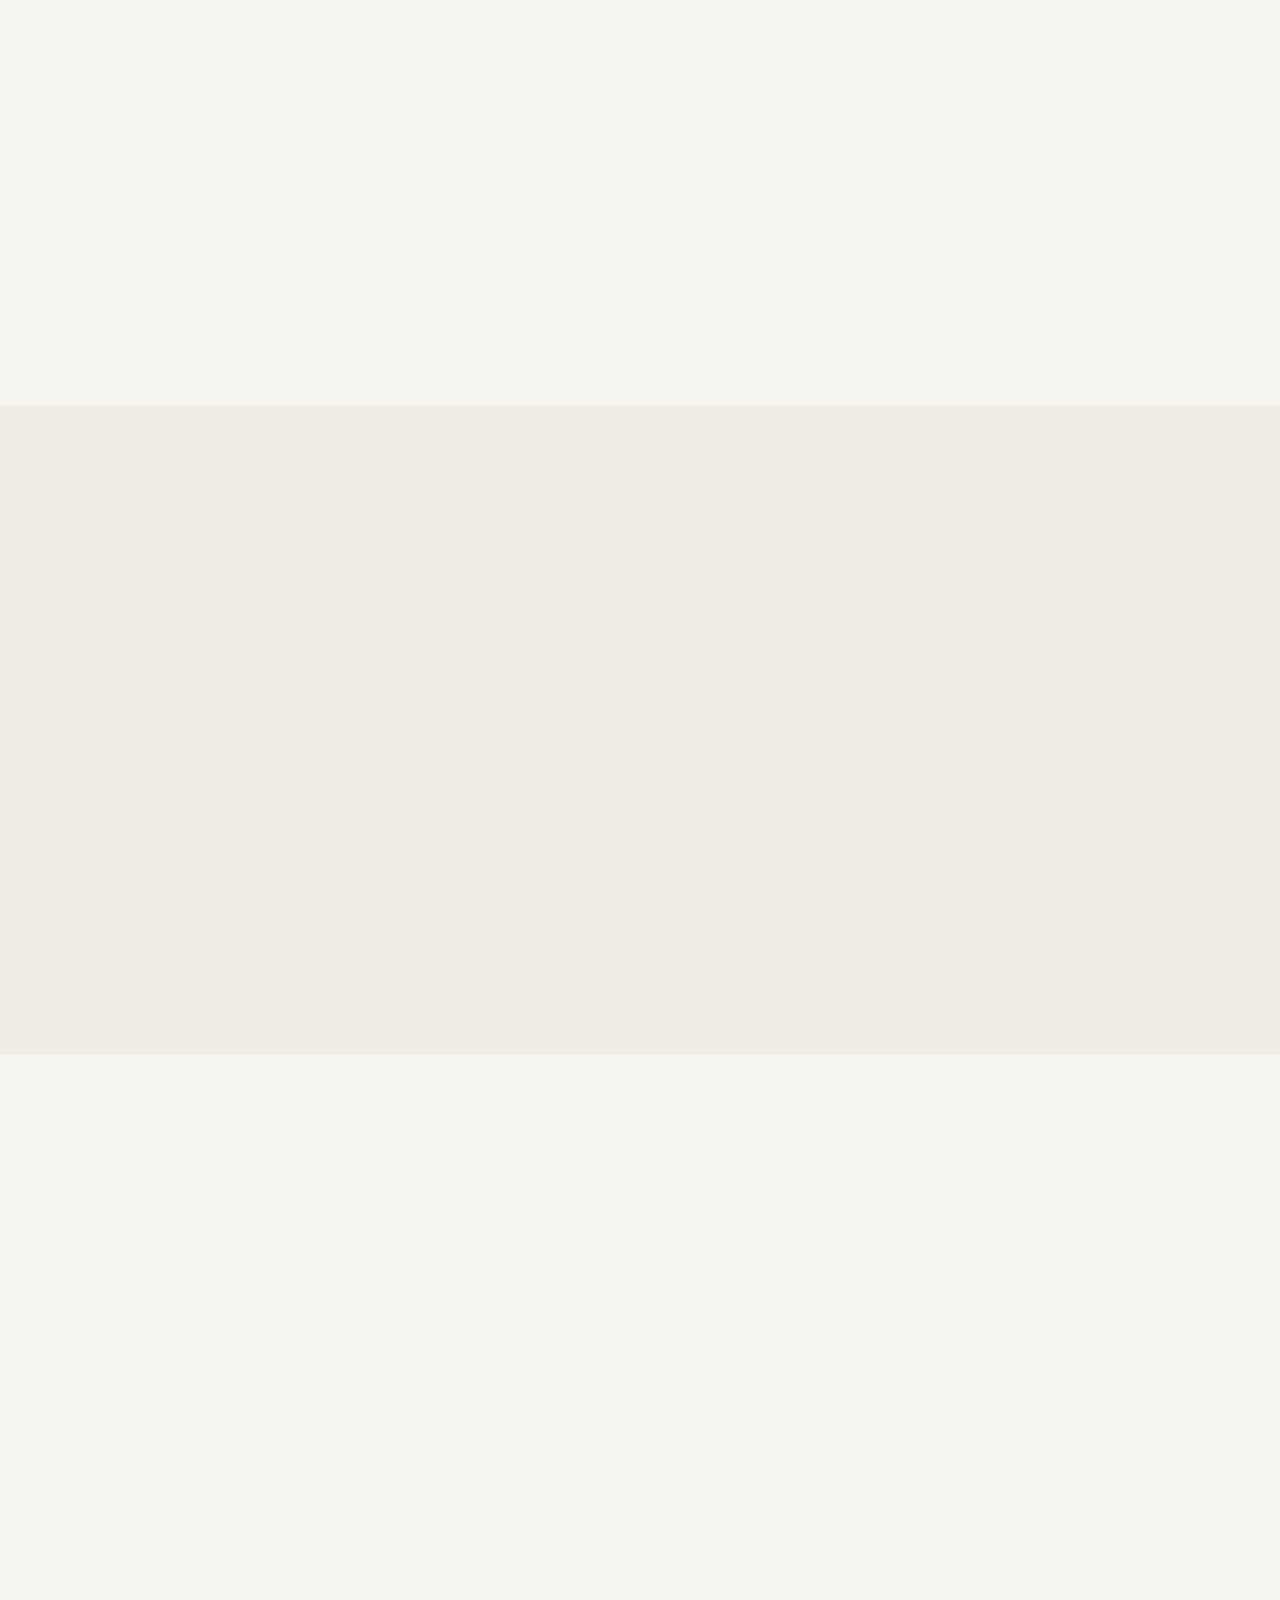
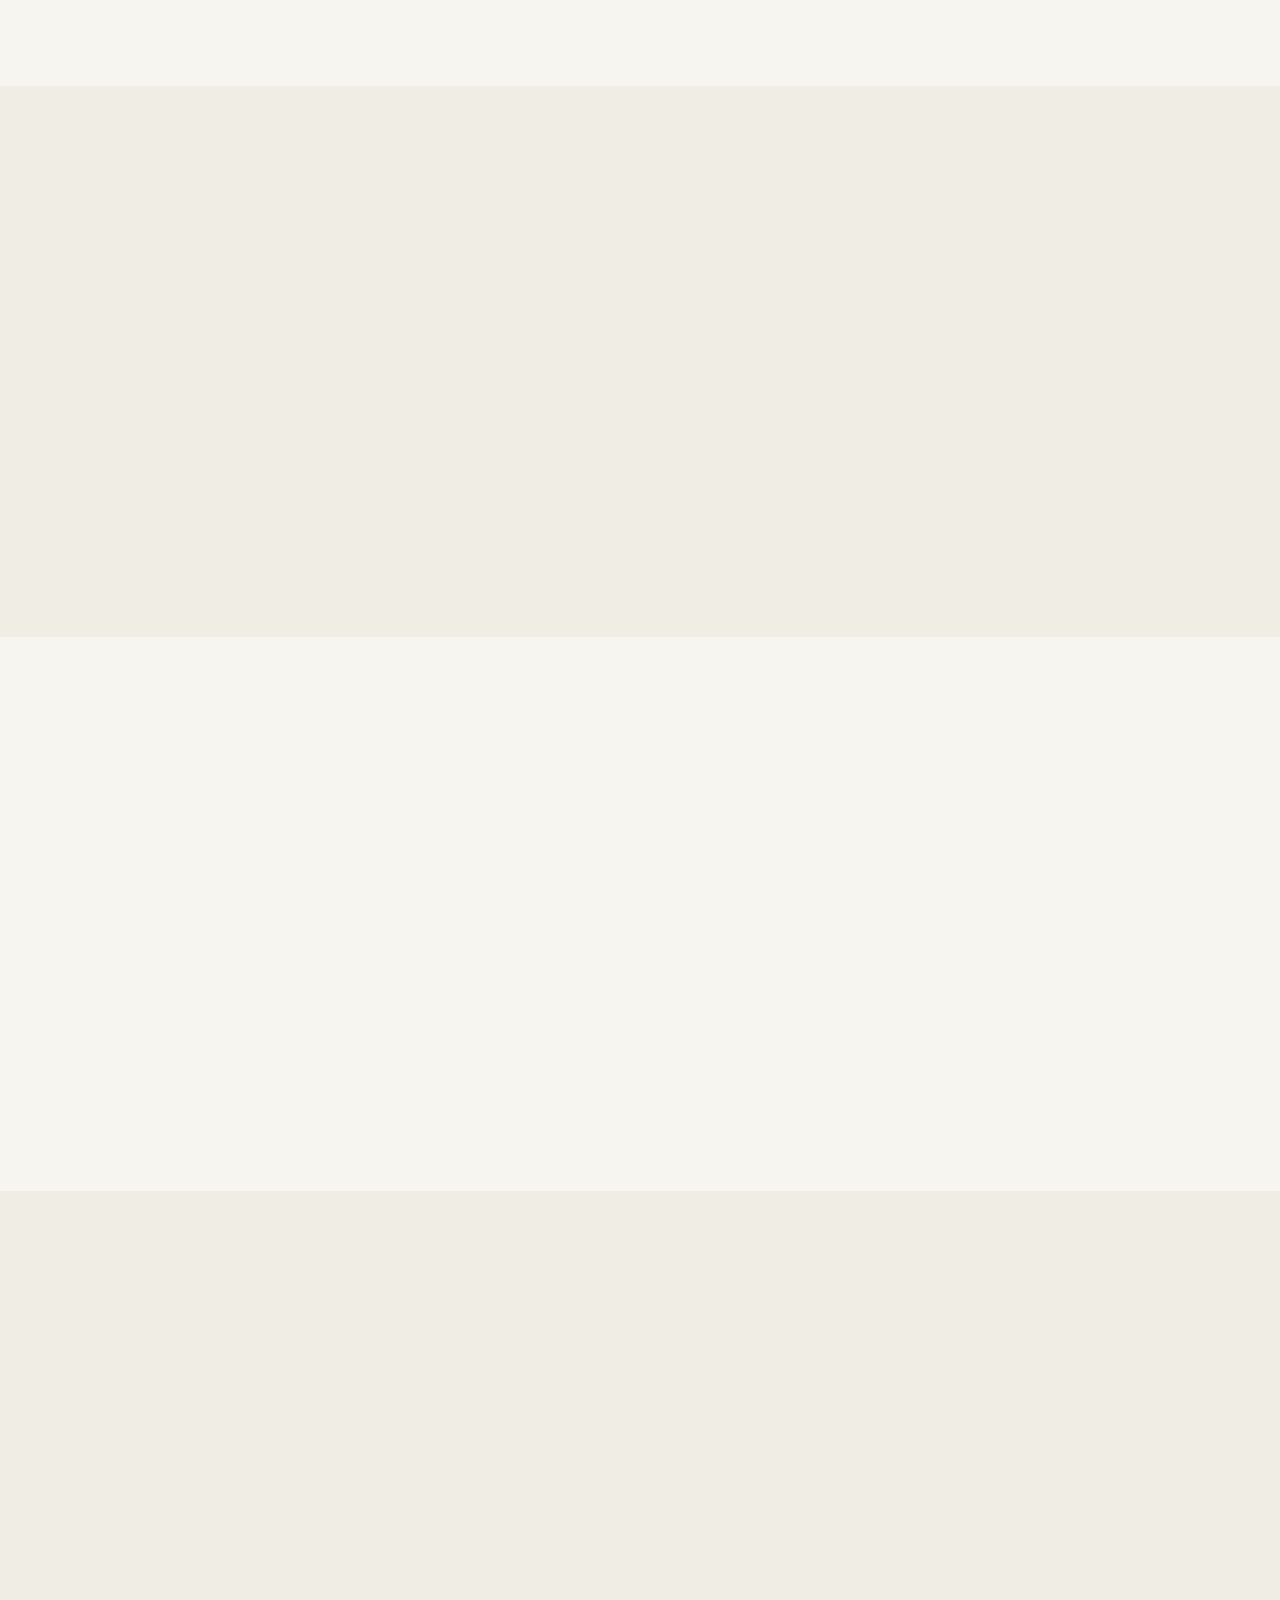
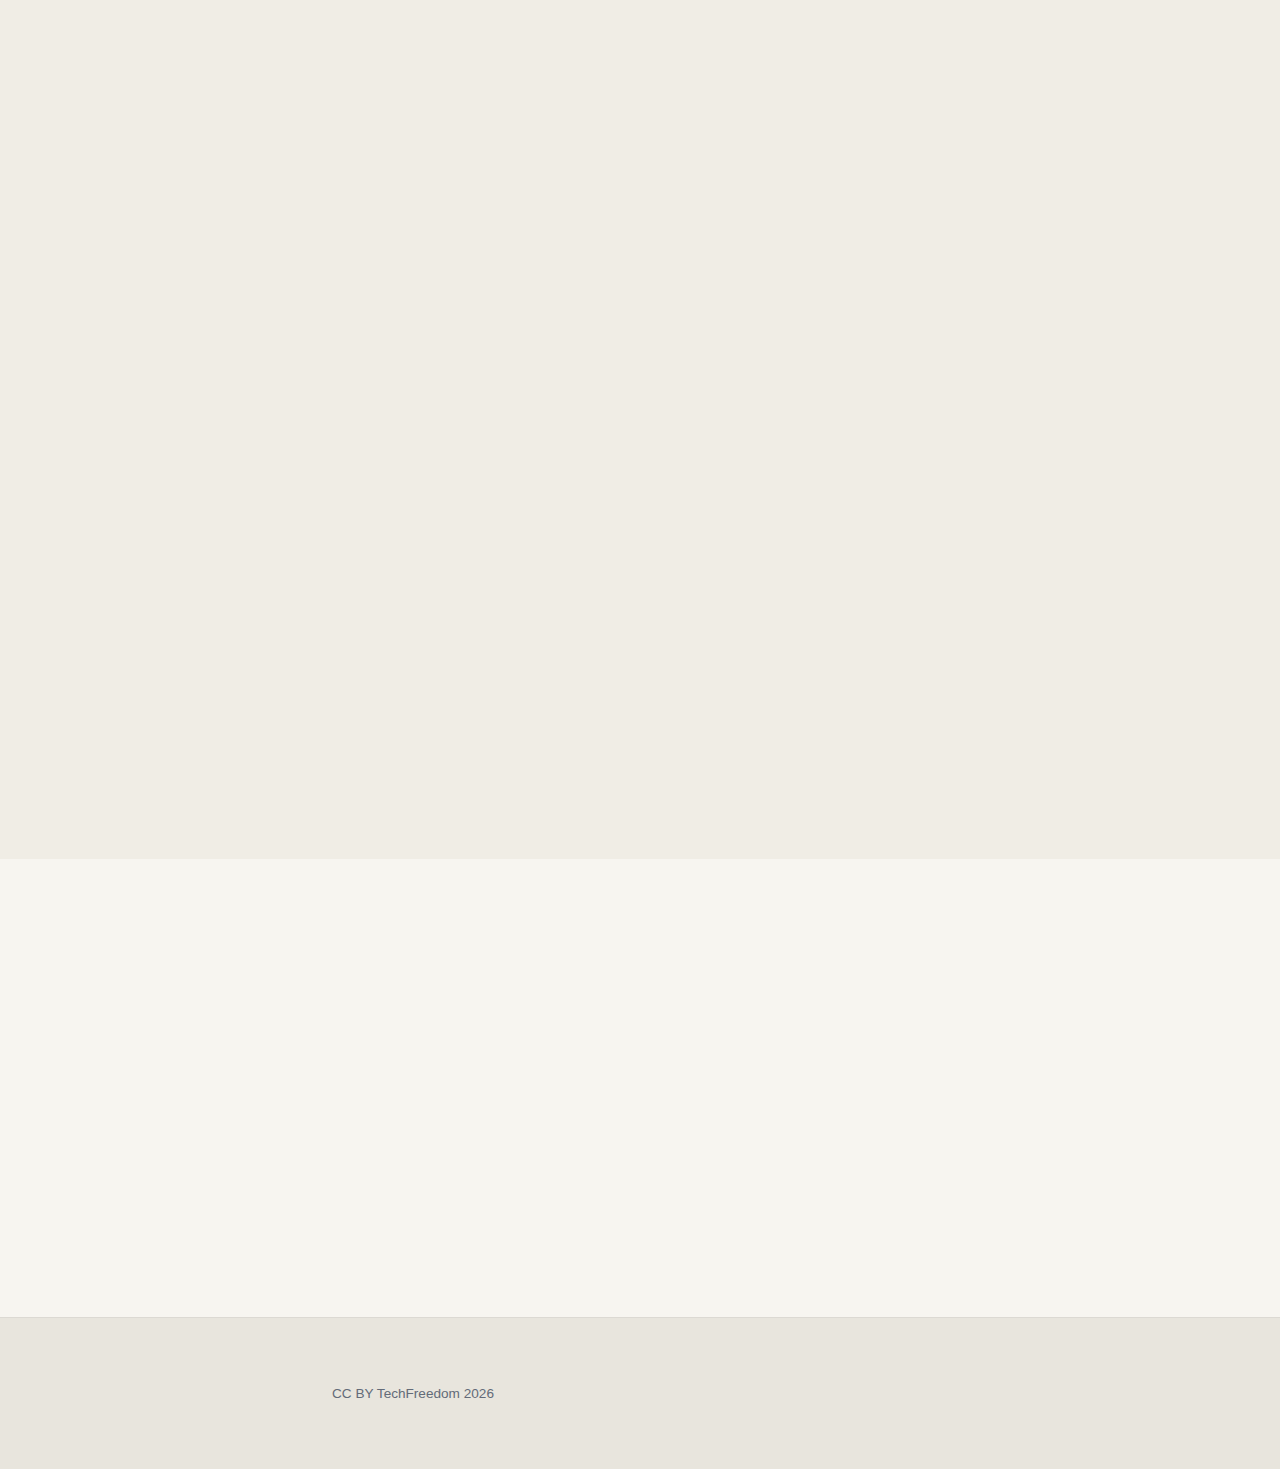
<file: programme/index.html>
<!DOCTYPE html>
<html lang="en-GB">
<head>
    <meta charset="UTF-8">
    <meta name="viewport" content="width=device-width, initial-scale=1.0">
    <title>Programme — TechFreedom</title>
    <meta name="description" content="Three online sessions that help social purpose organisations see their technology dependencies, assess hidden risks, and build practical roadmaps towards greater sovereignty.">
    <link rel="canonical" href="https://techfreedom.eu/programme/">
    <!-- Open Graph -->
    <meta property="og:type" content="website">
    <meta property="og:url" content="https://techfreedom.eu/programme/">
    <meta property="og:title" content="Programme — TechFreedom">
    <meta property="og:description" content="Three online sessions that help social purpose organisations see their technology dependencies, assess hidden risks, and build practical roadmaps towards greater sovereignty.">
    <meta property="og:image" content="https://techfreedom.eu/og-image.png">
    <meta property="og:image:width" content="1200">
    <meta property="og:image:height" content="630">
    <meta property="og:locale" content="en_GB">
    <meta property="og:site_name" content="TechFreedom">
    <!-- Twitter Card -->
    <meta name="twitter:card" content="summary_large_image">
    <meta name="twitter:title" content="Programme — TechFreedom">
    <meta name="twitter:description" content="Three online sessions that help social purpose organisations see their technology dependencies, assess hidden risks, and build practical roadmaps towards greater sovereignty.">
    <meta name="twitter:image" content="https://techfreedom.eu/og-image.png">
    <!-- Structured Data -->
    <script type="application/ld+json">
    {
        "@context": "https://schema.org",
        "@type": "Course",
        "name": "TechFreedom Programme",
        "description": "A cohort-based programme helping social purpose organisations understand their technology dependencies and build practical roadmaps towards greater sovereignty.",
        "provider": {
            "@type": "Organization",
            "name": "TechFreedom",
            "url": "https://techfreedom.eu"
        },
        "offers": {
            "@type": "Offer",
            "price": "300",
            "priceCurrency": "GBP",
            "availability": "https://schema.org/PreOrder"
        },
        "hasCourseInstance": {
            "@type": "CourseInstance",
            "courseMode": "online",
            "courseWorkload": "PT6H"
        }
    }
    </script>
    <link rel="icon" type="image/svg+xml" href="data:image/svg+xml,%3Csvg xmlns='http://www.w3.org/2000/svg' viewBox='0 0 32 32'%3E%3Crect width='32' height='32' rx='6' fill='%231A2332'/%3E%3Ctext x='16' y='24' font-family='Georgia,serif' font-size='22' font-weight='400' fill='%23F7F5F0' text-anchor='middle'%3ETf%3C/text%3E%3C/svg%3E">
    <script defer data-domain="techfreedom.eu" src="https://plausible.io/js/script.js"></script>
    <link rel="preconnect" href="https://fonts.bunny.net">
    <link href="https://fonts.bunny.net/css?family=dm-sans:400,400i,500,500i,700,700i&display=swap" rel="stylesheet" />
    <link href="https://fonts.bunny.net/css?family=fraunces:300,300i,400,400i,500,500i,600,600i,700,700i,800,800i&display=swap" rel="stylesheet" />
    <link rel="stylesheet" href="../css/shared.css">
    <style>
        /* ========================================
           PROGRAMME PAGE STYLES
           ======================================== */

        /* Page header */
        .programme-header {
            position: relative;
            padding: calc(var(--space-xl) + 60px) 0 var(--space-l);
            background: linear-gradient(180deg, var(--bg-warm) 0%, var(--bg-primary) 100%);
            overflow: hidden;
        }

        .programme-header::before {
            content: '';
            position: absolute;
            bottom: -20%;
            left: 10%;
            width: clamp(400px, 60vw, 800px);
            height: clamp(200px, 30vw, 400px);
            background: radial-gradient(ellipse, rgba(212, 168, 67, 0.05) 0%, transparent 70%);
            pointer-events: none;
            z-index: 0;
        }

        .programme-header .section-inner {
            position: relative;
            z-index: 2;
        }

        .programme-atmosphere {
            position: absolute;
            top: 0;
            left: 0;
            right: 0;
            bottom: 0;
            z-index: 1;
            pointer-events: none;
            overflow: hidden;
        }

        .wind-svg {
            position: absolute;
            top: 28%;
            left: -5%;
            width: 110%;
            height: 60px;
        }

        .wind-line {
            fill: none;
            stroke: var(--accent-sky);
            stroke-linecap: round;
        }

        .wind-line--1 {
            stroke-width: 1.5;
            opacity: 0.18;
            animation: windDrift1 12s ease-in-out infinite;
        }

        .wind-line--2 {
            stroke-width: 1;
            opacity: 0.12;
            animation: windDrift2 16s ease-in-out 1s infinite;
        }

        @keyframes windDrift1 {
            0%, 100% { transform: translateX(0) translateY(0); }
            25% { transform: translateX(20px) translateY(-3px); }
            75% { transform: translateX(-8px) translateY(2px); }
        }

        @keyframes windDrift2 {
            0%, 100% { transform: translateX(0) translateY(0); }
            30% { transform: translateX(-15px) translateY(2px); }
            70% { transform: translateX(12px) translateY(-2px); }
        }

        .programme-header h1 {
            font-size: clamp(2.5rem, 2rem + 3vw, 4.5rem);
            margin-bottom: var(--space-s);
        }

        .programme-header .tagline {
            font-size: clamp(1.1rem, 1rem + 0.5vw, 1.35rem);
            color: var(--text-secondary);
            font-style: italic;
            max-width: 50ch;
        }

        /* Intro section */
        .programme-intro {
            padding: var(--space-l) 0;
        }

        .programme-intro p {
            margin-bottom: var(--space-s);
            color: var(--text-secondary);
            font-size: 1.05rem;
        }

        .programme-intro p:last-child {
            margin-bottom: 0;
        }

        .programme-intro .emphasis {
            color: var(--text-primary);
            font-weight: 500;
        }

        /* Who section */
        .who-section {
            padding: var(--space-m) 0 var(--space-l);
        }

        .who-section h2 {
            margin-bottom: var(--space-m);
        }

        .org-types {
            list-style: none;
            display: flex;
            flex-wrap: wrap;
            gap: var(--space-xs) var(--space-s);
            margin-bottom: var(--space-m);
        }

        .org-types li {
            font-size: 0.95rem;
            color: var(--text-secondary);
            padding: 0.35rem 0.85rem;
            border: 1px solid var(--horizon);
            border-radius: 2rem;
            background: var(--bg-warm);
        }

        .who-participants {
            color: var(--text-secondary);
            font-size: 0.95rem;
            margin-bottom: var(--space-s);
        }

        .who-note {
            color: var(--text-secondary);
            font-size: 0.95rem;
            border-left: 3px solid var(--accent-amber);
            padding-left: var(--space-s);
        }

        /* Sessions */
        .sessions-section {
            padding: var(--space-l) 0;
        }

        .sessions-section > .section-inner > h2 {
            margin-bottom: var(--space-l);
        }

        .session {
            margin-bottom: var(--space-l);
            padding-bottom: var(--space-l);
            border-bottom: 1px solid var(--horizon);
        }

        .session:last-child {
            border-bottom: none;
            margin-bottom: 0;
            padding-bottom: 0;
        }

        .session-label {
            font-family: var(--font-body);
            font-size: 0.8rem;
            font-weight: 700;
            letter-spacing: 0.1em;
            text-transform: uppercase;
            color: var(--accent-amber);
            margin-bottom: var(--space-xs);
        }

        .session h3 {
            font-size: clamp(1.5rem, 1.25rem + 1.25vw, 2.25rem);
            margin-bottom: var(--space-s);
        }

        .session-intro {
            color: var(--text-secondary);
            margin-bottom: var(--space-m);
            font-size: 1.05rem;
        }

        .session-detail h4 {
            font-family: var(--font-body);
            font-size: 0.95rem;
            font-weight: 700;
            color: var(--text-primary);
            margin-bottom: var(--space-xs);
            margin-top: var(--space-m);
        }

        .session-detail ul {
            list-style: none;
            padding: 0;
        }

        .session-detail ul li {
            position: relative;
            padding-left: 1.5rem;
            margin-bottom: 0.5rem;
            color: var(--text-secondary);
        }

        .session-detail ul li::before {
            content: '';
            position: absolute;
            left: 0;
            top: 0.65em;
            width: 6px;
            height: 6px;
            border-radius: 50%;
            background: var(--accent-sky);
            opacity: 0.5;
        }

        .session-outcome {
            margin-top: var(--space-m);
            padding: var(--space-s) var(--space-m);
            background: linear-gradient(135deg, var(--bg-warm), rgba(212, 168, 67, 0.06));
            border-left: 3px solid var(--accent-amber);
            border-radius: 0 0.5rem 0.5rem 0;
        }

        .session-outcome p {
            color: var(--text-secondary);
            font-size: 0.95rem;
        }

        .session-outcome strong {
            color: var(--text-primary);
        }

        /* Risk lenses */
        .lenses-grid {
            display: grid;
            gap: var(--space-s);
            margin-top: var(--space-s);
            margin-bottom: var(--space-m);
        }

        .lens-item {
            display: grid;
            grid-template-columns: 2rem 1fr;
            gap: 0 var(--space-xs);
            align-items: start;
            padding: var(--space-s);
            background: var(--bg-warm);
            border-radius: 0.5rem;
            border: 1px solid var(--horizon);
        }

        .lens-number {
            font-family: var(--font-display);
            font-size: 1.1rem;
            font-weight: 500;
            color: var(--accent-amber);
            grid-row: 1 / 3;
            padding-top: 0.1rem;
        }

        .lens-name {
            font-weight: 700;
            font-size: 0.95rem;
            color: var(--text-primary);
        }

        .lens-desc {
            font-size: 0.9rem;
            color: var(--text-secondary);
            grid-column: 2;
        }

        /* Between sessions */
        .between-section {
            padding: var(--space-m) 0 var(--space-l);
            background: var(--bg-warm);
        }

        .between-section h2 {
            margin-bottom: var(--space-m);
        }

        .between-section p {
            color: var(--text-secondary);
            margin-bottom: var(--space-s);
        }

        .between-list {
            list-style: none;
            padding: 0;
        }

        .between-list li {
            position: relative;
            padding-left: 1.5rem;
            margin-bottom: 0.5rem;
            color: var(--text-secondary);
        }

        .between-list li::before {
            content: '';
            position: absolute;
            left: 0;
            top: 0.65em;
            width: 6px;
            height: 6px;
            border-radius: 50%;
            background: var(--accent-sky);
            opacity: 0.5;
        }

        .between-note {
            font-size: 0.95rem;
            font-style: italic;
            color: var(--text-muted);
            margin-top: var(--space-s);
        }

        /* What you get */
        .includes-section {
            padding: var(--space-l) 0;
        }

        .includes-section h2 {
            margin-bottom: var(--space-m);
        }

        .includes-grid {
            display: grid;
            grid-template-columns: 1fr;
            gap: var(--space-s);
        }

        .include-item {
            display: flex;
            gap: var(--space-s);
            padding: var(--space-s);
            border: 1px solid var(--horizon);
            border-radius: 0.5rem;
            background: linear-gradient(135deg, var(--white), var(--bg-warm));
        }

        .include-icon {
            flex-shrink: 0;
            width: 2.5rem;
            height: 2.5rem;
            display: flex;
            align-items: center;
            justify-content: center;
            background: var(--accent-amber-light);
            border-radius: 0.5rem;
            font-size: 1.1rem;
        }

        .include-text strong {
            display: block;
            font-size: 0.95rem;
            color: var(--text-primary);
            margin-bottom: 0.15rem;
        }

        .include-text span {
            font-size: 0.9rem;
            color: var(--text-secondary);
        }

        /* Structure & pricing */
        .pricing-section {
            padding: var(--space-l) 0;
            background: var(--bg-warm);
        }

        .pricing-section h2 {
            margin-bottom: var(--space-m);
        }

        .pricing-box {
            background: linear-gradient(135deg, var(--white), rgba(212, 168, 67, 0.04));
            border: 1px solid var(--horizon);
            border-radius: 0.75rem;
            padding: var(--space-m);
            margin-bottom: var(--space-m);
        }

        .pricing-grid {
            display: grid;
            grid-template-columns: auto 1fr;
            gap: 0.5rem var(--space-m);
            align-items: baseline;
        }

        .pricing-label {
            font-weight: 700;
            font-size: 0.9rem;
            color: var(--accent-amber);
        }

        .pricing-value {
            color: var(--text-secondary);
            font-size: 0.95rem;
        }

        .pricing-value .price {
            font-family: var(--font-display);
            font-size: 1.5rem;
            font-weight: 500;
            color: var(--text-primary);
        }

        .pilot-note {
            font-size: 0.95rem;
            font-style: italic;
            color: var(--text-secondary);
            padding: var(--space-s);
            background: var(--accent-amber-light);
            border-radius: 0.5rem;
            margin-top: var(--space-s);
        }

        /* Why cohort */
        .cohort-section {
            padding: var(--space-l) 0;
        }

        .cohort-section h2 {
            margin-bottom: var(--space-m);
        }

        .cohort-reasons {
            list-style: none;
            padding: 0;
        }

        .cohort-reasons li {
            margin-bottom: var(--space-s);
            padding-left: 0;
        }

        .cohort-reasons li strong {
            color: var(--text-primary);
        }

        .cohort-reasons li span {
            color: var(--text-secondary);
        }

        /* After programme */
        .after-section {
            padding: var(--space-m) 0 var(--space-l);
            background: var(--bg-warm);
        }

        .after-section h2 {
            margin-bottom: var(--space-m);
        }

        .after-intro {
            color: var(--text-secondary);
            margin-bottom: var(--space-m);
        }

        .after-list {
            list-style: none;
            padding: 0;
        }

        .after-list li {
            position: relative;
            padding-left: 1.5rem;
            margin-bottom: 0.75rem;
            color: var(--text-secondary);
        }

        .after-list li::before {
            content: '';
            position: absolute;
            left: 0;
            top: 0.65em;
            width: 6px;
            height: 6px;
            border-radius: 50%;
            background: var(--accent-amber);
            opacity: 0.5;
        }

        /* Facilitators */
        .facilitators-section {
            padding: var(--space-l) 0;
        }

        .facilitators-section h2 {
            margin-bottom: var(--space-m);
        }

        .facilitators-section p {
            color: var(--text-secondary);
            margin-bottom: var(--space-s);
        }

        /* FAQs */
        .faq-section {
            padding: var(--space-l) 0;
            background: var(--bg-warm);
        }

        .faq-section h2 {
            margin-bottom: var(--space-l);
        }

        .faq-item {
            margin-bottom: var(--space-m);
            padding-bottom: var(--space-m);
            border-bottom: 1px solid var(--horizon);
        }

        .faq-item:last-child {
            border-bottom: none;
            margin-bottom: 0;
            padding-bottom: 0;
        }

        .faq-item h3 {
            font-family: var(--font-body);
            font-size: 1.05rem;
            font-weight: 700;
            color: var(--text-primary);
            margin-bottom: var(--space-xs);
        }

        .faq-item p {
            color: var(--text-secondary);
            font-size: 0.95rem;
        }

        /* CTA */
        .cta-section {
            padding: var(--space-l) 0 var(--space-xl);
        }

        .cta-area {
            margin: 0 auto;
            padding: var(--space-l);
            background: linear-gradient(135deg, rgba(247, 245, 240, 0.8) 0%, rgba(255,255,255,0.6) 100%);
            border: 1px solid rgba(26, 35, 50, 0.06);
            border-radius: 8px;
            max-width: 520px;
        }

        .cta-heading {
            font-family: var(--font-display);
            font-size: clamp(1.1rem, 1rem + 0.5vw, 1.35rem);
            font-weight: 400;
            font-style: italic;
            color: var(--text-primary);
            margin-bottom: var(--space-xs);
            font-variation-settings: 'opsz' 36;
        }

        .cta-subtext {
            display: block;
            font-size: 0.9rem;
            color: var(--text-muted);
            margin-bottom: var(--space-m);
            line-height: 1.6;
        }

        .signup-form .form-row {
            display: flex;
            gap: var(--space-xs);
        }

        .signup-form label {
            flex: 1;
        }

        .signup-form input[type="email"] {
            width: 100%;
            font-family: var(--font-body);
            font-size: 0.95rem;
            padding: 0.85em 1em;
            border: 1px solid var(--bg-fog);
            border-radius: 4px;
            background: var(--white);
            color: var(--text-primary);
            transition: border-color 0.3s ease, box-shadow 0.3s ease;
        }

        .signup-form input[type="email"]::placeholder {
            color: var(--text-muted);
        }

        .signup-form input[type="email"]:focus {
            outline: none;
            border-color: var(--accent-sky);
            box-shadow: 0 0 0 3px var(--accent-sky-light);
        }

        .signup-form button[type="submit"] {
            font-family: var(--font-body);
            font-size: 0.9rem;
            font-weight: 500;
            padding: 0.85em 1.75em;
            background: var(--accent-amber);
            color: var(--text-primary);
            border: none;
            border-radius: 4px;
            cursor: pointer;
            transition: all 0.4s cubic-bezier(0.23, 1, 0.32, 1);
            white-space: nowrap;
            box-shadow: 0 1px 3px rgba(212, 168, 67, 0.2);
            animation: gentlePulse 3s ease-in-out infinite;
        }

        .signup-form button[type="submit"]:hover {
            transform: translateY(-1px);
            box-shadow:
                0 4px 16px rgba(212, 168, 67, 0.3),
                0 0 24px rgba(212, 168, 67, 0.15);
        }

        .signup-form button[type="submit"]:focus-visible {
            outline: 2px solid var(--accent-sky);
            outline-offset: 3px;
        }

        .signup-form button[type="submit"]:active {
            transform: translateY(0);
        }

        @keyframes gentlePulse {
            0%, 100% {
                box-shadow: 0 1px 3px rgba(212, 168, 67, 0.2);
            }
            50% {
                box-shadow:
                    0 2px 8px rgba(212, 168, 67, 0.25),
                    0 0 20px rgba(212, 168, 67, 0.12);
            }
        }

        .form-success,
        .form-error {
            font-family: var(--font-display);
            font-style: italic;
            font-size: 0.95rem;
            margin-top: var(--space-s);
            font-variation-settings: 'opsz' 24;
        }

        .form-success {
            color: var(--accent-sky);
        }

        .form-error {
            color: var(--color-error);
        }

        /* Responsive */
        @media (max-width: 768px) {
            .programme-atmosphere {
                display: none;
            }

            .programme-header::before {
                display: none;
            }

            .pricing-grid {
                grid-template-columns: 1fr;
                gap: 0.25rem;
            }

            .pricing-label {
                margin-top: 0.5rem;
            }

            .signup-form .form-row {
                flex-direction: column;
            }

            .signup-form button[type="submit"] {
                align-self: flex-start;
            }

            .cta-area {
                padding: var(--space-m);
            }
        }

        @media (prefers-reduced-motion: reduce) {
            .wind-line {
                animation: none !important;
            }
        }

        @media (max-width: 480px) {
            .programme-header {
                padding-top: calc(var(--space-xl) + 60px);
            }

            .include-item {
                flex-direction: column;
                gap: var(--space-xs);
            }

            .lens-item {
                grid-template-columns: 1fr;
            }

            .lens-number {
                grid-row: auto;
            }

            .lens-desc {
                grid-column: 1;
            }
        }
    </style>
</head>
<body>
    <a class="skip-link" href="#main-content">Skip to main content</a>

    <nav class="site-nav" aria-label="Main navigation">
        <a href="/" class="nav-wordmark"><svg class="nav-icon" aria-hidden="true" width="32" height="32" viewBox="0 0 32 32"><rect width="32" height="32" rx="6" fill="#1A2332"/><text x="16" y="24" font-family="Georgia,serif" font-size="22" font-weight="400" fill="#F7F5F0" text-anchor="middle">Tf</text></svg><span class="nav-wordmark-text">TechFreedom</span></a>
        <ul class="nav-links">
            <li><a href="/programme/" aria-current="page">Programme</a></li>
            <li><a href="/manifesto/">Manifesto</a></li>
            <li><a href="/alternatives/">Alternatives</a></li>
        </ul>
        <a href="#signup-cta" class="nav-cta">Join the first cohort</a>
    </nav>

    <main id="main-content" tabindex="-1">

        <!-- Header -->
        <header class="programme-header">
            <div class="programme-atmosphere" aria-hidden="true">
                <svg class="wind-svg" viewBox="0 0 1400 60" fill="none" xmlns="http://www.w3.org/2000/svg" focusable="false" preserveAspectRatio="none">
                    <path class="wind-line wind-line--1" d="M-50 35 C150 20, 350 10, 550 25 S850 45, 1050 20 S1250 15, 1450 30"/>
                    <path class="wind-line wind-line--2" d="M-80 22 C120 38, 320 42, 520 30 S780 12, 980 35 S1200 40, 1450 25"/>
                </svg>
            </div>
            <div class="section-inner">
                <h1 class="reveal">The Programme</h1>
                <p class="tagline reveal reveal-delay-1">A cohort-based journey to technology sovereignty. First session towards the end of April 2026.</p>
            </div>
        </header>

        <!-- Intro -->
        <section class="programme-intro">
            <div class="section-inner">
                <p class="reveal">TechFreedom is a three-session cohort programme that helps social purpose organisations see their technology dependencies clearly, assess hidden risks and dependencies, and build practical roadmaps towards greater sovereignty.</p>
                <p class="reveal reveal-delay-1">The programme combines systems thinking, participatory facilitation methods, and peer learning to create space for honest reflection about where power sits in your technology stack.</p>
                <p class="reveal reveal-delay-2"><span class="emphasis">This is not a technical audit.</span> It's a strategic conversation about whose interests your tools serve, who can switch you off, and what freedom of movement you actually have.</p>
            </div>
        </section>

        <!-- Who it's for -->
        <section class="who-section">
            <div class="section-inner">
                <h2 class="reveal">Who is it for?</h2>
                <ul class="org-types reveal reveal-delay-1" role="list">
                    <li>Charities &amp; non-profits</li>
                    <li>Community interest companies</li>
                    <li>Co-operatives &amp; mutuals</li>
                    <li>Social enterprises</li>
                    <li>Advocacy &amp; campaigning groups</li>
                    <li>Community organisations</li>
                    <li>Mission-driven small businesses</li>
                </ul>
                <p class="who-participants reveal reveal-delay-2">Typical participants are executive directors, operations managers, trustees with technology oversight, or anyone responsible for technology decisions.</p>
                <p class="who-note reveal reveal-delay-3">You don't need to be technical. The programme is designed for people who make strategic decisions about technology, not people who implement it.</p>
            </div>
        </section>

        <!-- The Three Sessions -->
        <section class="sessions-section" aria-labelledby="sessions-heading">
            <div class="section-inner">
                <h2 id="sessions-heading" class="reveal">The Three Sessions</h2>

                <!-- Session 1 -->
                <article class="session reveal">
                    <p class="session-label">Session 1</p>
                    <h3>SEE: Mapping Invisible Reliance</h3>
                    <p class="session-intro">Most organisations have never listed every piece of technology they depend on. In this first session, that changes.</p>

                    <div class="session-detail">
                        <p>Guided work to build your complete technology inventory, categorise by importance, and identify invisible dependencies. Includes peer reflection to spot blind spots.</p>
                    </div>

                    <div class="session-outcome">
                        <p><strong>You'll leave with:</strong> A complete map of your technology dependencies and a first sense of where invisible dependencies lie. You'll also have access to the cohort channel for questions and reflections between sessions.</p>
                    </div>
                </article>

                <!-- Session 2 -->
                <article class="session reveal">
                    <p class="session-label">Session 2</p>
                    <h3>ASSESS: Making the Risks Explicit</h3>
                    <p class="session-intro">Now that you can see your dependencies, it's time to score them. This session introduces the five risk lenses, the analytical heart of TechFreedom.</p>

                    <div class="session-detail">
                        <h4>The Five Risk Lenses</h4>
                        <div class="lenses-grid">
                            <div class="lens-item">
                                <span class="lens-number">01</span>
                                <span class="lens-name">Jurisdiction</span>
                                <span class="lens-desc">Where does your data actually live, and under whose laws?</span>
                            </div>
                            <div class="lens-item">
                                <span class="lens-number">02</span>
                                <span class="lens-name">Continuity</span>
                                <span class="lens-desc">What happens when a platform changes the rules, the pricing, or simply disappears?</span>
                            </div>
                            <div class="lens-item">
                                <span class="lens-number">03</span>
                                <span class="lens-name">Surveillance</span>
                                <span class="lens-desc">How much does your tech stack know about you, your staff, and the people you serve?</span>
                            </div>
                            <div class="lens-item">
                                <span class="lens-number">04</span>
                                <span class="lens-name">Lock-in</span>
                                <span class="lens-desc">Could you leave if you wanted to? What would it cost?</span>
                            </div>
                            <div class="lens-item">
                                <span class="lens-number">05</span>
                                <span class="lens-name">Cost Exposure</span>
                                <span class="lens-desc">How exposed are you to price changes and eliminated free tiers?</span>
                            </div>
                        </div>

                        <p>Use the five risk lenses to score your core tools. Build your Priority Grid to identify which changes will have the most impact. Structured peer support helps you think through your biggest blockers.</p>
                    </div>

                    <div class="session-outcome">
                        <p><strong>You'll leave with:</strong> A clear picture of where your risks lie and which tools sit in the &ldquo;Quick Wins&rdquo; quadrant for immediate action.</p>
                    </div>
                </article>

                <!-- Session 3 -->
                <article class="session reveal">
                    <p class="session-label">Session 3</p>
                    <h3>PLAN: From Analysis to Action</h3>
                    <p class="session-intro">Analysis without action is just worry. In this final session, you'll build a concrete roadmap using the Three Horizons framework.</p>

                    <div class="session-detail">
                        <h4>The Three Horizons</h4>
                        <ul>
                            <li><strong>Horizon 1 (Now &rarr; 3 months):</strong> Quick Wins, changes you can make without significant investment</li>
                            <li><strong>Horizon 2 (3&ndash;12 months):</strong> Planned Transitions, moves requiring coordination, budget, or training</li>
                            <li><strong>Horizon 3 (12&ndash;24 months):</strong> Strategic Shifts, long-term investments in sovereignty and capability</li>
                        </ul>

                        <p>Workshop your priorities using the TechFreedom Database to find realistic alternatives. Identify what you need to move forward: skills, budget, support. Leave with public commitments and a cohort buddy for accountability.</p>
                    </div>

                    <div class="session-outcome">
                        <p><strong>You'll leave with:</strong> A concrete roadmap with actions, owners, and timelines. A buddy to keep you accountable. Commitments you've made in front of peers. And an invitation into the alumni community.</p>
                    </div>
                </article>
            </div>
        </section>

        <!-- Between sessions -->
        <section class="between-section">
            <div class="section-inner">
                <h2 class="reveal">Between Sessions</h2>
                <p class="reveal reveal-delay-1">Sessions are spaced 2&ndash;3 weeks apart. Between them, you're invited to:</p>
                <ul class="between-list reveal reveal-delay-2" role="list">
                    <li>Add any tools you remembered after the session</li>
                    <li>Note questions or unknowns to bring next time</li>
                    <li>Explore the TechFreedom Database of alternative tools</li>
                    <li>Post a question or insight in the cohort channel</li>
                    <li>Join an optional drop-in call for specific questions</li>
                </ul>
                <p class="between-note reveal reveal-delay-3">The programme is designed to respect your capacity. Between-session work is deliberately light and optional.</p>
            </div>
        </section>

        <!-- What you get -->
        <section class="includes-section">
            <div class="section-inner section-inner--wide">
                <h2 class="reveal">What You Get</h2>
                <div class="includes-grid">
                    <div class="include-item reveal reveal-delay-1">
                        <div class="include-icon" aria-hidden="true">&#9671;</div>
                        <div class="include-text">
                            <strong>Three facilitated sessions</strong>
                            <span>Two hours each, using participatory methods where everyone is heard</span>
                        </div>
                    </div>
                    <div class="include-item reveal reveal-delay-1">
                        <div class="include-icon" aria-hidden="true">&#9633;</div>
                        <div class="include-text">
                            <strong>The TechFreedom Canvas</strong>
                            <span>A three-page working document (printable A3): your technology map, risk assessment, and roadmap</span>
                        </div>
                    </div>
                    <div class="include-item reveal reveal-delay-2">
                        <div class="include-icon" aria-hidden="true">&#9678;</div>
                        <div class="include-text">
                            <strong>TechFreedom Database</strong>
                            <span>27 commonly-used tools pre-scored across five risk lenses, plus 27 curated alternatives with migration difficulty ratings</span>
                        </div>
                    </div>
                    <div class="include-item reveal reveal-delay-2">
                        <div class="include-icon" aria-hidden="true">&#9998;</div>
                        <div class="include-text">
                            <strong>Participant Workbook</strong>
                            <span>Complete guide with manifesto, frameworks, worksheets, and space for reflection</span>
                        </div>
                    </div>
                    <div class="include-item reveal reveal-delay-3">
                        <div class="include-icon" aria-hidden="true">&#9740;</div>
                        <div class="include-text">
                            <strong>Cohort community</strong>
                            <span>Shared channel, optional drop-in calls, a buddy for accountability</span>
                        </div>
                    </div>
                    <div class="include-item reveal reveal-delay-3">
                        <div class="include-icon" aria-hidden="true">&#10038;</div>
                        <div class="include-text">
                            <strong>Alumni network</strong>
                            <span>Quarterly calls on rotating themes, persistent channel, 3&ndash;6 month check-ins</span>
                        </div>
                    </div>
                </div>
            </div>
        </section>

        <!-- Structure & pricing -->
        <section class="pricing-section">
            <div class="section-inner">
                <h2 class="reveal">Structure &amp; Pricing</h2>
                <div class="pricing-box reveal reveal-delay-1">
                    <div class="pricing-grid">
                        <span class="pricing-label">Format</span>
                        <span class="pricing-value">3 &times; 2-hour online sessions</span>

                        <span class="pricing-label">Spacing</span>
                        <span class="pricing-value">2&ndash;3 weeks between sessions</span>

                        <span class="pricing-label">Cohort size</span>
                        <span class="pricing-value">6&ndash;10 organisations (one person per organisation)</span>

                        <span class="pricing-label">Cost</span>
                        <span class="pricing-value"><span class="price">&pound;300</span> + VAT per organisation</span>

                        <span class="pricing-label">Includes</span>
                        <span class="pricing-value">Canvas, database, workbook, facilitation, cohort channel, alumni community</span>

                        <span class="pricing-label">Add-on</span>
                        <span class="pricing-value">1:1 surgery sessions available for working through specific blockers</span>
                    </div>
                    <p class="pilot-note">Pilot cohort at reduced rate; register interest for early access pricing!</p>
                </div>
            </div>
        </section>

        <!-- Why cohort-based -->
        <section class="cohort-section">
            <div class="section-inner">
                <h2 class="reveal">Why Cohort-Based?</h2>
                <ul class="cohort-reasons" role="list">
                    <li class="reveal"><strong>Peer learning:</strong> <span>You learn as much from other organisations facing similar challenges as from the facilitators.</span></li>
                    <li class="reveal reveal-delay-1"><strong>Accountability:</strong> <span>Public commitments and buddy pairing create structures that outlast the programme.</span></li>
                    <li class="reveal reveal-delay-2"><strong>Pacing:</strong> <span>Sessions spaced 2&ndash;3 weeks apart allow time for reflection and small shifts without overwhelming capacity.</span></li>
                    <li class="reveal reveal-delay-3"><strong>Community:</strong> <span>The cohort becomes a community. Alumni stay connected through quarterly calls and a persistent channel.</span></li>
                    <li class="reveal reveal-delay-4"><strong>Collective power:</strong> <span>When organisations move together, they can share migration stories, recommend suppliers, pool resources, and build collective alternatives.</span></li>
                </ul>
            </div>
        </section>

        <!-- After the programme -->
        <section class="after-section">
            <div class="section-inner">
                <h2 class="reveal">After the Programme</h2>
                <p class="after-intro reveal reveal-delay-1">All participants join the TechFreedom alumni community:</p>
                <ul class="after-list reveal reveal-delay-2" role="list">
                    <li>Persistent channel for ongoing questions and resource-sharing</li>
                    <li>Quarterly community calls on rotating themes: jurisdiction, surveillance, AI &amp; data training, environmental impact</li>
                    <li>Optional 1:1 surgery sessions for working through specific blockers</li>
                    <li>3-month check-in: brief survey about Horizon 1 progress, barriers encountered, and unexpected shifts</li>
                    <li>6-month reunion call: show-and-tell of changes made, peer learning, and harvesting insights for future cohorts</li>
                </ul>
            </div>
        </section>

        <!-- Facilitators -->
        <section class="facilitators-section">
            <div class="section-inner">
                <h2 class="reveal">About the Facilitators</h2>
                <p class="reveal reveal-delay-1"><strong>Tom Watson</strong> and <strong>Doug Belshaw</strong> co-created TechFreedom.</p>
                <p class="reveal reveal-delay-2"><strong>Tom</strong> is a coach, advisor and technologist focused on social purpose. He blends data, technology, design and strategy grounded in open infrastructure and principles.</p>
                <p class="reveal reveal-delay-3"><strong>Doug</strong> is a consultant, facilitator, and critical friend. He helps mission-driven organisations work more openly and make sense of complexity.</p>
                <p class="reveal reveal-delay-4">They share a commitment to participatory facilitation, peer learning, and supporting organisations to make technology choices that align with their values rather than compromise them.</p>
            </div>
        </section>

        <!-- FAQs -->
        <section class="faq-section" aria-labelledby="faq-heading">
            <div class="section-inner">
                <h2 id="faq-heading" class="reveal">Frequently Asked Questions</h2>

                <div class="faq-item reveal">
                    <h3>Do I need to be technical?</h3>
                    <p>No. The programme is designed for people who make strategic decisions about technology, not people who implement it. If you can list the tools your organisation uses, you have everything you need.</p>
                </div>

                <div class="faq-item reveal">
                    <h3>How many people from my organisation should attend?</h3>
                    <p>One person per organisation. Ideally someone with oversight of technology decisions: an executive director, operations manager, or trustee. They can always bring insights back to colleagues.</p>
                </div>

                <div class="faq-item reveal">
                    <h3>What do I need to prepare?</h3>
                    <p>Nothing. There is no pre-work. The first session starts with building your inventory from scratch.</p>
                </div>

                <div class="faq-item reveal">
                    <h3>What happens if I miss a session?</h3>
                    <p>The sessions build on each other, so attending all three gives you the most value. If you need to miss one, we can arrange a brief catch-up call.</p>
                </div>

                <div class="faq-item reveal">
                    <h3>Is this about shaming us for using Google or Microsoft?</h3>
                    <p>No. The programme creates space for honest reflection, not judgement. Most organisations use these tools for good reasons. The point is to make invisible dependencies visible so you can make deliberate choices, at your own pace.</p>
                </div>

                <div class="faq-item reveal">
                    <h3>What platform are the sessions held on?</h3>
                    <p>We use privacy-respecting video conferencing, confirmed with each cohort. The cohort channel uses an open, privacy-friendly platform.</p>
                </div>

                <div class="faq-item reveal">
                    <h3>Can we run TechFreedom for our network?</h3>
                    <p>Yes. The programme can be licensed for delivery by partner organisations working with specific sectors or communities. Get in touch to discuss.</p>
                </div>
            </div>
        </section>

        <!-- CTA -->
        <section class="cta-section">
            <div class="section-inner">
                <div class="cta-area reveal">
                    <p class="cta-heading">Ready to join?</p>
                    <span class="cta-subtext">First session towards the end of April 2026. £300 + VAT per organisation.</span>
                    <form class="signup-form" id="signup" name="cohort-signup" method="POST" action="/programme/" data-netlify="true" netlify-honeypot="bot-field">
                        <input type="hidden" name="form-name" value="cohort-signup">

                        <p class="visually-hidden">
                            <label>Do not fill this in: <input name="bot-field" autocomplete="off" tabindex="-1"></label>
                        </p>

                        <div class="form-row">
                            <label for="email-input" class="visually-hidden">Email address</label>
                            <input
                                type="email"
                                id="email-input"
                                name="email"
                                placeholder="you@organisation.org"
                                required
                                autocomplete="email"
                                inputmode="email"
                                aria-describedby="email-note"
                            >
                            <button type="submit">Register interest</button>
                        </div>

                        <p id="email-note" class="visually-hidden">
                            We'll only use this to notify you about TechFreedom cohort openings.
                        </p>

                        <p class="form-success" id="form-success" role="status" aria-live="polite" hidden tabindex="-1">
                            Thank you. We'll send you details about joining the first cohort.
                        </p>

                        <p class="form-error" id="form-error" role="alert" hidden tabindex="-1">
                            Sorry, something went wrong. Please try again.
                        </p>
                    </form>
                </div>
            </div>
        </section>

    </main>

    <footer class="site-footer">
        <div class="section-inner">
            <div class="footer-inner">
                <p class="footer-copyright">CC BY TechFreedom 2026</p>
            </div>
        </div>
    </footer>

    <script>
        (function() {
            // Navigation scroll effect
            var nav = document.querySelector('.site-nav');

            function handleScroll() {
                var scrolled = window.scrollY > 40;
                nav.classList.toggle('scrolled', scrolled);
            }

            window.addEventListener('scroll', handleScroll, { passive: true });
            handleScroll();

            // Reveal on scroll (with reduced-motion fallback)
            var prefersReducedMotion = window.matchMedia('(prefers-reduced-motion: reduce)').matches;

            if (!prefersReducedMotion) {
                var revealObserver = new IntersectionObserver(function(entries) {
                    entries.forEach(function(entry) {
                        if (entry.isIntersecting) {
                            entry.target.classList.add('visible');
                            revealObserver.unobserve(entry.target);
                        }
                    });
                }, {
                    threshold: 0.1,
                    rootMargin: '0px 0px -40px 0px'
                });

                document.querySelectorAll('.reveal').forEach(function(el) {
                    revealObserver.observe(el);
                });
            } else {
                document.querySelectorAll('.reveal').forEach(function(el) {
                    el.classList.add('visible');
                });
            }

            // Email form handling
            var form = document.getElementById('signup');
            if (form) {
                form.addEventListener('submit', function(e) {
                    var emailInput = document.getElementById('email-input');
                    var successMsg = document.getElementById('form-success');
                    var errorMsg = document.getElementById('form-error');
                    var submitBtn = form.querySelector('button[type="submit"]');

                    if (!emailInput.checkValidity()) {
                        e.preventDefault();
                        emailInput.reportValidity();
                        return;
                    }

                    if (!window.fetch) return;

                    e.preventDefault();
                    submitBtn.textContent = 'Sending…';
                    submitBtn.disabled = true;
                    if (errorMsg) errorMsg.hidden = true;

                    var formData = new FormData(form);

                    fetch(form.getAttribute('action') || '/programme/', {
                        method: 'POST',
                        headers: { 'Content-Type': 'application/x-www-form-urlencoded' },
                        body: new URLSearchParams(formData).toString()
                    }).then(function() {
                        form.querySelector('.form-row').hidden = true;
                        successMsg.hidden = false;
                        successMsg.focus();
                    }).catch(function() {
                        submitBtn.disabled = false;
                        submitBtn.textContent = 'Notify me';
                        if (errorMsg) {
                            errorMsg.hidden = false;
                            errorMsg.focus();
                        }
                    });
                });
            }
        })();
    </script>
</body>
</html>
</file>
<file: css/shared.css>
/* ========================================
   TECHFREEDOM — SHARED STYLES
   Shared across all pages (landing + assessment)
   ======================================== */

/* ========================================
   CSS CUSTOM PROPERTIES
   ======================================== */
:root {
    --bg-primary: #F7F5F0;
    --bg-warm: #F0EDE5;
    --bg-mist: #E8E5DD;
    --bg-fog: #D9D5CB;
    --bg-approach: rgba(212, 168, 67, 0.05);
    --text-primary: #1A2332;
    --text-secondary: #3D4A5C;
    --text-muted: #636B78;
    --accent-sky: #2B6AB0;
    --accent-sky-light: rgba(43, 106, 176, 0.12);
    --accent-amber: #D4A843;
    --accent-amber-light: rgba(212, 168, 67, 0.15);
    --accent-amber-glow: rgba(212, 168, 67, 0.4);
    --white: #FFFFFF;
    --horizon: rgba(26, 35, 50, 0.06);
    --color-error: #D9534F;

    --score-1: #2E7D32;
    --score-2: #689F38;
    --score-3: #F9A825;
    --score-4: #EF6C00;
    --score-5: #C62828;

    --font-display: 'Fraunces', serif;
    --font-body: 'DM Sans', sans-serif;

    --measure: 680px;
    --measure-wide: 920px;
    --space-xs: 0.5rem;
    --space-s: 1rem;
    --space-m: 2rem;
    --space-l: 4rem;
    --space-xl: 6rem;
    --space-2xl: 10rem;
}

/* ========================================
   RESET & BASE
   ======================================== */
*, *::before, *::after {
    margin: 0;
    padding: 0;
    box-sizing: border-box;
}

html {
    scroll-behavior: smooth;
    -webkit-text-size-adjust: 100%;
    overflow-x: hidden;
}

@media (prefers-reduced-motion: reduce) {
    html {
        scroll-behavior: auto;
    }
}

body {
    font-family: var(--font-body);
    font-size: clamp(1rem, 0.95rem + 0.25vw, 1.125rem);
    line-height: 1.7;
    color: var(--text-primary);
    background-color: var(--bg-primary);
    overflow-x: hidden;
    -webkit-font-smoothing: antialiased;
    -moz-osx-font-smoothing: grayscale;
}

/* ========================================
   GRAIN TEXTURE OVERLAY
   ======================================== */
body::after {
    content: '';
    position: fixed;
    top: 0;
    left: 0;
    width: 100%;
    height: 100%;
    pointer-events: none;
    z-index: 9999;
    opacity: 0.035;
    background-image: url("data:image/svg+xml,%3Csvg viewBox='0 0 256 256' xmlns='http://www.w3.org/2000/svg'%3E%3Cfilter id='noise'%3E%3CfeTurbulence type='fractalNoise' baseFrequency='0.9' numOctaves='4' stitchTiles='stitch'/%3E%3C/filter%3E%3Crect width='100%25' height='100%25' filter='url(%23noise)'/%3E%3C/svg%3E");
    background-repeat: repeat;
    background-size: 200px 200px;
}

/* ========================================
   SKIP LINK
   ======================================== */
.skip-link {
    position: absolute;
    top: 0.5rem;
    left: 0.5rem;
    padding: 0.5rem 0.75rem;
    background: var(--white);
    color: var(--text-primary);
    border: 2px solid currentColor;
    border-radius: 0.25rem;
    font-weight: 500;
    text-decoration: none;
    transform: translateY(-200%);
    z-index: 10000;
}

.skip-link:focus {
    transform: translateY(0);
    outline: 2px solid var(--accent-sky);
    outline-offset: 2px;
}

/* ========================================
   TYPOGRAPHY
   ======================================== */
h1, h2, h3 {
    font-family: var(--font-display);
    font-weight: 400;
    line-height: 1.15;
    letter-spacing: -0.02em;
}

h1 {
    font-size: clamp(3.5rem, 2.5rem + 5vw, 7rem);
    font-weight: 300;
    font-variation-settings: 'opsz' 144;
}

h2 {
    font-size: clamp(1.75rem, 1.25rem + 2.5vw, 3rem);
    font-variation-settings: 'opsz' 72;
}

h3 {
    font-size: clamp(1.25rem, 1rem + 1.25vw, 1.75rem);
    font-variation-settings: 'opsz' 48;
}

p {
    max-width: 65ch;
}

a {
    color: var(--accent-sky);
    text-decoration-thickness: 1px;
    text-underline-offset: 0.15em;
    transition: color 0.3s ease;
}

a:hover {
    color: var(--accent-amber);
}

/* ========================================
   SCROLL ANIMATION BASE
   ======================================== */
.reveal {
    opacity: 0;
    transform: translateY(32px);
    transition: opacity 0.9s cubic-bezier(0.23, 1, 0.32, 1),
                transform 0.9s cubic-bezier(0.23, 1, 0.32, 1);
}

.reveal.visible {
    opacity: 1;
    transform: translateY(0);
}

.reveal-delay-1 { transition-delay: 0.1s; }
.reveal-delay-2 { transition-delay: 0.25s; }
.reveal-delay-3 { transition-delay: 0.4s; }
.reveal-delay-4 { transition-delay: 0.55s; }

@media (prefers-reduced-motion: reduce) {
    .reveal {
        opacity: 1;
        transform: none;
        transition: none;
    }
}

/* ========================================
   LAYOUT
   ======================================== */
.section-inner {
    max-width: var(--measure);
    margin: 0 auto;
    padding: 0 var(--space-m);
}

.section-inner--wide {
    max-width: var(--measure-wide);
}

/* ========================================
   SITE NAVIGATION
   ======================================== */
.site-nav {
    position: fixed;
    top: 0;
    left: 0;
    right: 0;
    z-index: 100;
    padding: var(--space-s) var(--space-m);
    display: flex;
    justify-content: space-between;
    align-items: center;
    gap: var(--space-s);
    transition: background 0.4s ease, box-shadow 0.4s ease;
}

.site-nav.scrolled {
    background: rgba(247, 245, 240, 0.92);
    backdrop-filter: blur(12px);
    -webkit-backdrop-filter: blur(12px);
    box-shadow: 0 1px 0 var(--horizon);
}

.nav-wordmark {
    font-family: var(--font-display);
    font-size: 1.25rem;
    font-weight: 400;
    color: var(--text-primary);
    text-decoration: none;
    font-variation-settings: 'opsz' 48;
    letter-spacing: -0.02em;
    display: flex;
    align-items: center;
}

.nav-icon {
    display: none;
}

.nav-wordmark:hover {
    color: var(--accent-sky);
}

.nav-links {
    display: flex;
    gap: var(--space-s);
    list-style: none;
}

.nav-links a {
    font-size: 0.9rem;
    font-weight: 500;
    color: var(--text-secondary);
    text-decoration: none;
    letter-spacing: 0.02em;
    transition: color 0.3s ease;
    padding: 0.75rem 0;
}

.nav-links a:hover {
    color: var(--accent-sky);
}

.nav-links a[aria-current="page"] {
    color: var(--accent-sky);
}

.nav-cta {
    font-size: 0.8rem;
    font-weight: 600;
    color: var(--text-primary);
    text-decoration: none;
    padding: 0.5em 1.25em;
    background: var(--accent-amber);
    border-radius: 4px;
    white-space: nowrap;
    transition: all 0.3s ease;
    box-shadow: 0 1px 3px rgba(212, 168, 67, 0.2);
}

.nav-cta:hover {
    color: var(--text-primary);
    transform: translateY(-1px);
    box-shadow: 0 3px 12px rgba(212, 168, 67, 0.3);
}

/* ========================================
   FOOTER
   ======================================== */
.site-footer {
    padding: var(--space-l) 0;
    border-top: 1px solid var(--horizon);
    background: var(--bg-mist);
}

.footer-inner {
    display: flex;
    justify-content: space-between;
    align-items: baseline;
    flex-wrap: wrap;
    gap: var(--space-s);
}

.footer-copyright {
    font-size: 0.85rem;
    color: var(--text-muted);
}

.footer-credit {
    font-size: 0.8rem;
    color: var(--text-muted);
    font-style: italic;
}

/* ========================================
   UTILITIES
   ======================================== */
.visually-hidden {
    position: absolute;
    width: 1px;
    height: 1px;
    padding: 0;
    margin: -1px;
    overflow: hidden;
    clip: rect(0, 0, 0, 0);
    white-space: nowrap;
    border: 0;
}

/* ========================================
   SHARED RESPONSIVE
   ======================================== */
@media (max-width: 768px) {
    :root {
        --space-xl: 4rem;
        --space-2xl: 6rem;
    }

    .nav-cta {
        display: none;
    }

    .nav-icon {
        display: block;
        width: 28px;
        height: 28px;
    }

    .nav-wordmark-text {
        display: none;
    }

    .footer-inner {
        flex-direction: column;
        gap: var(--space-xs);
    }
}

@media (max-width: 480px) {
    :root {
        --space-m: 1.5rem;
        --space-l: 2.5rem;
        --space-xl: 3rem;
        --space-2xl: 4rem;
    }

    .site-nav {
        padding-left: var(--space-s);
        padding-right: var(--space-s);
    }

    .nav-links {
        gap: 0.625rem;
    }

    .nav-links a {
        font-size: 0.8rem;
    }

}
</file>
